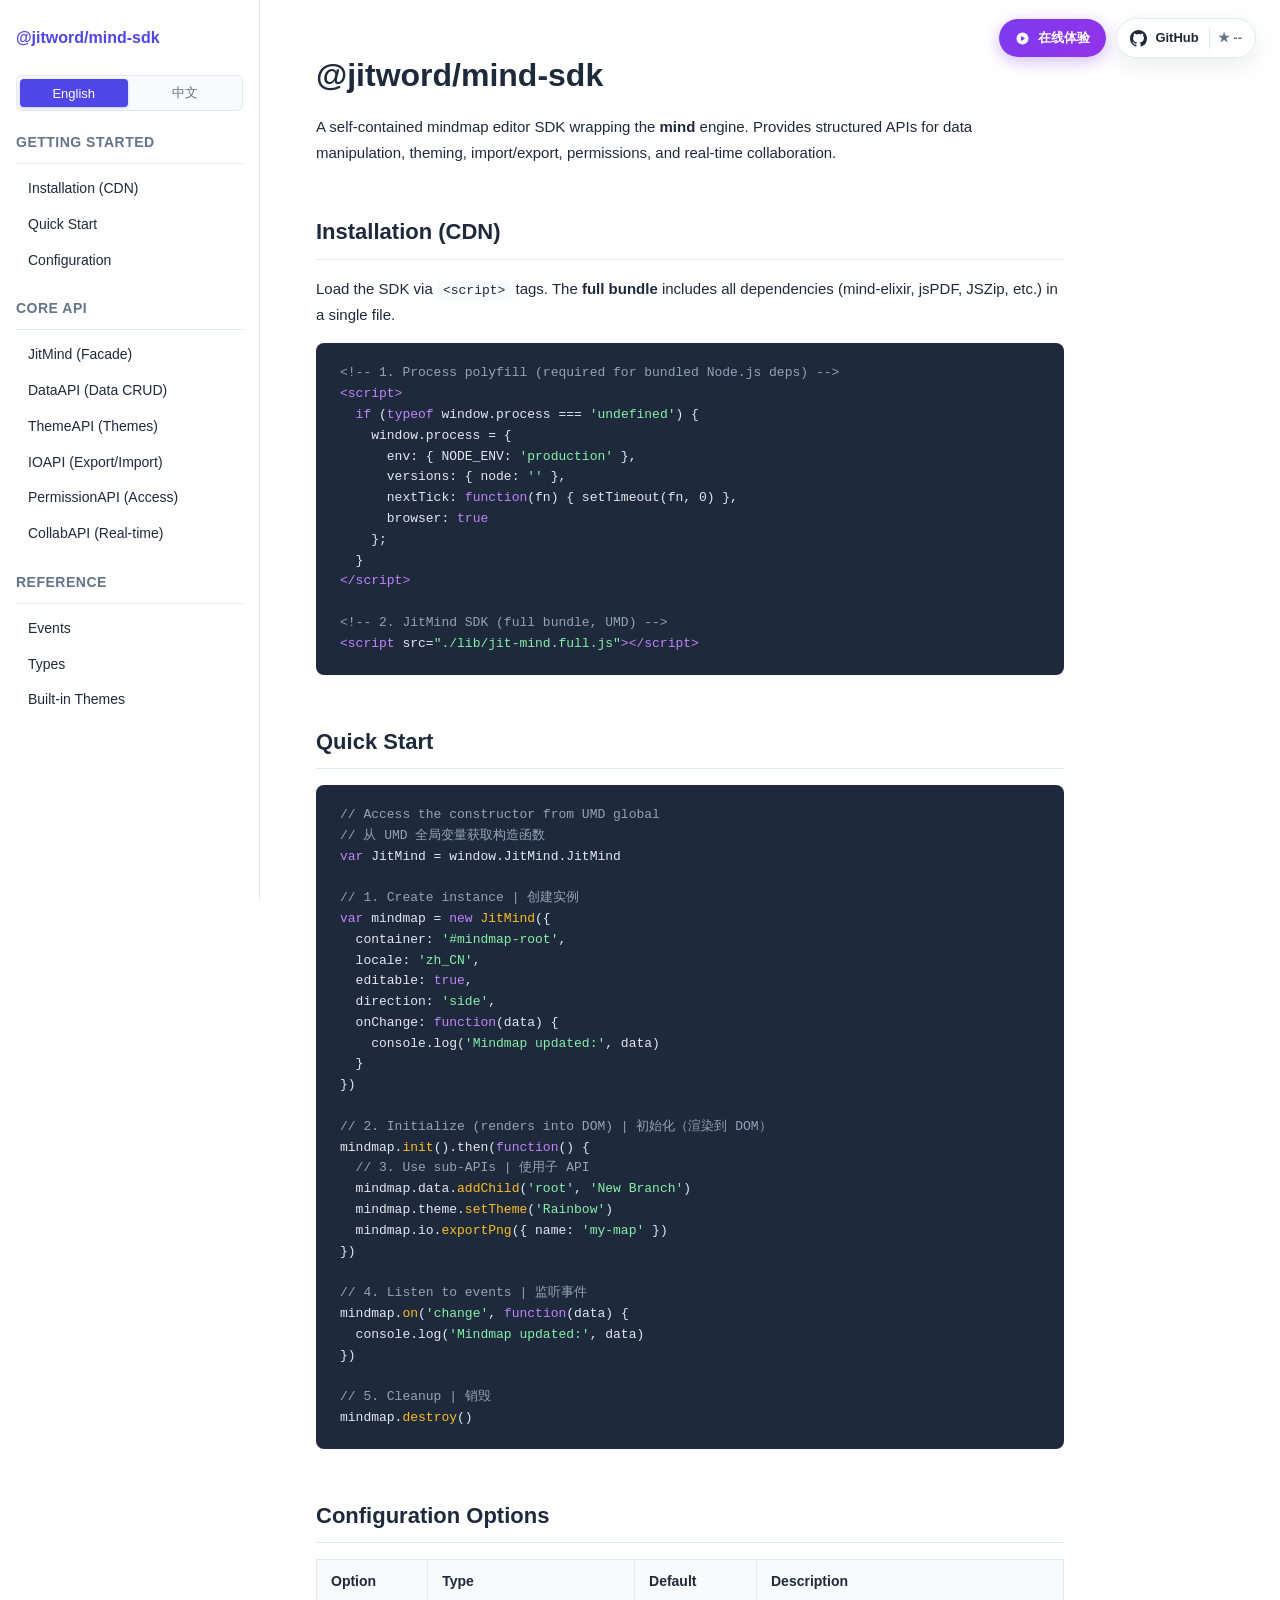
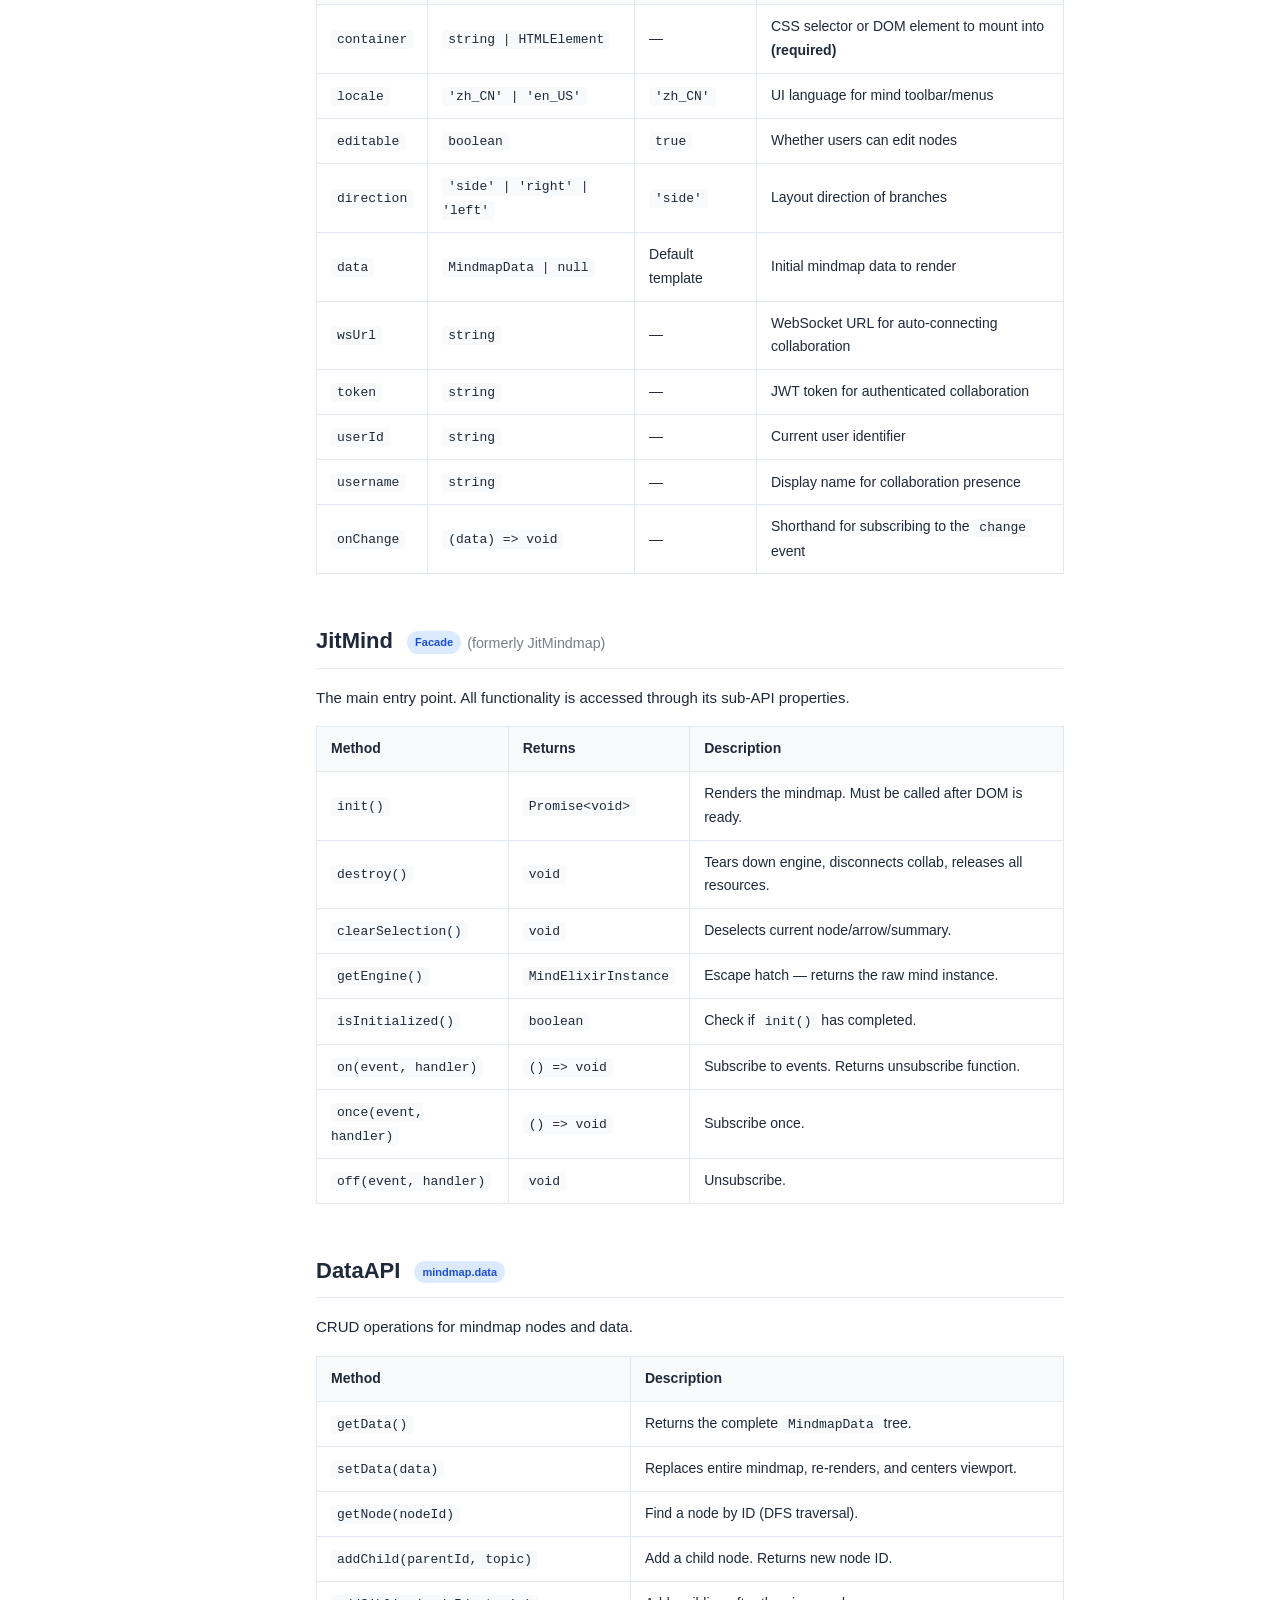
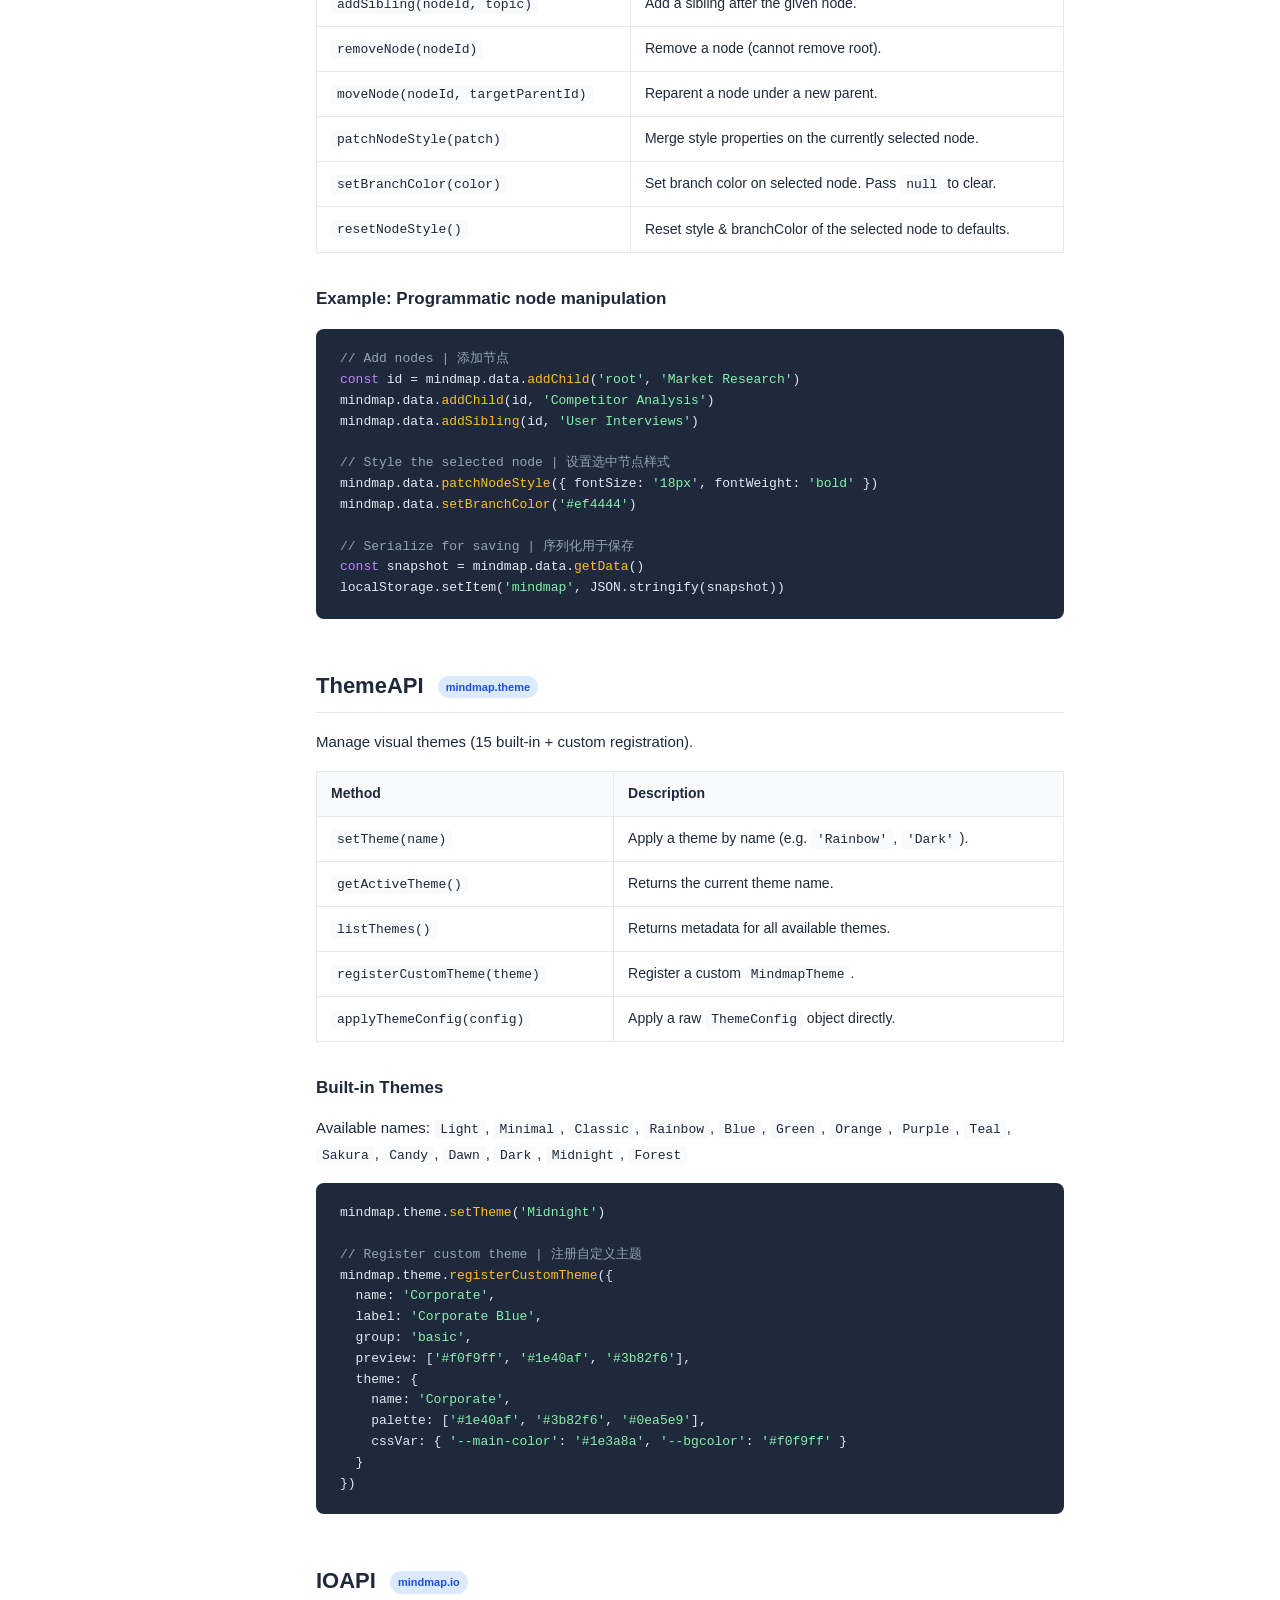
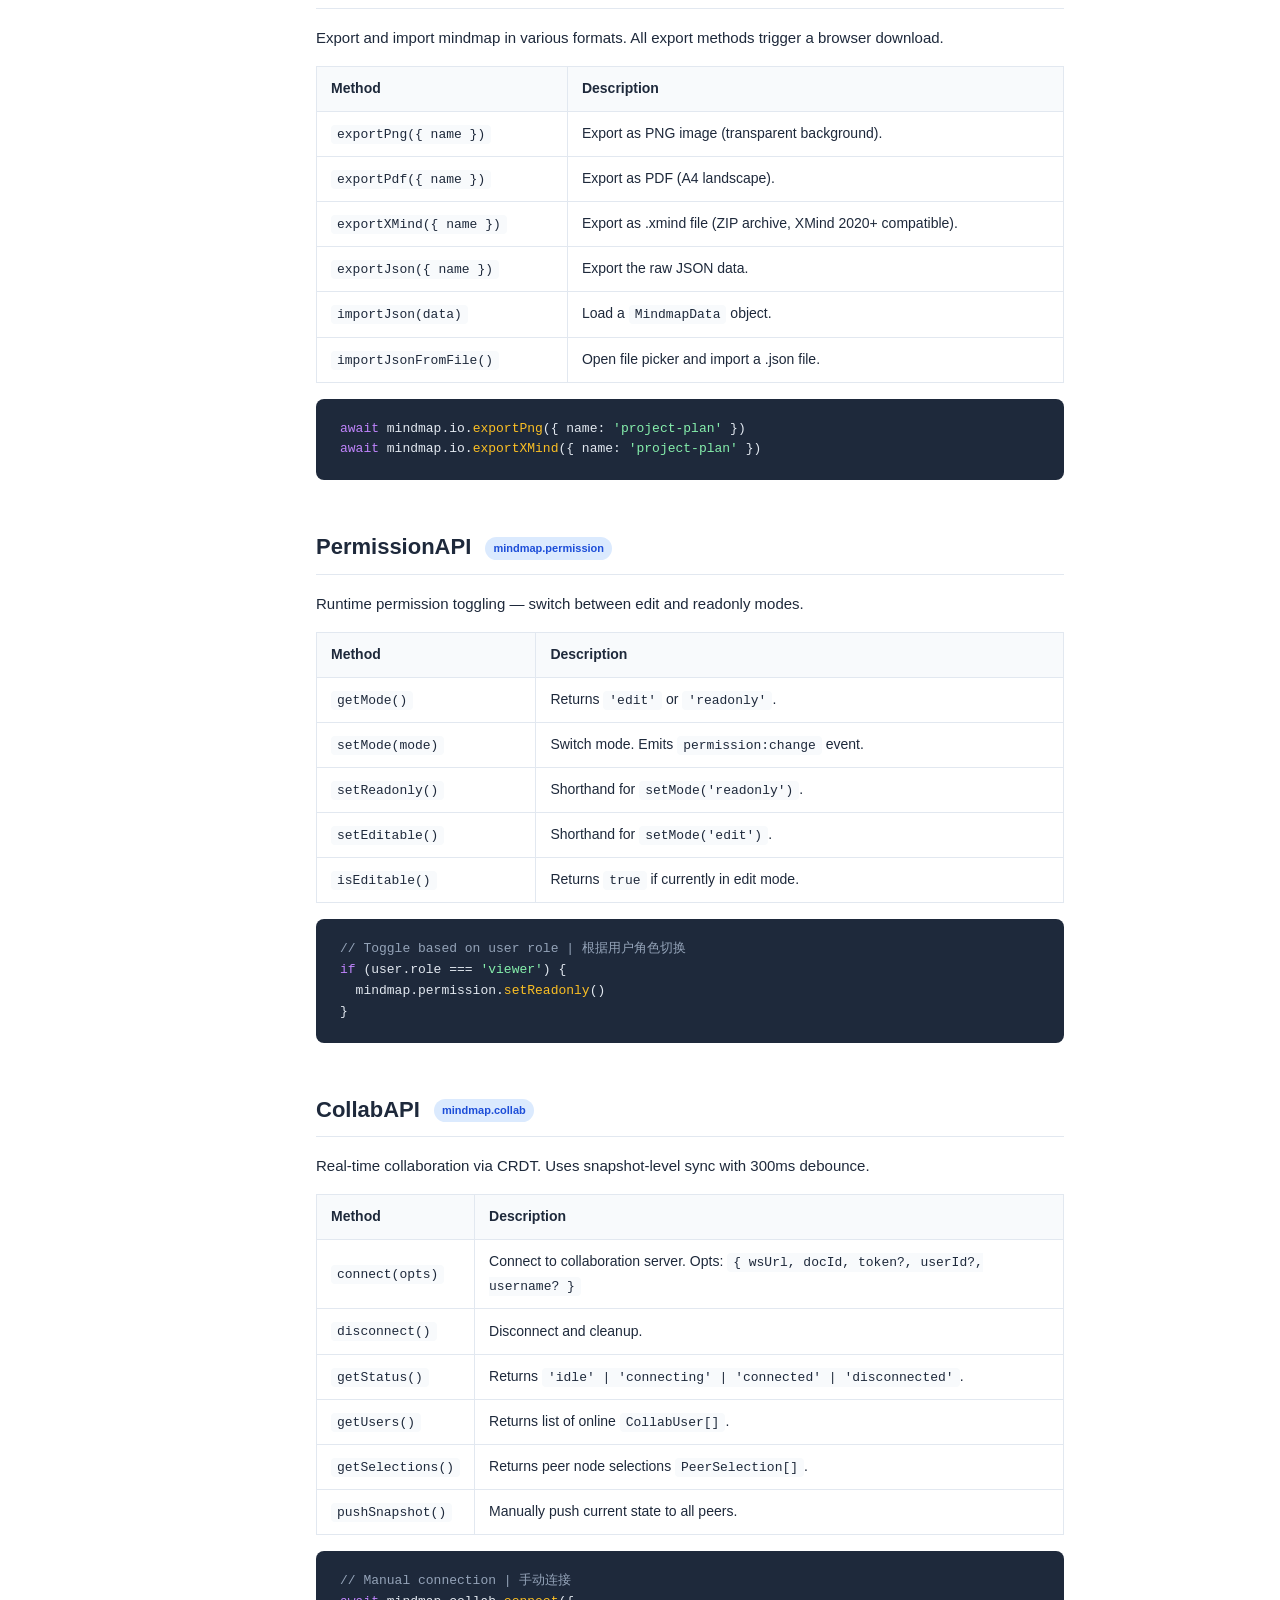
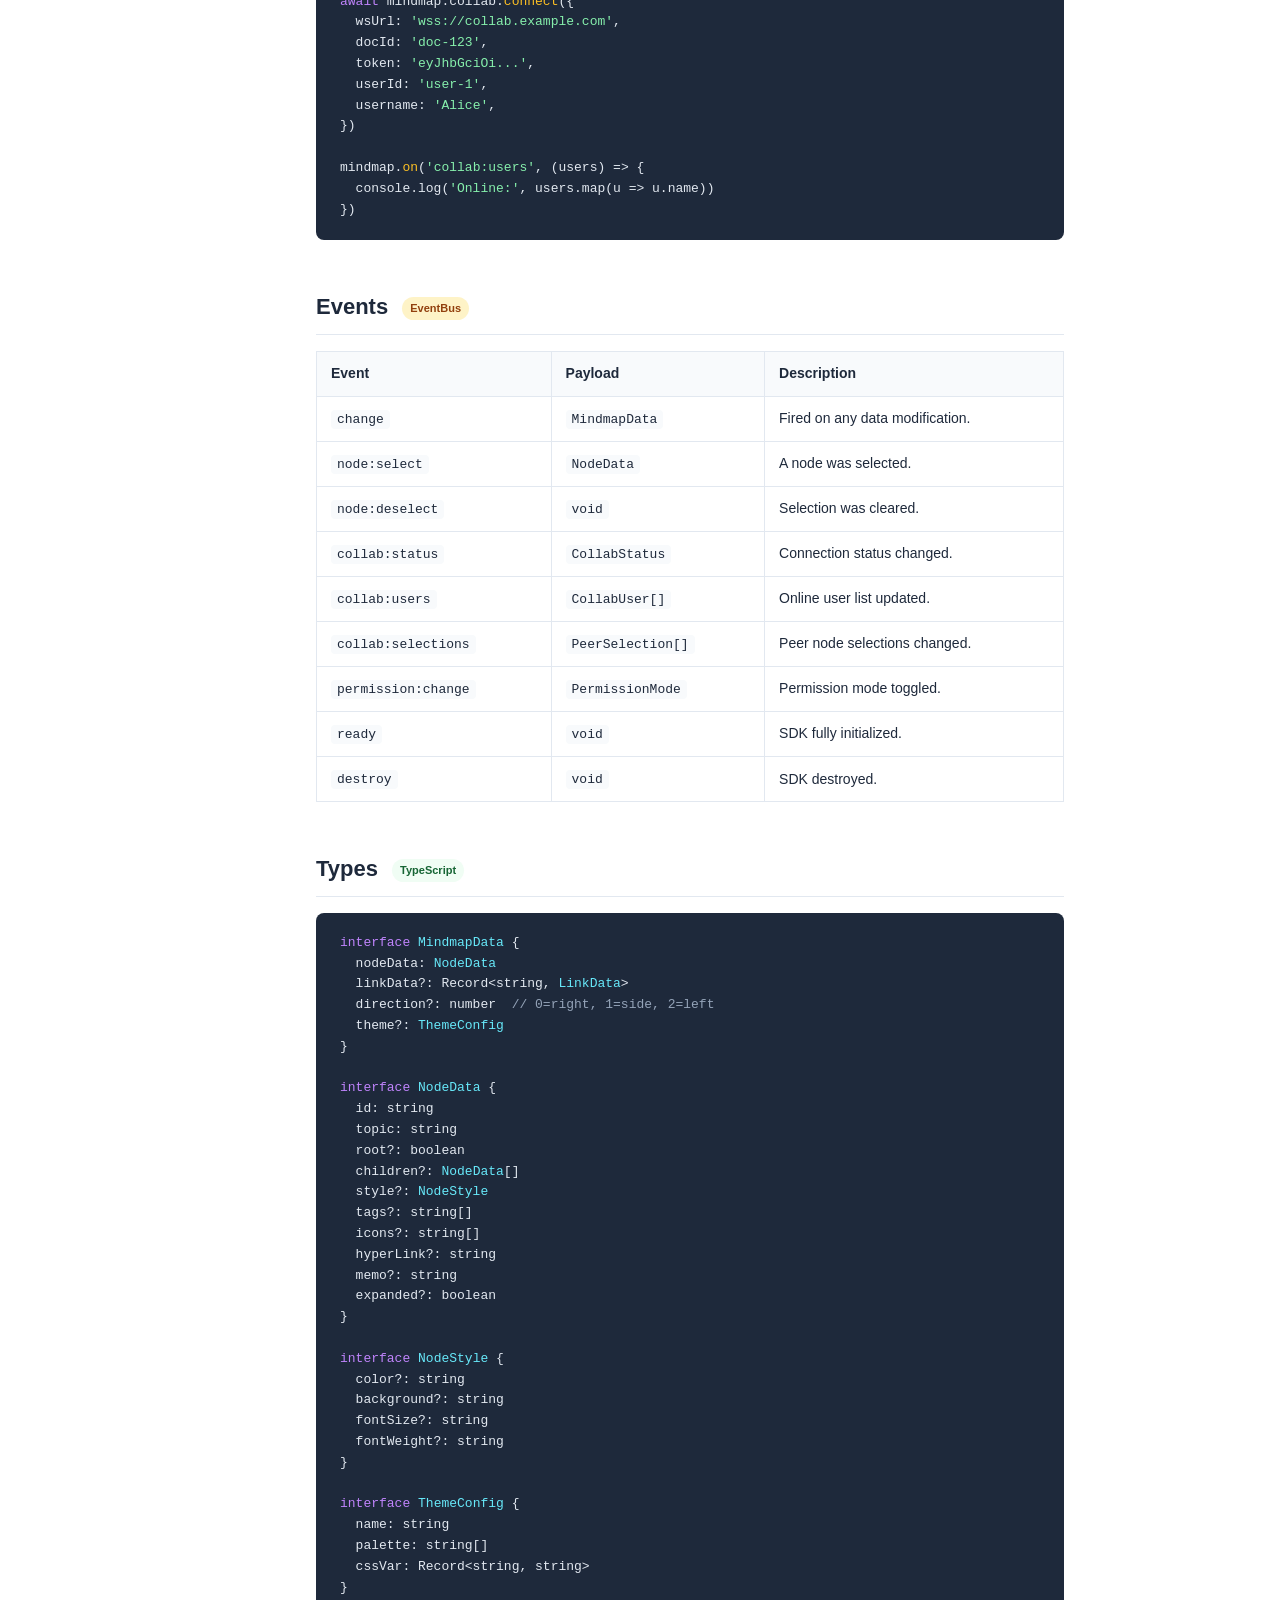
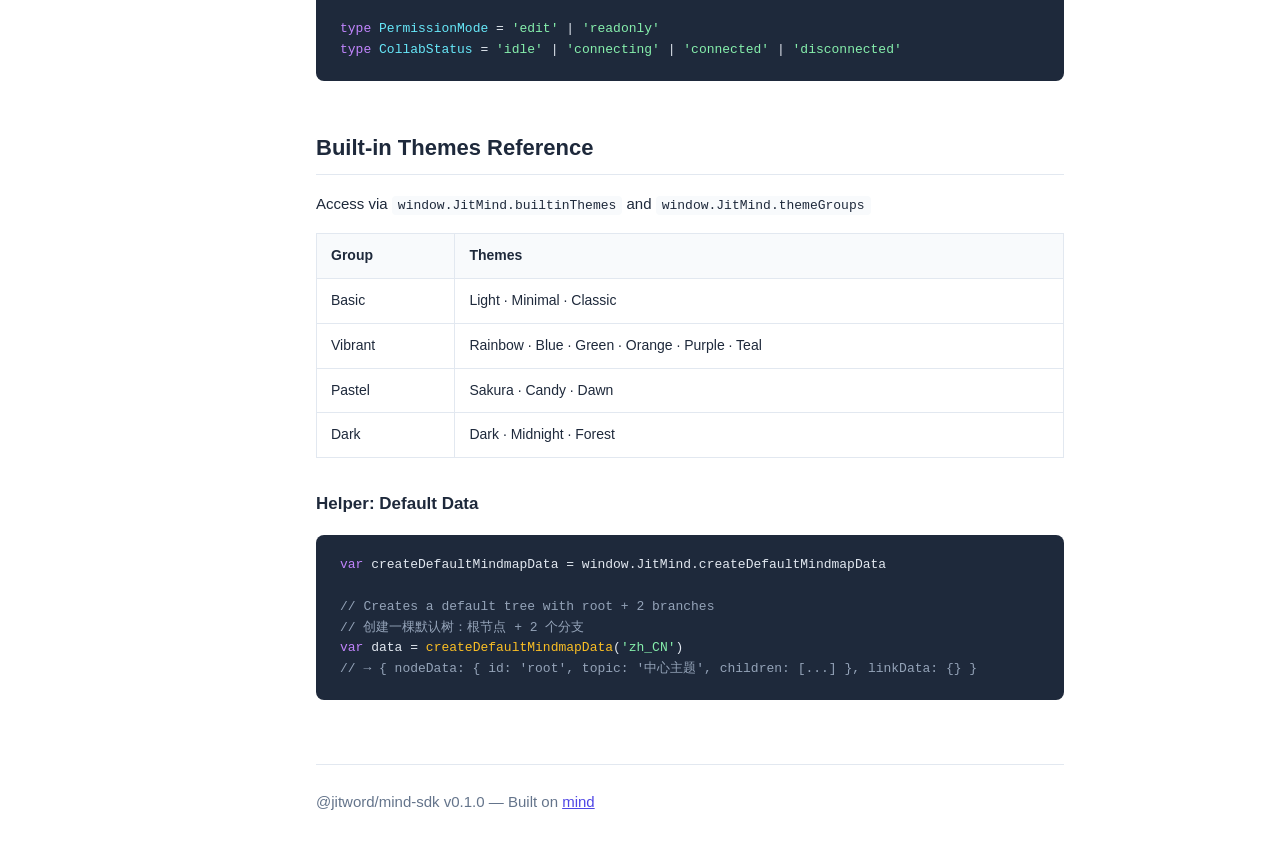
<file: mind/doc/index.html>
<!DOCTYPE html>
<html lang="en">
<head>
  <meta charset="UTF-8" />
  <meta name="viewport" content="width=device-width, initial-scale=1.0" />
  <meta http-equiv="Cache-Control" content="no-cache, no-store, must-revalidate" />
  <title>@jitword/mind-sdk — API Documentation</title>
  <style>
    :root {
      --brand: #4f46e5;
      --brand-light: #eef2ff;
      --text: #1e293b;
      --text-muted: #64748b;
      --bg: #ffffff;
      --bg-code: #f8fafc;
      --border: #e2e8f0;
      --radius: 8px;
      --font-mono: 'JetBrains Mono', 'Fira Code', 'SF Mono', Consolas, monospace;
    }
    * { box-sizing: border-box; margin: 0; padding: 0; }
    body {
      font-family: -apple-system, BlinkMacSystemFont, 'Segoe UI', Roboto, sans-serif;
      color: var(--text);
      background: var(--bg);
      line-height: 1.7;
    }

    /* Layout */
    .page { display: flex; min-height: 100vh; }
    .sidebar {
      position: sticky; top: 0; height: 100vh; width: 260px;
      overflow-y: auto; border-right: 1px solid var(--border);
      padding: 24px 16px; flex-shrink: 0;
    }
    .sidebar h2 { font-size: 14px; color: var(--text-muted); margin: 20px 0 8px; text-transform: uppercase; letter-spacing: 0.5px; }
    .sidebar a {
      display: block; padding: 5px 12px; border-radius: 6px;
      color: var(--text); text-decoration: none; font-size: 14px; margin: 2px 0;
    }
    .sidebar a:hover { background: var(--brand-light); color: var(--brand); }
    .sidebar .logo { font-size: 16px; font-weight: 700; color: var(--brand); margin-bottom: 24px; }
    .main { flex: 1; max-width: 860px; padding: 48px 56px; }
    .top-actions {
      position: fixed; top: 18px; right: 24px; z-index: 20;
      display: flex; align-items: center; gap: 10px;
    }
    .github-button {
      display: inline-flex; align-items: center; gap: 8px;
      min-height: 36px; padding: 8px 13px; border: 1px solid var(--border);
      border-radius: 999px; background: rgba(255,255,255,0.92); color: var(--text);
      text-decoration: none; font-size: 13px; font-weight: 650;
      box-shadow: 0 8px 24px rgba(15,23,42,0.08); backdrop-filter: blur(10px);
      transition: transform 0.15s, border-color 0.15s, box-shadow 0.15s;
    }
    .github-button:hover {
      transform: translateY(-1px); border-color: var(--brand);
      box-shadow: 0 12px 28px rgba(79,70,229,0.14); color: var(--brand);
    }
    .github-icon { width: 17px; height: 17px; flex-shrink: 0; }
    .github-stars {
      display: inline-flex; align-items: center; gap: 5px;
      padding-left: 8px; margin-left: 2px; border-left: 1px solid var(--border);
      color: var(--text-muted); font-weight: 700;
    }
    .github-stars.loading { color: var(--text-muted); font-weight: 600; }

    /* Demo button */
    .demo-button {
      display: inline-flex; align-items: center; gap: 8px;
      min-height: 36px; padding: 8px 16px;
      border-radius: 999px; border: none;
      background: linear-gradient(135deg, #7C3AED, #9333EA);
      color: #fff; text-decoration: none; font-size: 13px; font-weight: 650;
      box-shadow: 0 4px 16px rgba(124,58,237,0.35);
      transition: transform 0.15s, box-shadow 0.15s, opacity 0.15s;
    }
    .demo-button:hover {
      transform: translateY(-1px);
      box-shadow: 0 8px 24px rgba(124,58,237,0.45);
      opacity: 0.92;
    }
    .demo-icon { width: 15px; height: 15px; flex-shrink: 0; }

    /* Typography */
    h1 { font-size: 32px; margin-bottom: 12px; }
    h2 { font-size: 22px; margin: 48px 0 16px; padding-bottom: 8px; border-bottom: 1px solid var(--border); }
    h3 { font-size: 17px; margin: 32px 0 12px; }
    p, li { font-size: 15px; margin-bottom: 10px; }
    ul { padding-left: 24px; }

    /* Code */
    code {
      font-family: var(--font-mono); font-size: 13px;
      background: var(--bg-code); padding: 2px 6px; border-radius: 4px;
    }
    pre {
      background: #1e293b; color: #e2e8f0; padding: 20px 24px;
      border-radius: var(--radius); overflow-x: auto; margin: 16px 0;
      font-family: var(--font-mono); font-size: 13px; line-height: 1.6;
    }
    pre .comment { color: #94a3b8; }
    pre .keyword { color: #c084fc; }
    pre .string { color: #86efac; }
    pre .type { color: #67e8f9; }
    pre .fn { color: #fbbf24; }

    /* Table */
    table { width: 100%; border-collapse: collapse; margin: 16px 0; font-size: 14px; }
    th, td { text-align: left; padding: 10px 14px; border: 1px solid var(--border); }
    th { background: var(--bg-code); font-weight: 600; }

    /* Badge */
    .badge {
      display: inline-block; font-size: 11px; font-weight: 600;
      padding: 2px 8px; border-radius: 12px; margin-left: 8px;
      vertical-align: middle;
    }
    .badge-sub { background: #dbeafe; color: #1d4ed8; }
    .badge-event { background: #fef3c7; color: #92400e; }
    .badge-type { background: #f0fdf4; color: #166534; }

    /* Language switcher */
    .lang-switch {
      display: flex; gap: 4px; margin-bottom: 20px;
      background: var(--bg-code); border-radius: 6px; padding: 3px;
      border: 1px solid var(--border);
    }
    .lang-switch button {
      flex: 1; padding: 5px 12px; border: none; border-radius: 4px;
      font-size: 13px; font-weight: 500; cursor: pointer;
      background: transparent; color: var(--text-muted); transition: all 0.15s;
    }
    .lang-switch button.active {
      background: var(--brand); color: #fff; box-shadow: 0 1px 3px rgba(79,70,229,0.3);
    }
    .lang-switch button:hover:not(.active) { color: var(--brand); }

    /* i18n visibility — controlled by JS adding .lang-hidden class */
    .lang-hidden { display: none !important; }

    /* Responsive */
    @media (max-width: 900px) {
      .sidebar { display: none; }
      .main { padding: 72px 20px 24px; }
      .top-actions { top: 14px; right: 14px; }
      .github-button { min-height: 34px; padding: 7px 11px; font-size: 12px; }
      .demo-button { min-height: 34px; padding: 7px 12px; font-size: 12px; }
    }
  </style>
</head>
<body>
<div class="top-actions">
  <a class="demo-button" href="https://jitword.com/mind/example" target="_blank" rel="noopener noreferrer" aria-label="在线体验思维导图">
    <svg class="demo-icon" viewBox="0 0 20 20" fill="currentColor" aria-hidden="true">
      <path fill-rule="evenodd" d="M10 18a8 8 0 100-16 8 8 0 000 16zM9.555 7.168A1 1 0 008 8v4a1 1 0 001.555.832l3-2a1 1 0 000-1.664l-3-2z" clip-rule="evenodd"/>
    </svg>
    在线体验
  </a>
  <a class="github-button" href="https://github.com/jitOffice/jitword-sdk" target="_blank" rel="noopener noreferrer" aria-label="Open jitword-sdk on GitHub">
    <svg class="github-icon" viewBox="0 0 16 16" aria-hidden="true" fill="currentColor">
      <path d="M8 0C3.58 0 0 3.58 0 8c0 3.54 2.29 6.53 5.47 7.59.4.07.55-.17.55-.38 0-.19-.01-.82-.01-1.49-2.01.37-2.53-.49-2.69-.94-.09-.23-.48-.94-.82-1.13-.28-.15-.68-.52-.01-.53.63-.01 1.08.58 1.23.82.72 1.21 1.87.87 2.33.66.07-.52.28-.87.51-1.07-1.78-.2-3.64-.89-3.64-3.95 0-.87.31-1.59.82-2.15-.08-.2-.36-1.02.08-2.12 0 0 .67-.21 2.2.82A7.65 7.65 0 0 1 8 3.86c.68 0 1.36.09 2 .27 1.53-1.04 2.2-.82 2.2-.82.44 1.1.16 1.92.08 2.12.51.56.82 1.27.82 2.15 0 3.07-1.87 3.75-3.65 3.95.29.25.54.73.54 1.48 0 1.07-.01 1.93-.01 2.2 0 .21.15.46.55.38A8.01 8.01 0 0 0 16 8c0-4.42-3.58-8-8-8Z" />
    </svg>
    GitHub
    <span class="github-stars loading" id="github-stars">★ --</span>
  </a>
</div>
<div class="page">
  <!-- Sidebar Navigation -->
  <nav class="sidebar">
    <div class="logo">@jitword/mind-sdk</div>

    <div class="lang-switch">
      <button id="btn-en" class="active" onclick="setLang('en')">English</button>
      <button id="btn-zh" onclick="setLang('zh')">中文</button>
    </div>

    <h2 data-lang="en">Getting Started</h2>
    <h2 data-lang="zh">快速上手</h2>
    <a href="#installation" data-lang="en">Installation (CDN)</a>
    <a href="#installation" data-lang="zh">安装（CDN）</a>
    <a href="#quick-start" data-lang="en">Quick Start</a>
    <a href="#quick-start" data-lang="zh">快速开始</a>
    <a href="#options" data-lang="en">Configuration</a>
    <a href="#options" data-lang="zh">配置选项</a>

    <h2 data-lang="en">Core API</h2>
    <h2 data-lang="zh">核心 API</h2>
    <a href="#jitmind" data-lang="en">JitMind (Facade)</a>
    <a href="#jitmind" data-lang="zh">JitMind（主入口）</a>
    <a href="#data-api" data-lang="en">DataAPI (Data CRUD)</a>
    <a href="#data-api" data-lang="zh">DataAPI（数据操作）</a>
    <a href="#theme-api" data-lang="en">ThemeAPI (Themes)</a>
    <a href="#theme-api" data-lang="zh">ThemeAPI（主题管理）</a>
    <a href="#io-api" data-lang="en">IOAPI (Export/Import)</a>
    <a href="#io-api" data-lang="zh">IOAPI（导入/导出）</a>
    <a href="#permission-api" data-lang="en">PermissionAPI (Access)</a>
    <a href="#permission-api" data-lang="zh">PermissionAPI（权限控制）</a>
    <a href="#collab-api" data-lang="en">CollabAPI (Real-time)</a>
    <a href="#collab-api" data-lang="zh">CollabAPI（实时协作）</a>

    <h2 data-lang="en">Reference</h2>
    <h2 data-lang="zh">参考</h2>
    <a href="#events" data-lang="en">Events</a>
    <a href="#events" data-lang="zh">事件</a>
    <a href="#types" data-lang="en">Types</a>
    <a href="#types" data-lang="zh">类型定义</a>
    <a href="#themes" data-lang="en">Built-in Themes</a>
    <a href="#themes" data-lang="zh">内置主题</a>
  </nav>

  <!-- Main Content -->
  <main class="main">
    <h1>@jitword/mind-sdk</h1>
    <p data-lang="en">A self-contained mindmap editor SDK wrapping the <strong>mind</strong> engine. Provides structured APIs for data manipulation, theming, import/export, permissions, and real-time collaboration.</p>
    <p data-lang="zh">一个 <strong>支持本地部署</strong> 的独立思维导图 SDK。提供数据操作、主题管理、导入导出、权限控制和实时协作等结构化 API。</p>

    <!-- Installation -->
    <h2 id="installation" data-lang="en">Installation (CDN)</h2>
    <h2 id="installation-zh" data-lang="zh">安装（CDN）</h2>
    <p data-lang="en">Load the SDK via <code>&lt;script&gt;</code> tags. The <strong>full bundle</strong> includes all dependencies (mind-elixir, jsPDF, JSZip, etc.) in a single file.</p>
    <p data-lang="zh">通过 <code>&lt;script&gt;</code> 标签加载 SDK。<strong>完整包</strong>将所有依赖打包为单一文件。</p>
    <pre><span class="comment">&lt;!-- 1. Process polyfill (required for bundled Node.js deps) --&gt;</span>
<span class="keyword">&lt;script&gt;</span>
  <span class="keyword">if</span> (<span class="keyword">typeof</span> window.process === <span class="string">'undefined'</span>) {
    window.process = {
      env: { NODE_ENV: <span class="string">'production'</span> },
      versions: { node: <span class="string">''</span> },
      nextTick: <span class="keyword">function</span>(fn) { setTimeout(fn, 0) },
      browser: <span class="keyword">true</span>
    };
  }
<span class="keyword">&lt;/script&gt;</span>

<span class="comment">&lt;!-- 2. JitMind SDK (full bundle, UMD) --&gt;</span>
<span class="keyword">&lt;script</span> src=<span class="string">"./lib/jit-mind.full.js"</span><span class="keyword">&gt;&lt;/script&gt;</span></pre>

    <!-- Quick Start -->
    <h2 id="quick-start" data-lang="en">Quick Start</h2>
    <h2 data-lang="zh">快速开始</h2>
    <pre><span class="comment">// Access the constructor from UMD global</span>
<span class="comment">// 从 UMD 全局变量获取构造函数</span>
<span class="keyword">var</span> JitMind = window.JitMind.JitMind

<span class="comment">// 1. Create instance | 创建实例</span>
<span class="keyword">var</span> mindmap = <span class="keyword">new</span> <span class="fn">JitMind</span>({
  container: <span class="string">'#mindmap-root'</span>,
  locale: <span class="string">'zh_CN'</span>,
  editable: <span class="keyword">true</span>,
  direction: <span class="string">'side'</span>,
  onChange: <span class="keyword">function</span>(data) {
    console.log(<span class="string">'Mindmap updated:'</span>, data)
  }
})

<span class="comment">// 2. Initialize (renders into DOM) | 初始化（渲染到 DOM）</span>
mindmap.<span class="fn">init</span>().then(<span class="keyword">function</span>() {
  <span class="comment">// 3. Use sub-APIs | 使用子 API</span>
  mindmap.data.<span class="fn">addChild</span>(<span class="string">'root'</span>, <span class="string">'New Branch'</span>)
  mindmap.theme.<span class="fn">setTheme</span>(<span class="string">'Rainbow'</span>)
  mindmap.io.<span class="fn">exportPng</span>({ name: <span class="string">'my-map'</span> })
})

<span class="comment">// 4. Listen to events | 监听事件</span>
mindmap.<span class="fn">on</span>(<span class="string">'change'</span>, <span class="keyword">function</span>(data) {
  console.log(<span class="string">'Mindmap updated:'</span>, data)
})

<span class="comment">// 5. Cleanup | 销毁</span>
mindmap.<span class="fn">destroy</span>()</pre>

    <!-- Configuration -->
    <h2 id="options" data-lang="en">Configuration Options</h2>
    <h2 data-lang="zh">配置选项</h2>

    <table data-lang="en">
      <thead><tr><th>Option</th><th>Type</th><th>Default</th><th>Description</th></tr></thead>
      <tbody>
        <tr><td><code>container</code></td><td><code>string | HTMLElement</code></td><td>—</td><td>CSS selector or DOM element to mount into <strong>(required)</strong></td></tr>
        <tr><td><code>locale</code></td><td><code>'zh_CN' | 'en_US'</code></td><td><code>'zh_CN'</code></td><td>UI language for mind toolbar/menus</td></tr>
        <tr><td><code>editable</code></td><td><code>boolean</code></td><td><code>true</code></td><td>Whether users can edit nodes</td></tr>
        <tr><td><code>direction</code></td><td><code>'side' | 'right' | 'left'</code></td><td><code>'side'</code></td><td>Layout direction of branches</td></tr>
        <tr><td><code>data</code></td><td><code>MindmapData | null</code></td><td>Default template</td><td>Initial mindmap data to render</td></tr>
        <tr><td><code>wsUrl</code></td><td><code>string</code></td><td>—</td><td>WebSocket URL for auto-connecting collaboration</td></tr>
        <tr><td><code>token</code></td><td><code>string</code></td><td>—</td><td>JWT token for authenticated collaboration</td></tr>
        <tr><td><code>userId</code></td><td><code>string</code></td><td>—</td><td>Current user identifier</td></tr>
        <tr><td><code>username</code></td><td><code>string</code></td><td>—</td><td>Display name for collaboration presence</td></tr>
        <tr><td><code>onChange</code></td><td><code>(data) => void</code></td><td>—</td><td>Shorthand for subscribing to the <code>change</code> event</td></tr>
      </tbody>
    </table>
    <table data-lang="zh">
      <thead><tr><th>选项</th><th>类型</th><th>默认值</th><th>说明</th></tr></thead>
      <tbody>
        <tr><td><code>container</code></td><td><code>string | HTMLElement</code></td><td>—</td><td>CSS 选择器或 DOM 元素 <strong>（必填）</strong></td></tr>
        <tr><td><code>locale</code></td><td><code>'zh_CN' | 'en_US'</code></td><td><code>'zh_CN'</code></td><td>工具栏/菜单的语言</td></tr>
        <tr><td><code>editable</code></td><td><code>boolean</code></td><td><code>true</code></td><td>是否允许编辑节点</td></tr>
        <tr><td><code>direction</code></td><td><code>'side' | 'right' | 'left'</code></td><td><code>'side'</code></td><td>分支布局方向</td></tr>
        <tr><td><code>data</code></td><td><code>MindmapData | null</code></td><td>默认模板</td><td>初始化时加载的思维导图数据</td></tr>
        <tr><td><code>wsUrl</code></td><td><code>string</code></td><td>—</td><td>WebSocket URL，传入后自动连接协作</td></tr>
        <tr><td><code>token</code></td><td><code>string</code></td><td>—</td><td>JWT 鉴权 Token</td></tr>
        <tr><td><code>userId</code></td><td><code>string</code></td><td>—</td><td>当前用户 ID</td></tr>
        <tr><td><code>username</code></td><td><code>string</code></td><td>—</td><td>协作中显示的用户名</td></tr>
        <tr><td><code>onChange</code></td><td><code>(data) => void</code></td><td>—</td><td>数据变更回调（<code>change</code> 事件的快捷方式）</td></tr>
      </tbody>
    </table>

    <!-- JitMind -->
    <h2 id="jitmind">JitMind <span class="badge badge-sub">Facade</span> <small style="font-size:0.65em;font-weight:normal;opacity:0.6">(formerly JitMindmap)</small></h2>
    <p data-lang="en">The main entry point. All functionality is accessed through its sub-API properties.</p>
    <p data-lang="zh">主入口类。所有功能通过其子 API 属性访问。</p>

    <table data-lang="en">
      <thead><tr><th>Method</th><th>Returns</th><th>Description</th></tr></thead>
      <tbody>
        <tr><td><code>init()</code></td><td><code>Promise&lt;void&gt;</code></td><td>Renders the mindmap. Must be called after DOM is ready.</td></tr>
        <tr><td><code>destroy()</code></td><td><code>void</code></td><td>Tears down engine, disconnects collab, releases all resources.</td></tr>
        <tr><td><code>clearSelection()</code></td><td><code>void</code></td><td>Deselects current node/arrow/summary.</td></tr>
        <tr><td><code>getEngine()</code></td><td><code>MindElixirInstance</code></td><td>Escape hatch — returns the raw mind instance.</td></tr>
        <tr><td><code>isInitialized()</code></td><td><code>boolean</code></td><td>Check if <code>init()</code> has completed.</td></tr>
        <tr><td><code>on(event, handler)</code></td><td><code>() => void</code></td><td>Subscribe to events. Returns unsubscribe function.</td></tr>
        <tr><td><code>once(event, handler)</code></td><td><code>() => void</code></td><td>Subscribe once.</td></tr>
        <tr><td><code>off(event, handler)</code></td><td><code>void</code></td><td>Unsubscribe.</td></tr>
      </tbody>
    </table>
    <table data-lang="zh">
      <thead><tr><th>方法</th><th>返回值</th><th>说明</th></tr></thead>
      <tbody>
        <tr><td><code>init()</code></td><td><code>Promise&lt;void&gt;</code></td><td>渲染思维导图。需在 DOM 就绪后调用。</td></tr>
        <tr><td><code>destroy()</code></td><td><code>void</code></td><td>销毁引擎、断开协作、释放所有资源。</td></tr>
        <tr><td><code>clearSelection()</code></td><td><code>void</code></td><td>取消当前节点/箭头/摘要的选中状态。</td></tr>
        <tr><td><code>getEngine()</code></td><td><code>MindElixirInstance</code></td><td>获取底层 mind 实例（高级用法）。</td></tr>
        <tr><td><code>isInitialized()</code></td><td><code>boolean</code></td><td>检查 <code>init()</code> 是否已完成。</td></tr>
        <tr><td><code>on(event, handler)</code></td><td><code>() => void</code></td><td>订阅事件。返回取消订阅函数。</td></tr>
        <tr><td><code>once(event, handler)</code></td><td><code>() => void</code></td><td>订阅一次性事件。</td></tr>
        <tr><td><code>off(event, handler)</code></td><td><code>void</code></td><td>取消订阅。</td></tr>
      </tbody>
    </table>

    <!-- DataAPI -->
    <h2 id="data-api">DataAPI <span class="badge badge-sub">mindmap.data</span></h2>
    <p data-lang="en">CRUD operations for mindmap nodes and data.</p>
    <p data-lang="zh">思维导图节点与数据的增删改查操作。</p>

    <table data-lang="en">
      <thead><tr><th>Method</th><th>Description</th></tr></thead>
      <tbody>
        <tr><td><code>getData()</code></td><td>Returns the complete <code>MindmapData</code> tree.</td></tr>
        <tr><td><code>setData(data)</code></td><td>Replaces entire mindmap, re-renders, and centers viewport.</td></tr>
        <tr><td><code>getNode(nodeId)</code></td><td>Find a node by ID (DFS traversal).</td></tr>
        <tr><td><code>addChild(parentId, topic)</code></td><td>Add a child node. Returns new node ID.</td></tr>
        <tr><td><code>addSibling(nodeId, topic)</code></td><td>Add a sibling after the given node.</td></tr>
        <tr><td><code>removeNode(nodeId)</code></td><td>Remove a node (cannot remove root).</td></tr>
        <tr><td><code>moveNode(nodeId, targetParentId)</code></td><td>Reparent a node under a new parent.</td></tr>
        <tr><td><code>patchNodeStyle(patch)</code></td><td>Merge style properties on the currently selected node.</td></tr>
        <tr><td><code>setBranchColor(color)</code></td><td>Set branch color on selected node. Pass <code>null</code> to clear.</td></tr>
        <tr><td><code>resetNodeStyle()</code></td><td>Reset style &amp; branchColor of the selected node to defaults.</td></tr>
      </tbody>
    </table>
    <table data-lang="zh">
      <thead><tr><th>方法</th><th>说明</th></tr></thead>
      <tbody>
        <tr><td><code>getData()</code></td><td>返回完整的 <code>MindmapData</code> 数据树。</td></tr>
        <tr><td><code>setData(data)</code></td><td>替换整个思维导图数据，重新渲染并居中视口。</td></tr>
        <tr><td><code>getNode(nodeId)</code></td><td>按 ID 查找节点（深度优先遍历）。</td></tr>
        <tr><td><code>addChild(parentId, topic)</code></td><td>添加子节点。返回新节点 ID。</td></tr>
        <tr><td><code>addSibling(nodeId, topic)</code></td><td>在指定节点后添加兄弟节点。</td></tr>
        <tr><td><code>removeNode(nodeId)</code></td><td>删除节点（不能删除根节点）。</td></tr>
        <tr><td><code>moveNode(nodeId, targetParentId)</code></td><td>将节点移动到新的父节点下。</td></tr>
        <tr><td><code>patchNodeStyle(patch)</code></td><td>合并样式属性到当前选中节点。</td></tr>
        <tr><td><code>setBranchColor(color)</code></td><td>设置选中节点的分支颜色。传 <code>null</code> 清除。</td></tr>
        <tr><td><code>resetNodeStyle()</code></td><td>重置选中节点的样式和分支颜色为默认值。</td></tr>
      </tbody>
    </table>

    <h3 data-lang="en">Example: Programmatic node manipulation</h3>
    <h3 data-lang="zh">示例：通过代码操作节点</h3>
    <pre><span class="comment">// Add nodes | 添加节点</span>
<span class="keyword">const</span> id = mindmap.data.<span class="fn">addChild</span>(<span class="string">'root'</span>, <span class="string">'Market Research'</span>)
mindmap.data.<span class="fn">addChild</span>(id, <span class="string">'Competitor Analysis'</span>)
mindmap.data.<span class="fn">addSibling</span>(id, <span class="string">'User Interviews'</span>)

<span class="comment">// Style the selected node | 设置选中节点样式</span>
mindmap.data.<span class="fn">patchNodeStyle</span>({ fontSize: <span class="string">'18px'</span>, fontWeight: <span class="string">'bold'</span> })
mindmap.data.<span class="fn">setBranchColor</span>(<span class="string">'#ef4444'</span>)

<span class="comment">// Serialize for saving | 序列化用于保存</span>
<span class="keyword">const</span> snapshot = mindmap.data.<span class="fn">getData</span>()
localStorage.setItem(<span class="string">'mindmap'</span>, JSON.stringify(snapshot))</pre>

    <!-- ThemeAPI -->
    <h2 id="theme-api">ThemeAPI <span class="badge badge-sub">mindmap.theme</span></h2>
    <p data-lang="en">Manage visual themes (15 built-in + custom registration).</p>
    <p data-lang="zh">管理视觉主题（15 个内置 + 自定义注册）。</p>

    <table data-lang="en">
      <thead><tr><th>Method</th><th>Description</th></tr></thead>
      <tbody>
        <tr><td><code>setTheme(name)</code></td><td>Apply a theme by name (e.g. <code>'Rainbow'</code>, <code>'Dark'</code>).</td></tr>
        <tr><td><code>getActiveTheme()</code></td><td>Returns the current theme name.</td></tr>
        <tr><td><code>listThemes()</code></td><td>Returns metadata for all available themes.</td></tr>
        <tr><td><code>registerCustomTheme(theme)</code></td><td>Register a custom <code>MindmapTheme</code>.</td></tr>
        <tr><td><code>applyThemeConfig(config)</code></td><td>Apply a raw <code>ThemeConfig</code> object directly.</td></tr>
      </tbody>
    </table>
    <table data-lang="zh">
      <thead><tr><th>方法</th><th>说明</th></tr></thead>
      <tbody>
        <tr><td><code>setTheme(name)</code></td><td>按名称应用主题（如 <code>'Rainbow'</code>、<code>'Dark'</code>）。</td></tr>
        <tr><td><code>getActiveTheme()</code></td><td>返回当前主题名称。</td></tr>
        <tr><td><code>listThemes()</code></td><td>返回所有可用主题的元数据。</td></tr>
        <tr><td><code>registerCustomTheme(theme)</code></td><td>注册自定义 <code>MindmapTheme</code>。</td></tr>
        <tr><td><code>applyThemeConfig(config)</code></td><td>直接应用一个 <code>ThemeConfig</code> 对象。</td></tr>
      </tbody>
    </table>

    <h3 data-lang="en">Built-in Themes</h3>
    <h3 data-lang="zh">内置主题</h3>
    <p data-lang="en">Available names: <code>Light</code>, <code>Minimal</code>, <code>Classic</code>, <code>Rainbow</code>, <code>Blue</code>, <code>Green</code>, <code>Orange</code>, <code>Purple</code>, <code>Teal</code>, <code>Sakura</code>, <code>Candy</code>, <code>Dawn</code>, <code>Dark</code>, <code>Midnight</code>, <code>Forest</code></p>
    <p data-lang="zh">可用主题名：<code>Light</code>（浅色）、<code>Minimal</code>（极简灰）、<code>Classic</code>（经典商务）、<code>Rainbow</code>（彩虹）、<code>Blue</code>（海洋蓝）、<code>Green</code>（清新绿）、<code>Orange</code>（活力橙）、<code>Purple</code>（优雅紫）、<code>Teal</code>（薄荷青）、<code>Sakura</code>（樱花粉）、<code>Candy</code>（糖果）、<code>Dawn</code>（晨曦）、<code>Dark</code>（深色）、<code>Midnight</code>（午夜蓝）、<code>Forest</code>（森林）</p>
    <pre>mindmap.theme.<span class="fn">setTheme</span>(<span class="string">'Midnight'</span>)

<span class="comment">// Register custom theme | 注册自定义主题</span>
mindmap.theme.<span class="fn">registerCustomTheme</span>({
  name: <span class="string">'Corporate'</span>,
  label: <span class="string">'Corporate Blue'</span>,
  group: <span class="string">'basic'</span>,
  preview: [<span class="string">'#f0f9ff'</span>, <span class="string">'#1e40af'</span>, <span class="string">'#3b82f6'</span>],
  theme: {
    name: <span class="string">'Corporate'</span>,
    palette: [<span class="string">'#1e40af'</span>, <span class="string">'#3b82f6'</span>, <span class="string">'#0ea5e9'</span>],
    cssVar: { <span class="string">'--main-color'</span>: <span class="string">'#1e3a8a'</span>, <span class="string">'--bgcolor'</span>: <span class="string">'#f0f9ff'</span> }
  }
})</pre>

    <!-- IOAPI -->
    <h2 id="io-api">IOAPI <span class="badge badge-sub">mindmap.io</span></h2>
    <p data-lang="en">Export and import mindmap in various formats. All export methods trigger a browser download.</p>
    <p data-lang="zh">以多种格式导入导出思维导图。所有导出方法会触发浏览器下载。</p>

    <table data-lang="en">
      <thead><tr><th>Method</th><th>Description</th></tr></thead>
      <tbody>
        <tr><td><code>exportPng({ name })</code></td><td>Export as PNG image (transparent background).</td></tr>
        <tr><td><code>exportPdf({ name })</code></td><td>Export as PDF (A4 landscape).</td></tr>
        <tr><td><code>exportXMind({ name })</code></td><td>Export as .xmind file (ZIP archive, XMind 2020+ compatible).</td></tr>
        <tr><td><code>exportJson({ name })</code></td><td>Export the raw JSON data.</td></tr>
        <tr><td><code>importJson(data)</code></td><td>Load a <code>MindmapData</code> object.</td></tr>
        <tr><td><code>importJsonFromFile()</code></td><td>Open file picker and import a .json file.</td></tr>
      </tbody>
    </table>
    <table data-lang="zh">
      <thead><tr><th>方法</th><th>说明</th></tr></thead>
      <tbody>
        <tr><td><code>exportPng({ name })</code></td><td>导出为 PNG 图片（透明背景）。</td></tr>
        <tr><td><code>exportPdf({ name })</code></td><td>导出为 PDF（A4 横向）。</td></tr>
        <tr><td><code>exportXMind({ name })</code></td><td>导出为 .xmind 文件（ZIP 归档，兼容 XMind 2020+）。</td></tr>
        <tr><td><code>exportJson({ name })</code></td><td>导出原始 JSON 数据。</td></tr>
        <tr><td><code>importJson(data)</code></td><td>加载一个 <code>MindmapData</code> 对象。</td></tr>
        <tr><td><code>importJsonFromFile()</code></td><td>打开文件选择器导入 .json 文件。</td></tr>
      </tbody>
    </table>
    <pre><span class="keyword">await</span> mindmap.io.<span class="fn">exportPng</span>({ name: <span class="string">'project-plan'</span> })
<span class="keyword">await</span> mindmap.io.<span class="fn">exportXMind</span>({ name: <span class="string">'project-plan'</span> })</pre>

    <!-- PermissionAPI -->
    <h2 id="permission-api">PermissionAPI <span class="badge badge-sub">mindmap.permission</span></h2>
    <p data-lang="en">Runtime permission toggling — switch between edit and readonly modes.</p>
    <p data-lang="zh">运行时权限切换 — 在编辑和只读模式间切换。</p>

    <table data-lang="en">
      <thead><tr><th>Method</th><th>Description</th></tr></thead>
      <tbody>
        <tr><td><code>getMode()</code></td><td>Returns <code>'edit'</code> or <code>'readonly'</code>.</td></tr>
        <tr><td><code>setMode(mode)</code></td><td>Switch mode. Emits <code>permission:change</code> event.</td></tr>
        <tr><td><code>setReadonly()</code></td><td>Shorthand for <code>setMode('readonly')</code>.</td></tr>
        <tr><td><code>setEditable()</code></td><td>Shorthand for <code>setMode('edit')</code>.</td></tr>
        <tr><td><code>isEditable()</code></td><td>Returns <code>true</code> if currently in edit mode.</td></tr>
      </tbody>
    </table>
    <table data-lang="zh">
      <thead><tr><th>方法</th><th>说明</th></tr></thead>
      <tbody>
        <tr><td><code>getMode()</code></td><td>返回 <code>'edit'</code> 或 <code>'readonly'</code>。</td></tr>
        <tr><td><code>setMode(mode)</code></td><td>切换模式。触发 <code>permission:change</code> 事件。</td></tr>
        <tr><td><code>setReadonly()</code></td><td><code>setMode('readonly')</code> 的快捷方式。</td></tr>
        <tr><td><code>setEditable()</code></td><td><code>setMode('edit')</code> 的快捷方式。</td></tr>
        <tr><td><code>isEditable()</code></td><td>返回当前是否处于编辑模式。</td></tr>
      </tbody>
    </table>
    <pre><span class="comment">// Toggle based on user role | 根据用户角色切换</span>
<span class="keyword">if</span> (user.role === <span class="string">'viewer'</span>) {
  mindmap.permission.<span class="fn">setReadonly</span>()
}</pre>

    <!-- CollabAPI -->
    <h2 id="collab-api">CollabAPI <span class="badge badge-sub">mindmap.collab</span></h2>
    <p data-lang="en">Real-time collaboration via CRDT. Uses snapshot-level sync with 300ms debounce.</p>
    <p data-lang="zh">基于 CRDT算法 的实时协作。采用快照级同步，300ms 防抖。</p>

    <table data-lang="en">
      <thead><tr><th>Method</th><th>Description</th></tr></thead>
      <tbody>
        <tr><td><code>connect(opts)</code></td><td>Connect to collaboration server. Opts: <code>{ wsUrl, docId, token?, userId?, username? }</code></td></tr>
        <tr><td><code>disconnect()</code></td><td>Disconnect and cleanup.</td></tr>
        <tr><td><code>getStatus()</code></td><td>Returns <code>'idle' | 'connecting' | 'connected' | 'disconnected'</code>.</td></tr>
        <tr><td><code>getUsers()</code></td><td>Returns list of online <code>CollabUser[]</code>.</td></tr>
        <tr><td><code>getSelections()</code></td><td>Returns peer node selections <code>PeerSelection[]</code>.</td></tr>
        <tr><td><code>pushSnapshot()</code></td><td>Manually push current state to all peers.</td></tr>
      </tbody>
    </table>
    <table data-lang="zh">
      <thead><tr><th>方法</th><th>说明</th></tr></thead>
      <tbody>
        <tr><td><code>connect(opts)</code></td><td>连接协作服务器。参数：<code>{ wsUrl, docId, token?, userId?, username? }</code></td></tr>
        <tr><td><code>disconnect()</code></td><td>断开连接并清理资源。</td></tr>
        <tr><td><code>getStatus()</code></td><td>返回 <code>'idle' | 'connecting' | 'connected' | 'disconnected'</code>。</td></tr>
        <tr><td><code>getUsers()</code></td><td>返回在线用户列表 <code>CollabUser[]</code>。</td></tr>
        <tr><td><code>getSelections()</code></td><td>返回其他用户的节点选中状态 <code>PeerSelection[]</code>。</td></tr>
        <tr><td><code>pushSnapshot()</code></td><td>手动推送当前状态到所有对等端。</td></tr>
      </tbody>
    </table>
    <pre><span class="comment">// Manual connection | 手动连接</span>
<span class="keyword">await</span> mindmap.collab.<span class="fn">connect</span>({
  wsUrl: <span class="string">'wss://collab.example.com'</span>,
  docId: <span class="string">'doc-123'</span>,
  token: <span class="string">'eyJhbGciOi...'</span>,
  userId: <span class="string">'user-1'</span>,
  username: <span class="string">'Alice'</span>,
})

mindmap.<span class="fn">on</span>(<span class="string">'collab:users'</span>, (users) => {
  console.log(<span class="string">'Online:'</span>, users.map(u => u.name))
})</pre>

    <!-- Events -->
    <h2 id="events" data-lang="en">Events <span class="badge badge-event">EventBus</span></h2>
    <h2 data-lang="zh">事件 <span class="badge badge-event">EventBus</span></h2>

    <table data-lang="en">
      <thead><tr><th>Event</th><th>Payload</th><th>Description</th></tr></thead>
      <tbody>
        <tr><td><code>change</code></td><td><code>MindmapData</code></td><td>Fired on any data modification.</td></tr>
        <tr><td><code>node:select</code></td><td><code>NodeData</code></td><td>A node was selected.</td></tr>
        <tr><td><code>node:deselect</code></td><td><code>void</code></td><td>Selection was cleared.</td></tr>
        <tr><td><code>collab:status</code></td><td><code>CollabStatus</code></td><td>Connection status changed.</td></tr>
        <tr><td><code>collab:users</code></td><td><code>CollabUser[]</code></td><td>Online user list updated.</td></tr>
        <tr><td><code>collab:selections</code></td><td><code>PeerSelection[]</code></td><td>Peer node selections changed.</td></tr>
        <tr><td><code>permission:change</code></td><td><code>PermissionMode</code></td><td>Permission mode toggled.</td></tr>
        <tr><td><code>ready</code></td><td><code>void</code></td><td>SDK fully initialized.</td></tr>
        <tr><td><code>destroy</code></td><td><code>void</code></td><td>SDK destroyed.</td></tr>
      </tbody>
    </table>
    <table data-lang="zh">
      <thead><tr><th>事件</th><th>载荷</th><th>说明</th></tr></thead>
      <tbody>
        <tr><td><code>change</code></td><td><code>MindmapData</code></td><td>任何数据修改时触发。</td></tr>
        <tr><td><code>node:select</code></td><td><code>NodeData</code></td><td>节点被选中。</td></tr>
        <tr><td><code>node:deselect</code></td><td><code>void</code></td><td>选中被清除。</td></tr>
        <tr><td><code>collab:status</code></td><td><code>CollabStatus</code></td><td>连接状态发生变化。</td></tr>
        <tr><td><code>collab:users</code></td><td><code>CollabUser[]</code></td><td>在线用户列表更新。</td></tr>
        <tr><td><code>collab:selections</code></td><td><code>PeerSelection[]</code></td><td>其他用户的选中状态变化。</td></tr>
        <tr><td><code>permission:change</code></td><td><code>PermissionMode</code></td><td>权限模式切换。</td></tr>
        <tr><td><code>ready</code></td><td><code>void</code></td><td>SDK 初始化完成。</td></tr>
        <tr><td><code>destroy</code></td><td><code>void</code></td><td>SDK 已销毁。</td></tr>
      </tbody>
    </table>

    <!-- Types -->
    <h2 id="types" data-lang="en">Types <span class="badge badge-type">TypeScript</span></h2>
    <h2 data-lang="zh">类型定义 <span class="badge badge-type">TypeScript</span></h2>
    <pre><span class="keyword">interface</span> <span class="type">MindmapData</span> {
  nodeData: <span class="type">NodeData</span>
  linkData?: Record&lt;string, <span class="type">LinkData</span>&gt;
  direction?: number  <span class="comment">// 0=right, 1=side, 2=left</span>
  theme?: <span class="type">ThemeConfig</span>
}

<span class="keyword">interface</span> <span class="type">NodeData</span> {
  id: string
  topic: string
  root?: boolean
  children?: <span class="type">NodeData</span>[]
  style?: <span class="type">NodeStyle</span>
  tags?: string[]
  icons?: string[]
  hyperLink?: string
  memo?: string
  expanded?: boolean
}

<span class="keyword">interface</span> <span class="type">NodeStyle</span> {
  color?: string
  background?: string
  fontSize?: string
  fontWeight?: string
}

<span class="keyword">interface</span> <span class="type">ThemeConfig</span> {
  name: string
  palette: string[]
  cssVar: Record&lt;string, string&gt;
}

<span class="keyword">type</span> <span class="type">PermissionMode</span> = <span class="string">'edit'</span> | <span class="string">'readonly'</span>
<span class="keyword">type</span> <span class="type">CollabStatus</span> = <span class="string">'idle'</span> | <span class="string">'connecting'</span> | <span class="string">'connected'</span> | <span class="string">'disconnected'</span></pre>

    <!-- Themes Reference -->
    <h2 id="themes" data-lang="en">Built-in Themes Reference</h2>
    <h2 data-lang="zh">内置主题一览</h2>
    <p data-lang="en">Access via <code>window.JitMind.builtinThemes</code> and <code>window.JitMind.themeGroups</code></p>
    <p data-lang="zh">通过 <code>window.JitMind.builtinThemes</code> 和 <code>window.JitMind.themeGroups</code> 获取</p>

    <table data-lang="en">
      <thead><tr><th>Group</th><th>Themes</th></tr></thead>
      <tbody>
        <tr><td>Basic</td><td>Light · Minimal · Classic</td></tr>
        <tr><td>Vibrant</td><td>Rainbow · Blue · Green · Orange · Purple · Teal</td></tr>
        <tr><td>Pastel</td><td>Sakura · Candy · Dawn</td></tr>
        <tr><td>Dark</td><td>Dark · Midnight · Forest</td></tr>
      </tbody>
    </table>
    <table data-lang="zh">
      <thead><tr><th>分组</th><th>主题</th></tr></thead>
      <tbody>
        <tr><td>基础</td><td>Light（浅色）· Minimal（极简灰）· Classic（经典商务）</td></tr>
        <tr><td>彩色</td><td>Rainbow（彩虹）· Blue（海洋蓝）· Green（清新绿）· Orange（活力橙）· Purple（优雅紫）· Teal（薄荷青）</td></tr>
        <tr><td>柔和</td><td>Sakura（樱花粉）· Candy（糖果）· Dawn（晨曦）</td></tr>
        <tr><td>深色</td><td>Dark（深色）· Midnight（午夜蓝）· Forest（森林）</td></tr>
      </tbody>
    </table>

    <h3 data-lang="en">Helper: Default Data</h3>
    <h3 data-lang="zh">工具函数：默认数据</h3>
    <pre><span class="keyword">var</span> createDefaultMindmapData = window.JitMind.createDefaultMindmapData

<span class="comment">// Creates a default tree with root + 2 branches</span>
<span class="comment">// 创建一棵默认树：根节点 + 2 个分支</span>
<span class="keyword">var</span> data = <span class="fn">createDefaultMindmapData</span>(<span class="string">'zh_CN'</span>)
<span class="comment">// → { nodeData: { id: 'root', topic: '中心主题', children: [...] }, linkData: {} }</span></pre>

    <div style="margin-top: 64px; padding-top: 24px; border-top: 1px solid var(--border); color: var(--text-muted); font-size: 13px;">
      <p>@jitword/mind-sdk v0.1.0 — Built on <a href="https://github.com/jitOffice/jitword-sdk" style="color: var(--brand);">mind</a></p>
    </div>
  </main>
</div>

<script>
function setLang(lang) {
  document.documentElement.lang = lang
  document.getElementById('btn-en').classList.toggle('active', lang === 'en')
  document.getElementById('btn-zh').classList.toggle('active', lang === 'zh')
  localStorage.setItem('mindmap-sdk-docs-lang', lang)
  // Toggle visibility: hide elements that don't match current lang
  document.querySelectorAll('[data-lang]').forEach(function(el) {
    if (el.getAttribute('data-lang') === lang) {
      el.classList.remove('lang-hidden')
    } else {
      el.classList.add('lang-hidden')
    }
  })
}

function formatStars(count) {
  if (typeof count !== 'number') return '--'
  if (count >= 1000) return (count / 1000).toFixed(count >= 10000 ? 0 : 1).replace(/\.0$/, '') + 'k'
  return String(count)
}

function loadGitHubStars() {
  var el = document.getElementById('github-stars')
  if (!el) return
  fetch('https://api.github.com/repos/jitOffice/jitword-sdk')
    .then(function(res) { return res.ok ? res.json() : Promise.reject(new Error('GitHub API failed')) })
    .then(function(repo) {
      el.textContent = '★ ' + formatStars(repo.stargazers_count)
      el.classList.remove('loading')
      el.title = repo.stargazers_count + ' GitHub stars'
    })
    .catch(function() {
      el.textContent = '★ --'
      el.title = 'GitHub stars unavailable'
    })
}

// Auto-detect: check localStorage first, then browser language
;(function() {
  loadGitHubStars()
  var saved = localStorage.getItem('mindmap-sdk-docs-lang')
  if (saved) { setLang(saved); return }
  var browserLang = navigator.language || navigator.userLanguage || ''
  setLang(browserLang.startsWith('zh') ? 'zh' : 'en')
})()
</script>
</body>
</html>
</file>
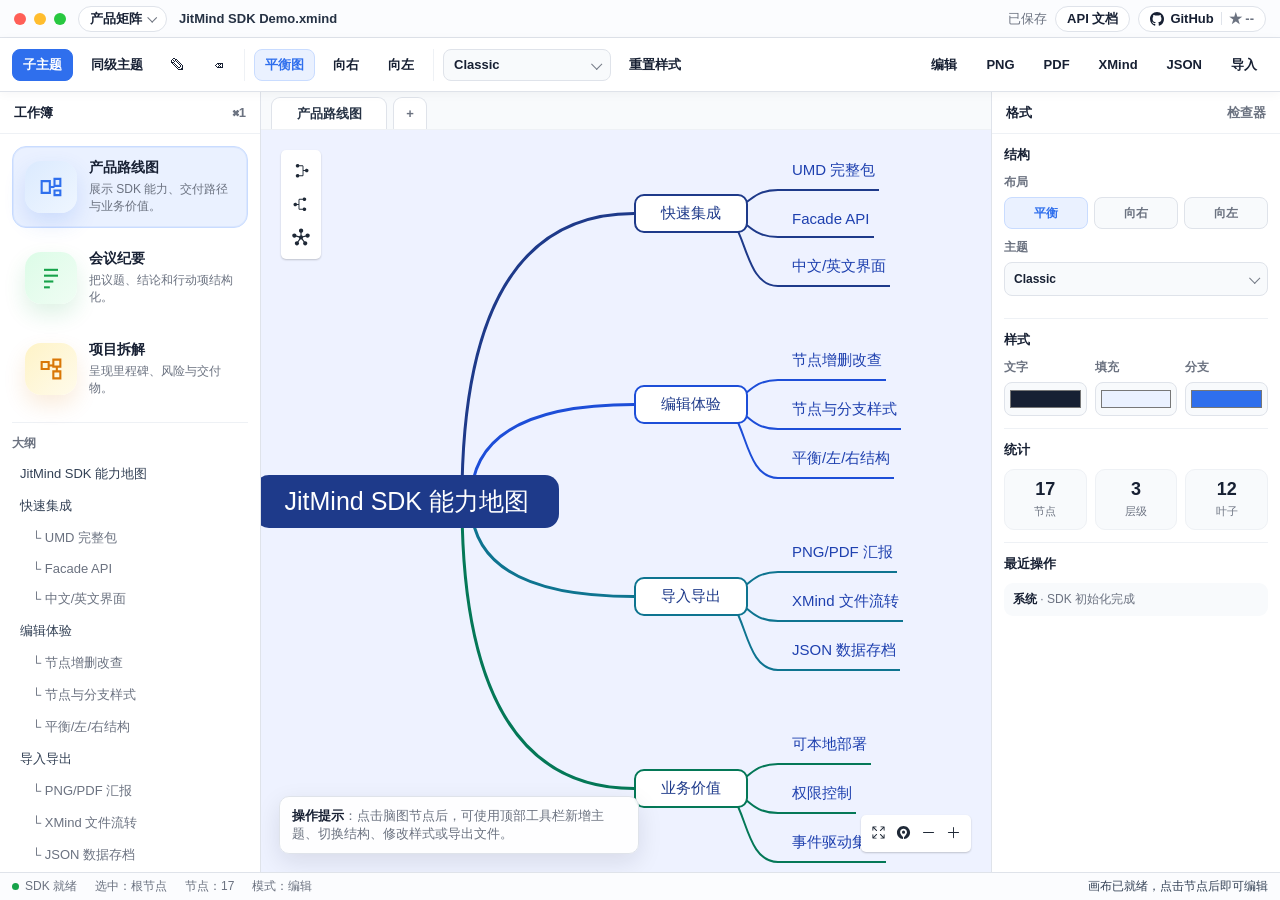
<file: mind/example/index.html>
<!DOCTYPE html>
<html lang="zh-CN">
<head>
  <meta charset="UTF-8" />
  <meta name="viewport" content="width=device-width, initial-scale=1.0" />
  <title>@jitword/mind-sdk — XMind Style Demo</title>

  <style>
    :root {
      --bg: #f3f4f7;
      --surface: #ffffff;
      --surface-soft: #f8fafc;
      --line: #dfe3ea;
      --line-soft: #eef1f5;
      --text: #172033;
      --muted: #6b7280;
      --brand: #2f6fed;
      --brand-soft: #eaf1ff;
      --green: #16a34a;
      --yellow: #f59e0b;
      --red: #ef4444;
      --shadow: 0 14px 38px rgba(15, 23, 42, 0.10);
      --radius: 12px;
    }

    * { box-sizing: border-box; margin: 0; padding: 0; }
    html, body { height: 100%; overflow: hidden; }
    body {
      font-family: -apple-system, BlinkMacSystemFont, "Segoe UI", Roboto, "PingFang SC", "Microsoft YaHei", sans-serif;
      color: var(--text);
      background: var(--bg);
      font-size: 13px;
    }

    button, input { font: inherit; }
    button { border: 0; background: none; cursor: pointer; color: inherit; }
    button:disabled { opacity: 0.45; cursor: not-allowed; }

    .workspace {
      height: 100%;
      display: grid;
      grid-template-rows: 38px 54px 1fr 28px;
      background: var(--bg);
    }

    .titlebar {
      display: flex;
      align-items: center;
      justify-content: space-between;
      gap: 14px;
      padding: 0 14px;
      background: #fbfcfe;
      border-bottom: 1px solid var(--line);
    }
    .title-left { display: flex; align-items: center; gap: 12px; min-width: 0; }
    .traffic { display: flex; gap: 8px; align-items: center; flex-shrink: 0; }
    .traffic span { width: 12px; height: 12px; border-radius: 50%; display: inline-block; }
    .traffic span:nth-child(1) { background: #ff5f57; }
    .traffic span:nth-child(2) { background: #ffbd2e; }
    .traffic span:nth-child(3) { background: #28c840; }
    .doc-title { font-weight: 700; color: #263244; overflow: hidden; text-overflow: ellipsis; white-space: nowrap; }
    .title-actions { display: flex; align-items: center; gap: 8px; color: var(--muted); flex-shrink: 0; }
    .pill-link, .product-trigger, .github-button {
      display: inline-flex; align-items: center; justify-content: center;
      gap: 6px;
      height: 26px; padding: 0 11px; border-radius: 999px;
      background: var(--surface); border: 1px solid var(--line);
      color: var(--text); text-decoration: none; font-weight: 650;
      white-space: nowrap; line-height: 1;
    }
    .pill-link:hover, .product-trigger:hover, .github-button:hover { background: var(--surface-soft); border-color: #c9dcff; color: var(--brand); }
    .product-trigger { align-items: center; }
    .product-trigger::after {
      content: "";
      width: 6px; height: 6px;
      border-right: 1.6px solid currentColor;
      border-bottom: 1.6px solid currentColor;
      transform: rotate(45deg) translateY(-1px);
      transform-origin: center;
      opacity: 0.62;
      flex-shrink: 0;
    }
    .product-menu { width: 280px; }
    .product-item {
      display: grid;
      gap: 3px;
      padding: 10px 11px;
      border-radius: 9px;
      color: var(--text);
      text-decoration: none;
    }
    .product-item:hover { background: var(--surface-soft); }
    .product-item strong { font-size: 13px; }
    .product-item span { color: var(--muted); font-size: 12px; }
    .github-icon { width: 14px; height: 14px; flex-shrink: 0; }
    .github-stars { padding-left: 7px; margin-left: 1px; border-left: 1px solid var(--line); color: var(--muted); font-weight: 800; }
    .github-stars.loading { font-weight: 650; }

    .toolbar {
      display: flex;
      align-items: center;
      justify-content: space-between;
      gap: 12px;
      padding: 8px 12px;
      background: var(--surface);
      border-bottom: 1px solid var(--line);
      box-shadow: 0 2px 10px rgba(15, 23, 42, 0.04);
      z-index: 2;
    }
    .toolbar-left, .toolbar-right, .tool-group { display: flex; align-items: center; gap: 7px; }
    .tool-group { padding-right: 8px; margin-right: 2px; border-right: 1px solid var(--line-soft); }
    .tool-group:last-child { border-right: 0; margin-right: 0; padding-right: 0; }
    .icon-btn, .text-btn, .dropdown-trigger, .file-btn {
      height: 32px;
      display: inline-flex;
      align-items: center;
      justify-content: center;
      gap: 6px;
      border-radius: 8px;
      border: 1px solid transparent;
      background: transparent;
      transition: background 0.15s, border-color 0.15s, color 0.15s;
      white-space: nowrap;
    }
    .icon-btn { width: 34px; font-size: 16px; }
    .text-btn, .file-btn { padding: 0 10px; font-weight: 650; }
    .icon-btn:hover, .text-btn:hover, .file-btn:hover { background: var(--surface-soft); border-color: var(--line); }
    .text-btn.primary { color: #fff; background: var(--brand); border-color: var(--brand); }
    .text-btn.primary:hover { background: #245ed0; }
    .text-btn.active, .icon-btn.active { color: var(--brand); background: var(--brand-soft); border-color: #c9dcff; }
    .text-btn.danger { color: var(--red); }
    .dropdown-trigger {
      min-width: 168px;
      padding: 0 10px;
      background: var(--surface-soft);
      border-color: var(--line);
      color: var(--text);
      justify-content: space-between;
      align-items: center;
      font-weight: 650;
      line-height: 1;
    }
    .dropdown-trigger::after {
      content: "";
      width: 7px; height: 7px;
      border-right: 1.7px solid currentColor;
      border-bottom: 1.7px solid currentColor;
      transform: rotate(45deg) translateY(-1px);
      transform-origin: center;
      opacity: 0.58;
      flex-shrink: 0;
    }
    .dropdown {
      position: relative;
      display: inline-flex;
    }
    .dropdown-menu {
      position: absolute;
      top: calc(100% + 8px);
      left: 0;
      z-index: 40;
      width: 236px;
      max-height: 320px;
      overflow: auto;
      padding: 7px;
      border-radius: 12px;
      border: 1px solid var(--line);
      background: rgba(255, 255, 255, 0.98);
      box-shadow: 0 18px 42px rgba(15, 23, 42, 0.16);
      backdrop-filter: blur(14px);
      display: none;
    }
    .dropdown.open .dropdown-menu { display: grid; gap: 3px; }
    .dropdown-menu button {
      min-height: 34px;
      display: flex;
      align-items: center;
      justify-content: space-between;
      gap: 10px;
      padding: 7px 9px;
      border-radius: 8px;
      color: var(--text);
      text-align: left;
      font-weight: 650;
    }
    .dropdown-menu button:hover { background: var(--surface-soft); }
    .dropdown-menu button.active { color: var(--brand); background: var(--brand-soft); }
    .dropdown-menu small { color: var(--muted); font-weight: 600; }
    .inspector .dropdown, .inspector .dropdown-trigger { width: 100%; }
    .inspector .dropdown-menu { width: 100%; }
    .file-btn { position: relative; overflow: hidden; }
    .file-btn input { position: absolute; inset: 0; opacity: 0; cursor: pointer; }

    .main {
      min-height: 0;
      display: grid;
      grid-template-columns: 260px minmax(360px, 1fr) 288px;
      gap: 1px;
      background: var(--line);
    }
    .sidebar, .inspector, .canvas-shell { min-height: 0; background: var(--surface); }
    .sidebar, .inspector { display: flex; flex-direction: column; }
    .panel-head {
      height: 42px;
      flex-shrink: 0;
      display: flex;
      align-items: center;
      justify-content: space-between;
      padding: 0 14px;
      border-bottom: 1px solid var(--line-soft);
      font-weight: 800;
    }
    .panel-body { padding: 12px; overflow: auto; min-height: 0; }

    .project-card {
      width: 100%;
      display: grid;
      grid-template-columns: 52px 1fr;
      gap: 12px;
      align-items: center;
      text-align: left;
      padding: 12px;
      border-radius: 14px;
      border: 1px solid transparent;
      margin-bottom: 9px;
      background: transparent;
      transition: transform 0.15s, background 0.15s, border-color 0.15s, box-shadow 0.15s;
    }
    .project-card:hover { background: var(--surface-soft); transform: translateY(-1px); }
    .project-card.active { background: var(--brand-soft); border-color: #c9dcff; box-shadow: inset 0 0 0 1px rgba(47, 111, 237, 0.08); }
    .project-icon {
      width: 52px; height: 52px; border-radius: 16px;
      display: flex; align-items: center; justify-content: center;
      margin-top: 0;
      background: linear-gradient(135deg, #dbeafe, #eff6ff);
      color: var(--brand);
      box-shadow: 0 10px 22px rgba(47, 111, 237, 0.16);
      flex-shrink: 0;
      place-self: center;
    }
    .project-card:nth-of-type(2) .project-icon { background: linear-gradient(135deg, #dcfce7, #f0fdf4); color: #16a34a; box-shadow: 0 10px 22px rgba(22, 163, 74, 0.14); }
    .project-card:nth-of-type(3) .project-icon { background: linear-gradient(135deg, #fef3c7, #fffbeb); color: #d97706; box-shadow: 0 10px 22px rgba(217, 119, 6, 0.14); }
    .project-icon svg { width: 28px; height: 28px; stroke-width: 1.8; display: block; }
    .project-card strong { display: block; font-size: 14px; }
    .project-content { display: block; min-width: 0; }
    .project-content span { display: block; margin-top: 4px; font-size: 12px; color: var(--muted); line-height: 1.42; }

    .outline { margin-top: 12px; border-top: 1px solid var(--line-soft); padding-top: 12px; }
    .outline-title { color: var(--muted); font-size: 12px; font-weight: 800; margin-bottom: 8px; }
    .outline ul { list-style: none; display: grid; gap: 4px; }
    .outline li {
      padding: 5px 8px;
      border-radius: 7px;
      color: #334155;
      overflow: hidden;
      text-overflow: ellipsis;
      white-space: nowrap;
    }
    .outline li.child { padding-left: 20px; color: var(--muted); }
    .outline li:hover { background: var(--surface-soft); }

    .canvas-shell {
      display: grid;
      grid-template-rows: 38px 1fr;
      position: relative;
    }
    .canvas-tabs {
      display: flex;
      align-items: end;
      gap: 6px;
      padding: 6px 10px 0;
      background: #f8fafc;
      border-bottom: 1px solid var(--line-soft);
    }
    .tab {
      height: 32px;
      min-width: 116px;
      padding: 0 12px;
      border: 1px solid var(--line);
      border-bottom: 0;
      border-radius: 9px 9px 0 0;
      display: inline-flex;
      align-items: center;
      justify-content: center;
      background: var(--surface);
      font-weight: 750;
      color: #263244;
    }
    .tab.add { min-width: 34px; color: var(--muted); }
    .canvas-stage {
      min-height: 0;
      position: relative;
      overflow: hidden;
      background:
        linear-gradient(#f0f3f8 1px, transparent 1px),
        linear-gradient(90deg, #f0f3f8 1px, transparent 1px),
        #ffffff;
      background-size: 24px 24px;
    }
    #mindmap-container {
      position: absolute;
      inset: 0;
      min-width: 100%;
      min-height: 100%;
      background: transparent;
    }
    .canvas-tip {
      position: absolute;
      left: 18px;
      bottom: 18px;
      max-width: 360px;
      padding: 10px 12px;
      border-radius: 10px;
      background: rgba(255, 255, 255, 0.92);
      border: 1px solid var(--line);
      box-shadow: 0 8px 24px rgba(15, 23, 42, 0.10);
      color: var(--muted);
      pointer-events: none;
      backdrop-filter: blur(10px);
    }
    .canvas-tip strong { color: var(--text); }

    .property-section { padding: 12px 0; border-bottom: 1px solid var(--line-soft); }
    .property-section:first-child { padding-top: 0; }
    .property-section:last-child { border-bottom: 0; }
    .property-section h3 { font-size: 13px; margin-bottom: 10px; }
    .field { display: grid; gap: 6px; margin-bottom: 10px; color: var(--muted); font-size: 12px; font-weight: 750; }
    .field .dropdown-trigger {
      height: 34px;
      border: 1px solid var(--line);
      border-radius: 8px;
      background: var(--surface-soft);
      padding: 0 9px;
      color: var(--text);
    }
    .segmented { display: grid; grid-template-columns: repeat(3, 1fr); gap: 6px; }
    .segmented button {
      height: 32px;
      border-radius: 8px;
      border: 1px solid var(--line);
      background: var(--surface-soft);
      font-weight: 750;
    }
    .segmented button.active { color: var(--brand); background: var(--brand-soft); border-color: #c9dcff; }
    .color-grid { display: grid; grid-template-columns: repeat(3, 1fr); gap: 8px; }
    .color-box { display: grid; gap: 6px; color: var(--muted); font-size: 12px; font-weight: 750; }
    .color-box input {
      width: 100%; height: 34px;
      padding: 3px;
      border: 1px solid var(--line);
      border-radius: 8px;
      background: var(--surface-soft);
    }
    .stat-grid { display: grid; grid-template-columns: repeat(3, 1fr); gap: 8px; }
    .stat {
      padding: 10px 8px;
      border: 1px solid var(--line-soft);
      border-radius: 10px;
      background: var(--surface-soft);
      text-align: center;
    }
    .stat strong { display: block; font-size: 18px; line-height: 1; }
    .stat span { display: block; color: var(--muted); font-size: 11px; margin-top: 6px; }
    .log-list { display: grid; gap: 7px; max-height: 168px; overflow: auto; }
    .log-item {
      padding: 8px 9px;
      border-radius: 9px;
      background: var(--surface-soft);
      color: var(--muted);
      font-size: 12px;
      line-height: 1.45;
    }
    .log-item strong { color: var(--text); }

    .statusbar {
      display: flex;
      align-items: center;
      gap: 18px;
      padding: 0 12px;
      background: #fbfcfe;
      border-top: 1px solid var(--line);
      color: var(--muted);
      font-size: 12px;
    }
    .status-item { display: inline-flex; align-items: center; gap: 6px; white-space: nowrap; }
    .status-message { margin-left: auto; color: #334155; overflow: hidden; text-overflow: ellipsis; white-space: nowrap; }
    .dot { width: 7px; height: 7px; border-radius: 999px; background: var(--green); }
    .dot.warning { background: var(--yellow); }
    .dot.danger { background: var(--red); }

    .toast {
      position: fixed;
      right: 18px;
      top: 104px;
      z-index: 80;
      min-width: 240px;
      max-width: 360px;
      padding: 12px 14px;
      border-radius: 12px;
      border: 1px solid var(--line);
      background: rgba(255, 255, 255, 0.98);
      box-shadow: 0 18px 42px rgba(15, 23, 42, 0.16);
      color: var(--text);
      font-weight: 700;
      transform: translateY(-8px);
      opacity: 0;
      pointer-events: none;
      transition: opacity 0.18s, transform 0.18s;
    }
    .toast.show { opacity: 1; transform: translateY(0); }
    .toast.error { border-color: rgba(239, 68, 68, 0.24); color: var(--red); }
    .modal-backdrop {
      position: fixed;
      inset: 0;
      z-index: 70;
      display: none;
      align-items: center;
      justify-content: center;
      padding: 24px;
      background: rgba(15, 23, 42, 0.34);
      backdrop-filter: blur(8px);
    }
    .modal-backdrop.open { display: flex; }
    .modal-card {
      width: min(420px, 100%);
      border-radius: 18px;
      border: 1px solid rgba(255,255,255,0.72);
      background: #fff;
      box-shadow: 0 26px 70px rgba(15, 23, 42, 0.28);
      overflow: hidden;
    }
    .modal-head { padding: 18px 18px 8px; }
    .modal-head h3 { font-size: 18px; margin-bottom: 6px; }
    .modal-head p { color: var(--muted); line-height: 1.6; }
    .modal-body { padding: 10px 18px 18px; }
    .modal-input {
      width: 100%;
      height: 40px;
      padding: 0 12px;
      border-radius: 10px;
      border: 1px solid var(--line);
      background: var(--surface-soft);
      outline: none;
      color: var(--text);
    }
    .modal-input:focus { border-color: #9bbcff; box-shadow: 0 0 0 4px rgba(47, 111, 237, 0.10); }
    .modal-actions {
      display: flex;
      justify-content: flex-end;
      gap: 8px;
      padding: 12px 18px 18px;
      background: #fbfcfe;
      border-top: 1px solid var(--line-soft);
    }
    .modal-btn {
      height: 34px;
      padding: 0 14px;
      border-radius: 9px;
      border: 1px solid var(--line);
      background: #fff;
      font-weight: 750;
    }
    .modal-btn.primary { color: #fff; background: var(--brand); border-color: var(--brand); }
    .modal-btn.danger { color: #fff; background: var(--red); border-color: var(--red); }

    @media (max-width: 1120px) {
      .main { grid-template-columns: 230px minmax(320px, 1fr); }
      .inspector { display: none; }
    }
    @media (max-width: 820px) {
      .titlebar { overflow-x: auto; }
      .doc-title { max-width: 180px; }
      .toolbar { overflow-x: auto; align-items: stretch; }
      .main { grid-template-columns: 220px minmax(320px, 1fr); }
      .workspace { grid-template-rows: 38px 54px 1fr 28px; }
      .project-card { grid-template-columns: 46px 1fr; padding: 10px; }
      .project-icon { width: 46px; height: 46px; border-radius: 14px; }
      .project-icon svg { width: 25px; height: 25px; }
    }
    @media (max-width: 640px) {
      .main { grid-template-columns: 190px minmax(280px, 1fr); overflow-x: auto; }
      .project-card { grid-template-columns: 42px 1fr; gap: 9px; }
      .project-icon { width: 42px; height: 42px; }
      .project-content span { font-size: 11px; }
    }
  </style>
</head>
<body>
  <div class="workspace">
    <header class="titlebar">
      <div class="title-left">
        <div class="traffic"><span></span><span></span><span></span></div>
        <div class="dropdown product-dropdown" id="product-dropdown">
          <button class="product-trigger" onclick="toggleProductMenu()">产品矩阵</button>
          <div class="dropdown-menu product-menu">
            <a class="product-item" href="https://jitword.com" target="_blank" rel="noopener noreferrer"><strong>jitword协同AI文档</strong><span>https://jitword.com</span></a>
            <a class="product-item" href="https://pxcharts.turntip.cn" target="_blank" rel="noopener noreferrer"><strong>pxcharts多维表格</strong><span>https://pxcharts.turntip.cn</span></a>
            <a class="product-item" href="https://know.jitword.com" target="_blank" rel="noopener noreferrer"><strong>AI知识库</strong><span>https://know.jitword.com</span></a>
          </div>
        </div>
        <div class="doc-title">JitMind SDK Demo.xmind</div>
      </div>
      <div class="title-actions">
        <span id="save-state">已保存</span>
        <a class="pill-link" href="https://jitword.com/mind-sdk.html" target="_blank" rel="noopener noreferrer">API 文档</a>
        <a class="github-button" href="https://github.com/jitOffice/jitword-sdk" target="_blank" rel="noopener noreferrer" aria-label="打开 GitHub 仓库">
          <svg class="github-icon" viewBox="0 0 16 16" aria-hidden="true" fill="currentColor"><path d="M8 0C3.58 0 0 3.58 0 8c0 3.54 2.29 6.53 5.47 7.59.4.07.55-.17.55-.38 0-.19-.01-.82-.01-1.49-2.01.37-2.53-.49-2.69-.94-.09-.23-.48-.94-.82-1.13-.28-.15-.68-.52-.01-.53.63-.01 1.08.58 1.23.82.72 1.21 1.87.87 2.33.66.07-.52.28-.87.51-1.07-1.78-.2-3.64-.89-3.64-3.95 0-.87.31-1.59.82-2.15-.08-.2-.36-1.02.08-2.12 0 0 .67-.21 2.2.82A7.65 7.65 0 0 1 8 3.86c.68 0 1.36.09 2 .27 1.53-1.04 2.2-.82 2.2-.82.44 1.1.16 1.92.08 2.12.51.56.82 1.27.82 2.15 0 3.07-1.87 3.75-3.65 3.95.29.25.54.73.54 1.48 0 1.07-.01 1.93-.01 2.2 0 .21.15.46.55.38A8.01 8.01 0 0 0 16 8c0-4.42-3.58-8-8-8Z" /></svg>
          GitHub<span class="github-stars loading" id="github-stars">★ --</span>
        </a>
      </div>
    </header>

    <nav class="toolbar" aria-label="编辑工具栏">
      <div class="toolbar-left">
        <div class="tool-group">
          <button class="text-btn primary" onclick="handleAddChild()">子主题</button>
          <button class="text-btn" onclick="handleAddSibling()">同级主题</button>
          <button class="icon-btn" title="重命名" onclick="handleRename()">✎</button>
          <button class="icon-btn" title="删除" onclick="handleDelete()">⌫</button>
        </div>
        <div class="tool-group">
          <button class="text-btn" onclick="handleDirection('side')" id="btn-dir-side">平衡图</button>
          <button class="text-btn" onclick="handleDirection('right')" id="btn-dir-right">向右</button>
          <button class="text-btn" onclick="handleDirection('left')" id="btn-dir-left">向左</button>
        </div>
        <div class="tool-group">
          <div class="dropdown" id="theme-dropdown-main">
            <button class="dropdown-trigger" id="theme-trigger" onclick="toggleThemeMenu('main')">Classic</button>
            <div class="dropdown-menu" id="theme-menu"></div>
          </div>
          <button class="text-btn" onclick="handleResetStyle()">重置样式</button>
        </div>
      </div>
      <div class="toolbar-right">
        <div class="tool-group">
          <button class="text-btn" onclick="handleToggleReadonly()" id="btn-readonly">编辑</button>
          <button class="text-btn" onclick="handleExportPng()">PNG</button>
          <button class="text-btn" onclick="handleExportPdf()">PDF</button>
          <button class="text-btn" onclick="handleExportXMind()">XMind</button>
          <button class="text-btn" onclick="handleExportJson()">JSON</button>
          <label class="file-btn">导入<input type="file" accept=".json,application/json" onchange="handleImportJson(event)" /></label>
        </div>
      </div>
    </nav>

    <main class="main">
      <aside class="sidebar">
        <div class="panel-head"><span>工作簿</span><span style="color: var(--muted);">⌘1</span></div>
        <div class="panel-body">
          <button class="project-card active" id="scenario-product" onclick="applyScenario('product')">
            <span class="project-icon"><svg viewBox="0 0 24 24" fill="none" stroke="currentColor"><path d="M4 7h7v10H4z"/><path d="M15 5h5v6h-5z"/><path d="M15 15h5v4h-5z"/><path d="M11 12h4"/></svg></span><span class="project-content"><strong>产品路线图</strong><span>展示 SDK 能力、交付路径与业务价值。</span></span>
          </button>
          <button class="project-card" id="scenario-meeting" onclick="applyScenario('meeting')">
            <span class="project-icon"><svg viewBox="0 0 24 24" fill="none" stroke="currentColor"><path d="M6 5h12"/><path d="M6 10h12"/><path d="M6 15h8"/><path d="M6 20h5"/><path d="M4 5h.01"/><path d="M4 10h.01"/><path d="M4 15h.01"/><path d="M4 20h.01"/></svg></span><span class="project-content"><strong>会议纪要</strong><span>把议题、结论和行动项结构化。</span></span>
          </button>
          <button class="project-card" id="scenario-project" onclick="applyScenario('project')">
            <span class="project-icon"><svg viewBox="0 0 24 24" fill="none" stroke="currentColor"><path d="M4 6h6v6H4z"/><path d="M14 4h6v6h-6z"/><path d="M14 14h6v6h-6z"/><path d="M10 9h4"/><path d="M17 10v4"/></svg></span><span class="project-content"><strong>项目拆解</strong><span>呈现里程碑、风险与交付物。</span></span>
          </button>

          <div class="outline">
            <div class="outline-title">大纲</div>
            <ul id="outline-list"></ul>
          </div>
        </div>
      </aside>

      <section class="canvas-shell">
        <div class="canvas-tabs">
          <div class="tab" id="sheet-tab">产品路线图</div>
          <button class="tab add" onclick="createBlankCanvas()" title="新建空白画布">+</button>
        </div>
        <div class="canvas-stage">
          <div id="mindmap-container"></div>
          <div class="canvas-tip"><strong>操作提示</strong>：点击脑图节点后，可使用顶部工具栏新增主题、切换结构、修改样式或导出文件。</div>
        </div>
      </section>

      <aside class="inspector">
        <div class="panel-head"><span>格式</span><span style="color: var(--muted);">检查器</span></div>
        <div class="panel-body">
          <section class="property-section">
            <h3>结构</h3>
            <div class="field">布局
              <div class="segmented">
                <button id="seg-side" onclick="handleDirection('side')">平衡</button>
                <button id="seg-right" onclick="handleDirection('right')">向右</button>
                <button id="seg-left" onclick="handleDirection('left')">向左</button>
              </div>
            </div>
            <div class="field">主题
              <div class="dropdown" id="theme-dropdown-side">
                <button class="dropdown-trigger" id="theme-trigger-side" onclick="toggleThemeMenu('side')">Classic</button>
                <div class="dropdown-menu" id="theme-menu-side"></div>
              </div>
            </div>
          </section>

          <section class="property-section">
            <h3>样式</h3>
            <div class="color-grid">
              <label class="color-box">文字<input type="color" id="node-color" value="#172033" onchange="handleNodeColor(event)" /></label>
              <label class="color-box">填充<input type="color" id="node-bg" value="#eaf1ff" onchange="handleNodeBg(event)" /></label>
              <label class="color-box">分支<input type="color" id="branch-color" value="#2f6fed" onchange="handleBranchColor(event)" /></label>
            </div>
          </section>

          <section class="property-section">
            <h3>统计</h3>
            <div class="stat-grid">
              <div class="stat"><strong id="metric-nodes">—</strong><span>节点</span></div>
              <div class="stat"><strong id="metric-depth">—</strong><span>层级</span></div>
              <div class="stat"><strong id="metric-leaves">—</strong><span>叶子</span></div>
            </div>
          </section>

          <section class="property-section">
            <h3>最近操作</h3>
            <div class="log-list" id="activity-log"></div>
          </section>
        </div>
      </aside>
    </main>

    <footer class="statusbar">
      <span class="status-item"><span class="dot" id="sdk-dot"></span><span id="sdk-status">SDK 初始化中</span></span>
      <span class="status-item" id="status-selection">选中：根节点</span>
      <span class="status-item" id="status-nodes">节点：—</span>
      <span class="status-item" id="status-mode">模式：编辑</span>
      <span class="status-message" id="status-msg">正在加载画布...</span>
    </footer>
  </div>

  <div class="toast" id="app-toast" role="status" aria-live="polite"></div>
  <div class="modal-backdrop" id="app-modal" role="dialog" aria-modal="true" aria-labelledby="modal-title">
    <div class="modal-card">
      <div class="modal-head">
        <h3 id="modal-title">输入内容</h3>
        <p id="modal-desc">请输入内容后继续。</p>
      </div>
      <div class="modal-body" id="modal-body">
        <input class="modal-input" id="modal-input" type="text" />
      </div>
      <div class="modal-actions">
        <button class="modal-btn" id="modal-cancel" onclick="closeModal(false)">取消</button>
        <button class="modal-btn primary" id="modal-confirm" onclick="closeModal(true)">确定</button>
      </div>
    </div>
  </div>

  <script>
    if (typeof window.process === 'undefined') {
      window.process = { env: { NODE_ENV: 'production' }, versions: { node: '' }, nextTick: function(fn) { setTimeout(fn, 0) }, browser: true };
    }
  </script>
  <script src="./lib/jit-mind.full.js"></script>

  <script>
    var JitMind = window.JitMind.JitMind
    var mindmap = null
    var selectedNodeId = 'root'
    var currentDirection = 'side'
    var isReadonly = false
    var currentScenario = 'product'
    var currentTheme = 'Classic'
    var modalState = null
    var toastTimer = null
    var scenarioLabels = { product: '产品路线图', meeting: '会议纪要', project: '项目拆解' }

    var scenarioRoots = {
      product: {
        id: 'root', topic: 'JitMind SDK 能力地图', root: true,
        children: [
          { id: 'product-embed', topic: '快速集成', children: [
            { id: 'product-umd', topic: 'UMD 完整包' },
            { id: 'product-api', topic: 'Facade API' },
            { id: 'product-i18n', topic: '中文/英文界面' }
          ]},
          { id: 'product-edit', topic: '编辑体验', children: [
            { id: 'product-crud', topic: '节点增删改查' },
            { id: 'product-style', topic: '节点与分支样式' },
            { id: 'product-layout', topic: '平衡/左/右结构' }
          ]},
          { id: 'product-output', topic: '导入导出', children: [
            { id: 'product-png', topic: 'PNG/PDF 汇报' },
            { id: 'product-xmind', topic: 'XMind 文件流转' },
            { id: 'product-json', topic: 'JSON 数据存档' }
          ]},
          { id: 'product-value', topic: '业务价值', children: [
            { id: 'product-local', topic: '可本地部署' },
            { id: 'product-permission', topic: '权限控制' },
            { id: 'product-events', topic: '事件驱动集成' }
          ]}
        ]
      },
      meeting: {
        id: 'root', topic: '季度复盘会议', root: true,
        children: [
          { id: 'meeting-agenda', topic: '议程', children: [
            { id: 'meeting-growth', topic: '增长目标' },
            { id: 'meeting-risk', topic: '风险同步' },
            { id: 'meeting-roadmap', topic: '下季度规划' }
          ]},
          { id: 'meeting-decision', topic: '结论', children: [
            { id: 'meeting-demo', topic: '优化 Demo 体验' },
            { id: 'meeting-docs', topic: '完善文档入口' },
            { id: 'meeting-sdk', topic: '强化 SDK 输出能力' }
          ]},
          { id: 'meeting-action', topic: '行动项', children: [
            { id: 'meeting-owner', topic: '明确负责人' },
            { id: 'meeting-date', topic: '设定验收时间' },
            { id: 'meeting-review', topic: '每周同步进展' }
          ]}
        ]
      },
      project: {
        id: 'root', topic: '知识库可视化项目', root: true,
        children: [
          { id: 'project-scope', topic: '范围定义', children: [
            { id: 'project-user', topic: '用户画像' },
            { id: 'project-feature', topic: '功能边界' },
            { id: 'project-success', topic: '成功指标' }
          ]},
          { id: 'project-plan', topic: '计划', children: [
            { id: 'project-week1', topic: '第 1 周：原型验证' },
            { id: 'project-week2', topic: '第 2 周：SDK 集成' },
            { id: 'project-week3', topic: '第 3 周：上线验收' }
          ]},
          { id: 'project-risk', topic: '风险', children: [
            { id: 'project-data', topic: '数据兼容' },
            { id: 'project-perf', topic: '大图性能' },
            { id: 'project-auth', topic: '权限边界' }
          ]},
          { id: 'project-delivery', topic: '交付物', children: [
            { id: 'project-demo', topic: '可交互 Demo' },
            { id: 'project-guide', topic: '接入指南' },
            { id: 'project-report', topic: '验收报告' }
          ]}
        ]
      }
    }

    bootstrap()
    loadGitHubStars()
    document.addEventListener('click', function(event) {
      if (!event.target.closest('.dropdown')) closeThemeMenus()
    })
    document.addEventListener('keydown', function(event) {
      if (event.key === 'Escape') {
        closeThemeMenus()
        closeModal(false)
      }
      if (event.key === 'Enter' && document.getElementById('app-modal').classList.contains('open')) {
        closeModal(true)
      }
    })

    function bootstrap() {
      mindmap = new JitMind({
        container: '#mindmap-container',
        locale: 'zh_CN',
        editable: true,
        direction: currentDirection,
        onChange: function(data) { updateDocumentState(data) },
      })
      mindmap.init().then(function() {
        wireEvents()
        populateThemes()
        loadScenario('product')
        updateModeUI()
        setSdkStatus('ready')
        setStatus('画布已就绪，点击节点后即可编辑')
        addLog('系统', 'SDK 初始化完成')
      }).catch(function(error) {
        setSdkStatus('error')
        setStatus('SDK 初始化失败：' + error.message)
        addLog('错误', error.message)
      })
    }

    function makeScenarioData(name) {
      var root = cloneData(scenarioRoots[name] || scenarioRoots.product)
      var data = window.JitMind.createDefaultMindmapData
        ? window.JitMind.createDefaultMindmapData('zh_CN')
        : { nodeData: root, linkData: {}, direction: 1 }
      data.nodeData = root
      data.linkData = data.linkData || {}
      data.direction = directionToNumber(currentDirection)
      return data
    }

    function loadScenario(name) {
      currentScenario = name
      selectedNodeId = 'root'
      var data = makeScenarioData(name)
      mindmap.data.setData(data)
      currentTheme = currentTheme || 'Classic'
      applyThemeIfAvailable(currentTheme)
      updateScenarioUI(name)
      updateDocumentState(mindmap.data.getData())
    }

    function createBlankMindmapData() {
      var data = window.JitMind.createDefaultMindmapData
        ? window.JitMind.createDefaultMindmapData('zh_CN')
        : { nodeData: {}, linkData: {}, direction: 1 }
      data.nodeData = { id: 'root', topic: '中心主题', root: true, children: [] }
      data.linkData = data.linkData || {}
      data.direction = directionToNumber(currentDirection)
      return data
    }

    function createBlankCanvas() {
      selectedNodeId = 'root'
      currentScenario = 'blank'
      var data = createBlankMindmapData()
      mindmap.data.setData(data)
      document.querySelectorAll('.project-card.active').forEach(function(card) {
        card.classList.remove('active')
      })
      document.getElementById('sheet-tab').textContent = '空白画布'
      document.getElementById('status-selection').textContent = '选中：根节点'
      updateDocumentState(mindmap.data.getData())
      setStatus('已新建空白画布')
      addLog('新建画布', '空白画布')
    }

    function wireEvents() {
      mindmap.on('node:select', function(node) {
        selectedNodeId = node.id
        document.getElementById('status-selection').textContent = '选中：' + node.topic
        addLog('选中', node.topic)
      })
      mindmap.on('node:deselect', function() {
        selectedNodeId = 'root'
        document.getElementById('status-selection').textContent = '选中：根节点'
      })
      mindmap.on('permission:change', function(mode) {
        isReadonly = mode === 'readonly'
        updateModeUI()
      })
    }

    function populateThemes() {
      var mainMenu = document.getElementById('theme-menu')
      var sideMenu = document.getElementById('theme-menu-side')
      var themes = mindmap.theme.listThemes()
      mainMenu.innerHTML = ''
      sideMenu.innerHTML = ''
      themes.forEach(function(theme) {
        mainMenu.appendChild(createThemeOption(theme, 'main'))
        sideMenu.appendChild(createThemeOption(theme, 'side'))
      })
      syncThemeTriggers()
    }

    function applyScenario(name) {
      if (!scenarioRoots[name]) return
      loadScenario(name)
      setStatus('已切换工作簿：' + scenarioLabels[name])
      addLog('切换工作簿', scenarioLabels[name])
    }

    function updateScenarioUI(name) {
      Object.keys(scenarioLabels).forEach(function(key) {
        var el = document.getElementById('scenario-' + key)
        if (el) el.classList.toggle('active', key === name)
      })
      document.getElementById('sheet-tab').textContent = scenarioLabels[name]
      renderOutline(scenarioRoots[name])
    }

    function handleAddChild() {
      if (guardReadonly()) return
      openTextDialog({
        title: '添加子主题',
        desc: '将在当前选中主题下创建一个新的子主题。',
        value: '新的子主题',
        confirmText: '添加',
        onConfirm: function(topic) {
          mindmap.data.addChild(selectedNodeId, topic)
          setStatus('已添加子主题：' + topic)
          addLog('添加子主题', topic)
        }
      })
    }

    function handleAddSibling() {
      if (guardReadonly()) return
      if (selectedNodeId === 'root') { showToast('根主题不能添加同级，请先选择一个分支主题。', 'error'); return }
      openTextDialog({
        title: '添加同级主题',
        desc: '将在当前选中主题旁边创建一个新的同级主题。',
        value: '新的同级主题',
        confirmText: '添加',
        onConfirm: function(topic) {
          mindmap.data.addSibling(selectedNodeId, topic)
          setStatus('已添加同级主题：' + topic)
          addLog('添加同级主题', topic)
        }
      })
    }

    function handleRename() {
      if (guardReadonly()) return
      var current = mindmap.data.getNode(selectedNodeId)
      openTextDialog({
        title: '重命名主题',
        desc: '更新当前选中主题的显示名称。',
        value: current ? current.topic : '',
        confirmText: '保存',
        onConfirm: function(topic) {
          if (typeof mindmap.data.updateNodeTopic === 'function') {
            mindmap.data.updateNodeTopic(selectedNodeId, topic)
          } else if (current) {
            current.topic = topic
            mindmap.data.setData(mindmap.data.getData())
          }
          setStatus('已重命名：' + topic)
          addLog('重命名', topic)
        }
      })
    }

    function handleDelete() {
      if (guardReadonly()) return
      if (selectedNodeId === 'root') { showToast('根主题不能删除。', 'error'); return }
      openConfirmDialog({
        title: '删除当前主题？',
        desc: '将删除当前选中主题及其所有子主题，此操作不可撤销。',
        confirmText: '删除',
        danger: true,
        onConfirm: function() {
          mindmap.data.removeNode(selectedNodeId)
          selectedNodeId = 'root'
          document.getElementById('status-selection').textContent = '选中：根节点'
          setStatus('主题已删除')
          addLog('删除主题', '已回到根节点')
        }
      })
    }

    function handleDirection(direction) {
      if (direction === currentDirection) return
      currentDirection = direction
      var data = mindmap.data.getData()
      data.direction = directionToNumber(direction)
      mindmap.destroy()
      mindmap = new JitMind({
        container: '#mindmap-container',
        locale: 'zh_CN',
        editable: !isReadonly,
        direction: currentDirection,
        onChange: function(updatedData) { updateDocumentState(updatedData) },
      })
      mindmap.init().then(function() {
        wireEvents()
        populateThemes()
        mindmap.data.setData(data)
        applyThemeIfAvailable(currentTheme)
        updateModeUI()
        updateDocumentState(mindmap.data.getData())
        setStatus('已切换结构：' + directionLabel(direction))
        addLog('切换结构', directionLabel(direction))
      }).catch(function(error) {
        setStatus('切换结构失败：' + error.message)
        addLog('错误', error.message)
      })
    }

    function handleToggleReadonly() {
      if (isReadonly) {
        mindmap.permission.setEditable()
        setStatus('已切换为编辑模式')
        addLog('权限', '编辑模式')
      } else {
        mindmap.permission.setReadonly()
        setStatus('已切换为只读模式')
        addLog('权限', '只读模式')
      }
    }

    function handleThemeChange(themeName) {
      currentTheme = typeof themeName === 'string' ? themeName : themeName.target.value
      applyThemeIfAvailable(currentTheme)
      closeThemeMenus()
      setStatus('已应用主题：' + currentTheme)
      addLog('主题', currentTheme)
    }

    function handleNodeColor(event) {
      if (guardReadonly()) return
      mindmap.data.patchNodeStyle({ color: event.target.value })
      setStatus('已设置文字颜色')
      addLog('样式', '文字 ' + event.target.value)
    }

    function handleNodeBg(event) {
      if (guardReadonly()) return
      mindmap.data.patchNodeStyle({ background: event.target.value })
      setStatus('已设置填充颜色')
      addLog('样式', '填充 ' + event.target.value)
    }

    function handleBranchColor(event) {
      if (guardReadonly()) return
      mindmap.data.setBranchColor(event.target.value)
      setStatus('已设置分支颜色')
      addLog('样式', '分支 ' + event.target.value)
    }

    function handleResetStyle() {
      if (guardReadonly()) return
      mindmap.data.resetNodeStyle()
      setStatus('已重置样式')
      addLog('样式', '重置')
    }

    function handleExportPng() {
      mindmap.io.exportPng({ name: 'jitmind-demo' })
      setStatus('已导出 PNG')
      addLog('导出', 'PNG')
    }

    function handleExportPdf() {
      mindmap.io.exportPdf({ name: 'jitmind-demo' })
      setStatus('已导出 PDF')
      addLog('导出', 'PDF')
    }

    function handleExportXMind() {
      mindmap.io.exportXMind({ name: 'jitmind-demo' })
      setStatus('已导出 XMind')
      addLog('导出', 'XMind')
    }

    function handleExportJson() {
      mindmap.io.exportJson({ download: true, name: 'jitmind-demo' })
      setStatus('已导出 JSON')
      addLog('导出', 'JSON')
    }

    function handleImportJson(event) {
      var file = event.target.files && event.target.files[0]
      if (!file) return
      mindmap.io.importJsonFromFile(file).then(function(data) {
        mindmap.data.setData(data)
        updateDocumentState(data)
        setStatus('已导入：' + file.name)
        addLog('导入', file.name)
      }).catch(function(error) {
        showToast('导入失败：' + error.message, 'error')
        addLog('导入失败', error.message)
      })
      event.target.value = ''
    }

    function focusRootAndGuide() {
      selectedNodeId = 'root'
      setStatus('可先点击画布中的任意节点，再使用顶部工具栏编辑')
      addLog('提示', '选择节点后开始编辑')
    }

    function applyThemeIfAvailable(themeName) {
      var themes = mindmap.theme.listThemes().map(function(theme) { return theme.name })
      if (themes.indexOf(themeName) === -1) themeName = themes[0]
      currentTheme = themeName
      mindmap.theme.setTheme(themeName)
      syncThemeTriggers()
    }

    function updateDocumentState(data) {
      var nodeData = normalizeNodeData(data)
      var stats = getTreeStats(nodeData, 1)
      document.getElementById('metric-nodes').textContent = stats.nodes
      document.getElementById('metric-depth').textContent = stats.depth
      document.getElementById('metric-leaves').textContent = stats.leaves
      document.getElementById('status-nodes').textContent = '节点：' + stats.nodes
      document.getElementById('save-state').textContent = '已保存'
      renderOutline(nodeData)
    }

    function renderOutline(root) {
      var list = document.getElementById('outline-list')
      list.innerHTML = ''
      if (!root) return
      appendOutlineItem(list, root.topic, false)
      ;(root.children || []).forEach(function(child) {
        appendOutlineItem(list, child.topic, false)
        ;(child.children || []).slice(0, 4).forEach(function(grandChild) {
          appendOutlineItem(list, grandChild.topic, true)
        })
      })
    }

    function appendOutlineItem(list, topic, isChild) {
      var item = document.createElement('li')
      item.className = isChild ? 'child' : ''
      item.textContent = (isChild ? '└ ' : '') + topic
      list.appendChild(item)
    }

    function updateModeUI() {
      var readonlyButton = document.getElementById('btn-readonly')
      readonlyButton.textContent = isReadonly ? '只读' : '编辑'
      readonlyButton.classList.toggle('active', isReadonly)
      document.getElementById('status-mode').textContent = '模式：' + (isReadonly ? '只读' : '编辑')
      syncDirectionButtons()
    }

    function syncDirectionButtons() {
      var isSide = currentDirection === 'side'
      var isRight = currentDirection === 'right'
      var isLeft = currentDirection === 'left'
      document.getElementById('btn-dir-side').classList.toggle('active', isSide)
      document.getElementById('btn-dir-right').classList.toggle('active', isRight)
      document.getElementById('btn-dir-left').classList.toggle('active', isLeft)
      document.getElementById('seg-side').classList.toggle('active', isSide)
      document.getElementById('seg-right').classList.toggle('active', isRight)
      document.getElementById('seg-left').classList.toggle('active', isLeft)
    }

    function setSdkStatus(status) {
      var dot = document.getElementById('sdk-dot')
      var text = document.getElementById('sdk-status')
      dot.className = 'dot' + (status === 'error' ? ' danger' : '')
      text.textContent = status === 'ready' ? 'SDK 就绪' : status === 'error' ? 'SDK 异常' : 'SDK 初始化中'
    }

    function guardReadonly() {
      if (!isReadonly) return false
      setStatus('当前为只读模式，请先切换为编辑')
      showToast('当前为只读模式，请先切换为编辑。', 'error')
      addLog('受限', '只读模式不可编辑')
      return true
    }

    function getTreeStats(node, depth) {
      if (!node) return { nodes: 0, depth: 0, leaves: 0 }
      var stats = { nodes: 1, depth: depth, leaves: node.children && node.children.length ? 0 : 1 }
      ;(node.children || []).forEach(function(child) {
        var childStats = getTreeStats(child, depth + 1)
        stats.nodes += childStats.nodes
        stats.depth = Math.max(stats.depth, childStats.depth)
        stats.leaves += childStats.leaves
      })
      return stats
    }

    function normalizeNodeData(data) {
      if (!data) return null
      return data.nodeData || data
    }

    function directionToNumber(direction) {
      return { right: 0, side: 1, left: 2 }[direction] || 1
    }

    function directionLabel(direction) {
      return { right: '向右', side: '平衡图', left: '向左' }[direction] || '平衡图'
    }

    function createThemeOption(theme) {
      var button = document.createElement('button')
      var label = document.createElement('span')
      var meta = document.createElement('small')
      label.textContent = theme.name
      meta.textContent = theme.label || ''
      button.type = 'button'
      button.dataset.theme = theme.name
      button.appendChild(label)
      button.appendChild(meta)
      button.onclick = function() { handleThemeChange(theme.name) }
      return button
    }

    function toggleThemeMenu(source) {
      if (window.event) window.event.stopPropagation()
      var targetId = source === 'side' ? 'theme-dropdown-side' : 'theme-dropdown-main'
      var target = document.getElementById(targetId)
      var shouldOpen = !target.classList.contains('open')
      closeThemeMenus()
      if (shouldOpen) target.classList.add('open')
    }

    function toggleProductMenu() {
      if (window.event) window.event.stopPropagation()
      var target = document.getElementById('product-dropdown')
      var shouldOpen = !target.classList.contains('open')
      closeThemeMenus()
      if (shouldOpen) target.classList.add('open')
    }

    function closeThemeMenus() {
      document.querySelectorAll('.dropdown.open').forEach(function(dropdown) {
        dropdown.classList.remove('open')
      })
    }

    function syncThemeTriggers() {
      var mainTrigger = document.getElementById('theme-trigger')
      var sideTrigger = document.getElementById('theme-trigger-side')
      if (mainTrigger) mainTrigger.textContent = currentTheme
      if (sideTrigger) sideTrigger.textContent = currentTheme
      document.querySelectorAll('.dropdown-menu button').forEach(function(button) {
        button.classList.toggle('active', button.dataset.theme === currentTheme)
      })
    }

    function openTextDialog(options) {
      var input = document.getElementById('modal-input')
      configureModal(options, true)
      input.value = options.value || ''
      input.style.display = 'block'
      modalState = {
        type: 'text',
        onConfirm: function() {
          var value = input.value.trim()
          if (!value) {
            showToast('请输入有效内容。', 'error')
            input.focus()
            return false
          }
          options.onConfirm(value)
          return true
        }
      }
      openModal()
      setTimeout(function() { input.focus(); input.select() }, 30)
    }

    function openConfirmDialog(options) {
      var input = document.getElementById('modal-input')
      configureModal(options, false)
      input.style.display = 'none'
      modalState = {
        type: 'confirm',
        onConfirm: function() {
          options.onConfirm()
          return true
        }
      }
      openModal()
    }

    function configureModal(options, hasInput) {
      document.getElementById('modal-title').textContent = options.title || '确认操作'
      document.getElementById('modal-desc').textContent = options.desc || ''
      document.getElementById('modal-confirm').textContent = options.confirmText || '确定'
      document.getElementById('modal-confirm').className = 'modal-btn ' + (options.danger ? 'danger' : 'primary')
      document.getElementById('modal-body').style.display = hasInput ? 'block' : 'none'
    }

    function openModal() {
      document.getElementById('app-modal').classList.add('open')
    }

    function closeModal(confirmed) {
      var modal = document.getElementById('app-modal')
      if (!modal || !modal.classList.contains('open')) return
      if (confirmed && modalState && modalState.onConfirm) {
        var shouldClose = modalState.onConfirm()
        if (!shouldClose) return
      }
      modal.classList.remove('open')
      modalState = null
    }

    function showToast(message, type) {
      var toast = document.getElementById('app-toast')
      toast.textContent = message
      toast.className = 'toast show' + (type === 'error' ? ' error' : '')
      clearTimeout(toastTimer)
      toastTimer = setTimeout(function() {
        toast.className = 'toast' + (type === 'error' ? ' error' : '')
      }, 2600)
    }

    function formatStars(count) {
      if (typeof count !== 'number') return '--'
      if (count >= 1000) return (count / 1000).toFixed(count >= 10000 ? 0 : 1).replace(/\.0$/, '') + 'k'
      return String(count)
    }

    function loadGitHubStars() {
      var el = document.getElementById('github-stars')
      if (!el) return
      fetch('https://api.github.com/repos/jitOffice/jitword-sdk')
        .then(function(res) { return res.ok ? res.json() : Promise.reject(new Error('GitHub API failed')) })
        .then(function(repo) {
          el.textContent = '★ ' + formatStars(repo.stargazers_count)
          el.classList.remove('loading')
          el.title = repo.stargazers_count + ' GitHub stars'
        })
        .catch(function() {
          el.textContent = '★ --'
          el.title = 'GitHub stars unavailable'
        })
    }

    function cloneData(data) {
      return JSON.parse(JSON.stringify(data))
    }

    function setStatus(message) {
      document.getElementById('status-msg').textContent = message
    }

    function addLog(title, detail) {
      var log = document.getElementById('activity-log')
      var item = document.createElement('div')
      var strong = document.createElement('strong')
      item.className = 'log-item'
      strong.textContent = title
      item.appendChild(strong)
      item.appendChild(document.createTextNode(' · ' + detail))
      log.prepend(item)
      while (log.children.length > 8) log.removeChild(log.lastChild)
    }
  </script>
</body>
</html>
</file>
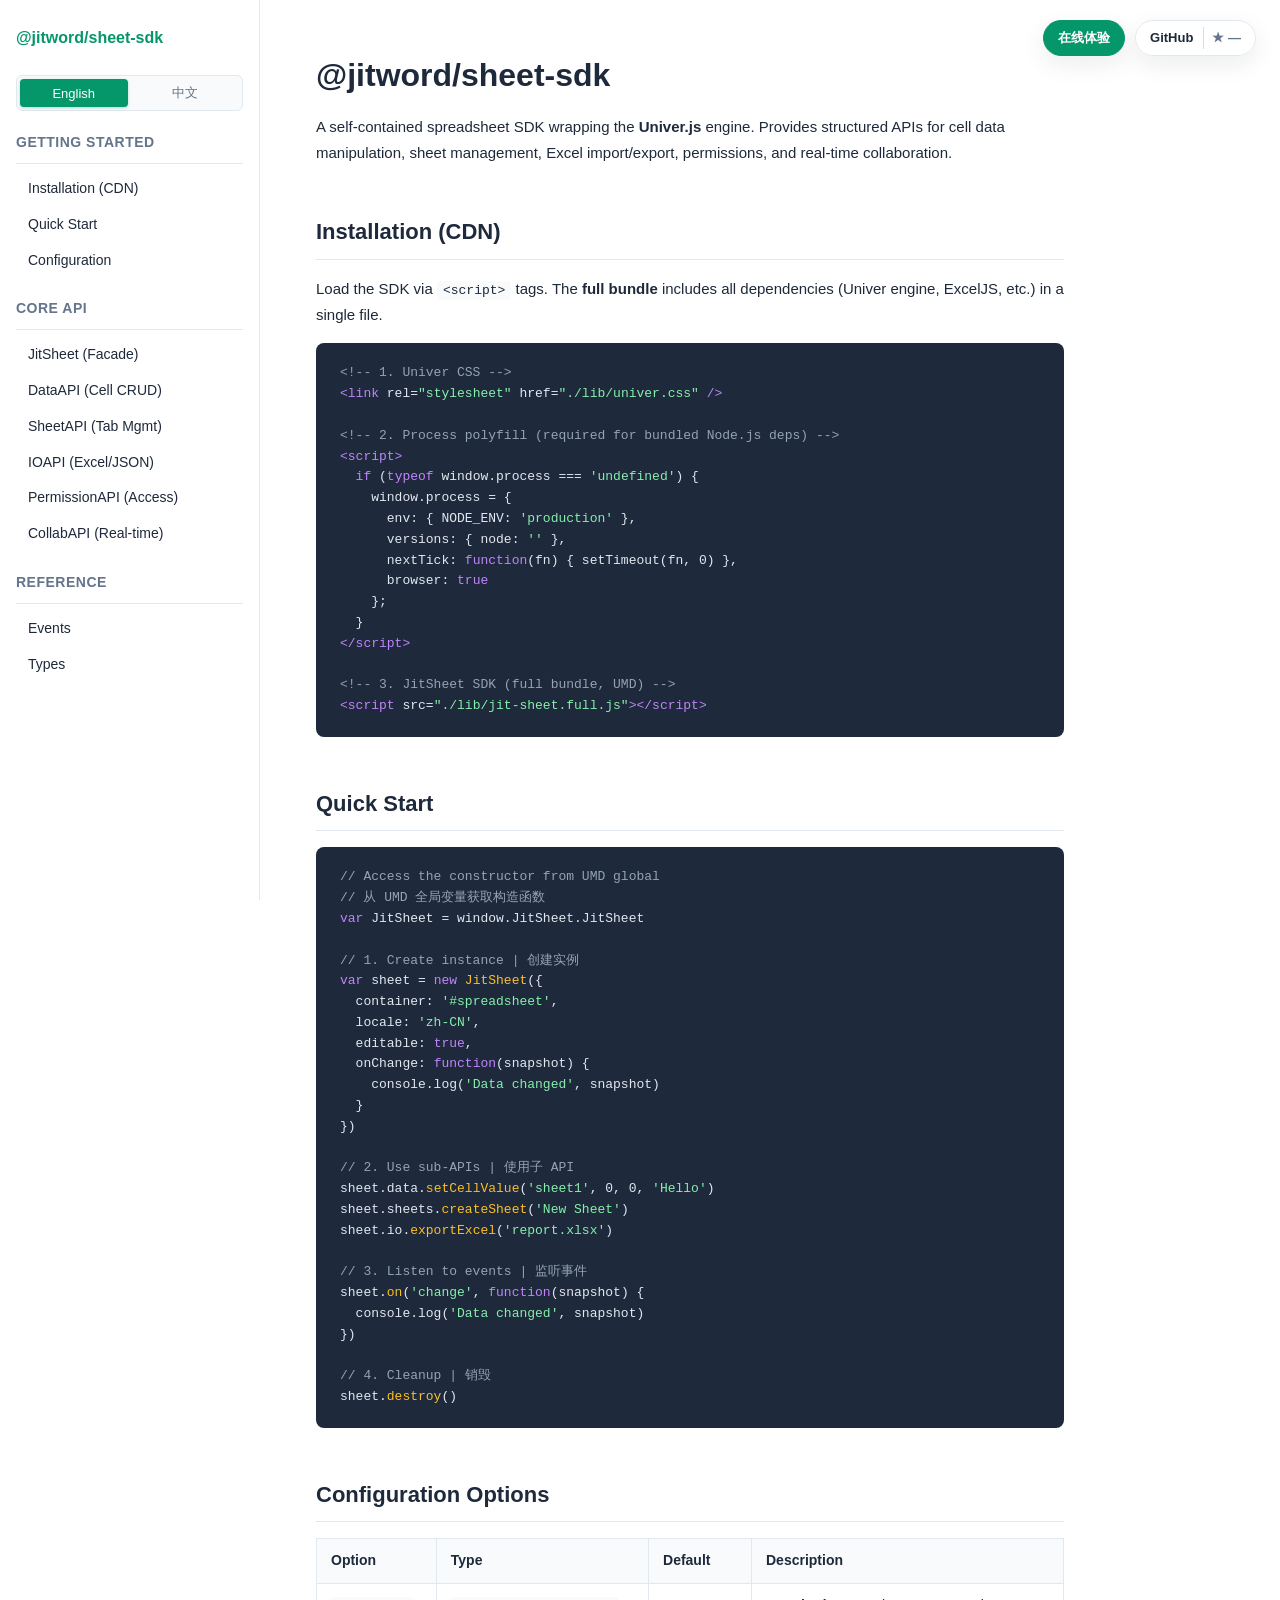
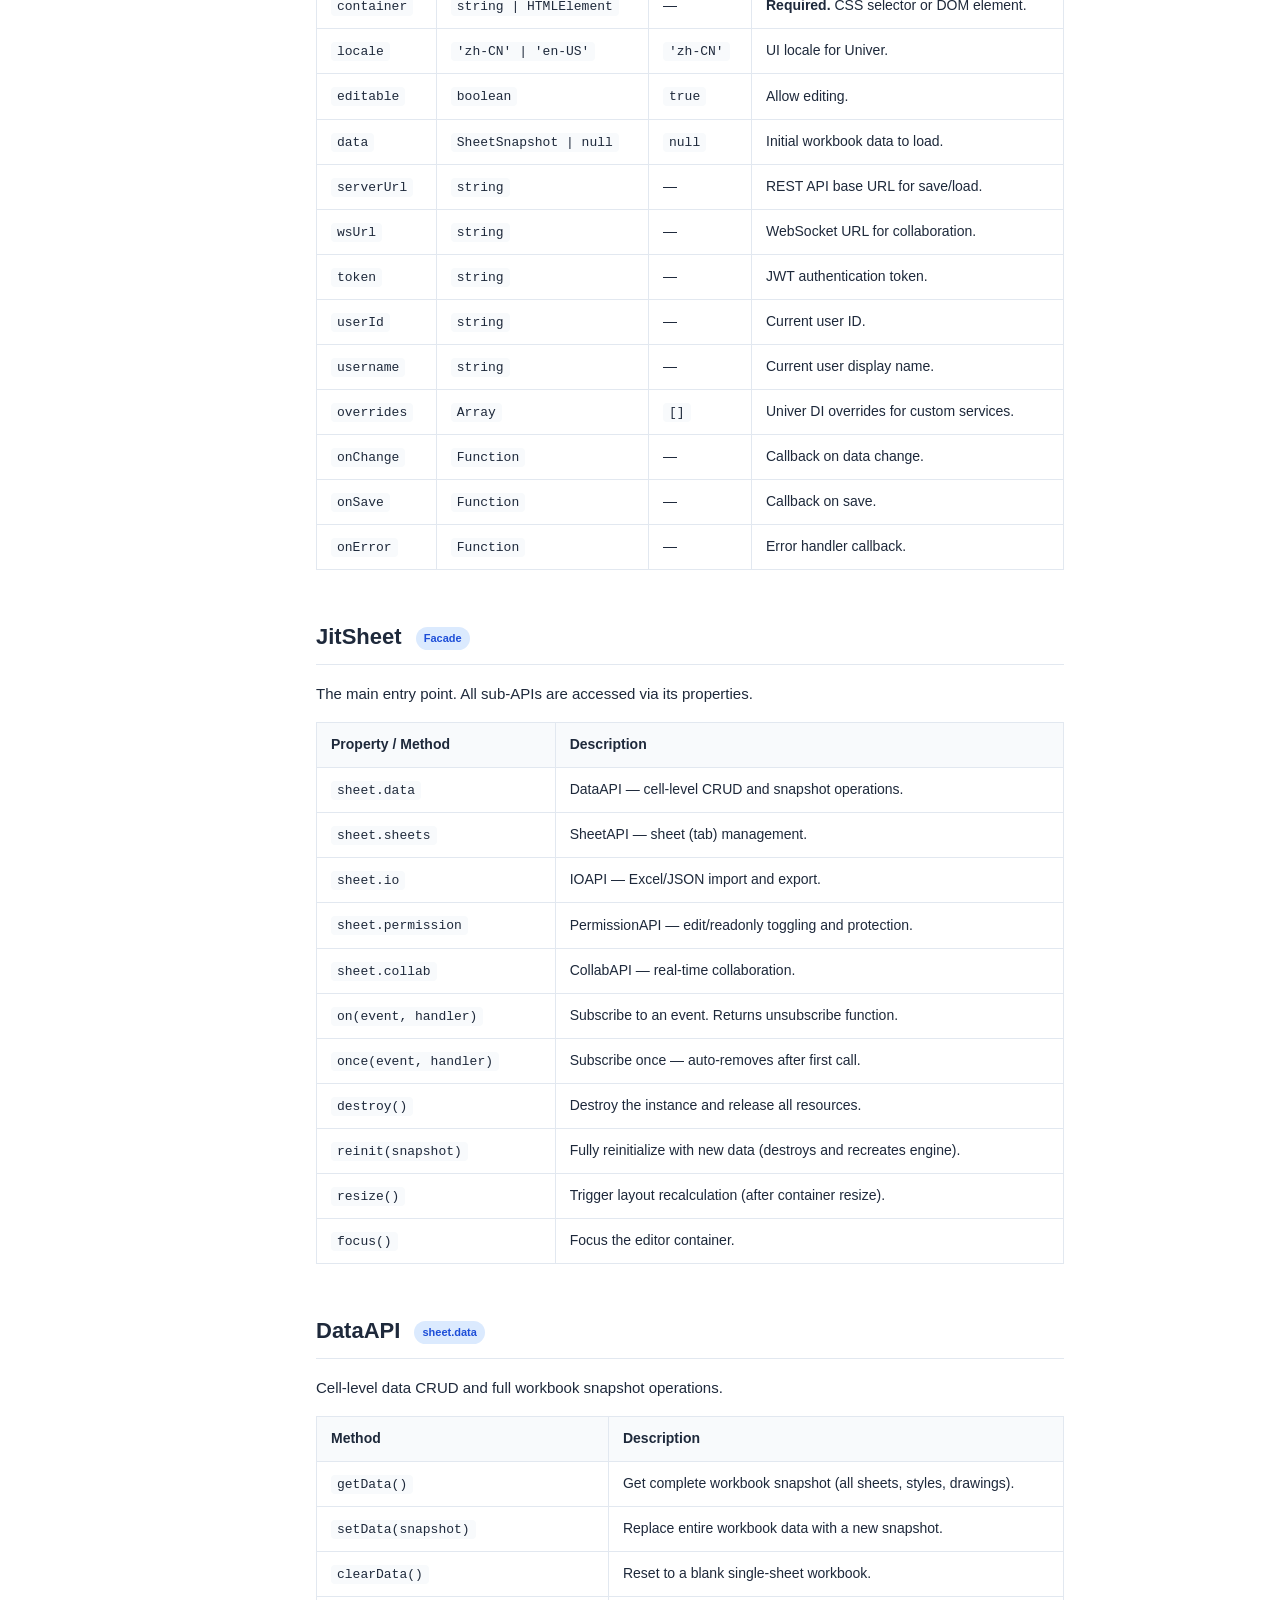
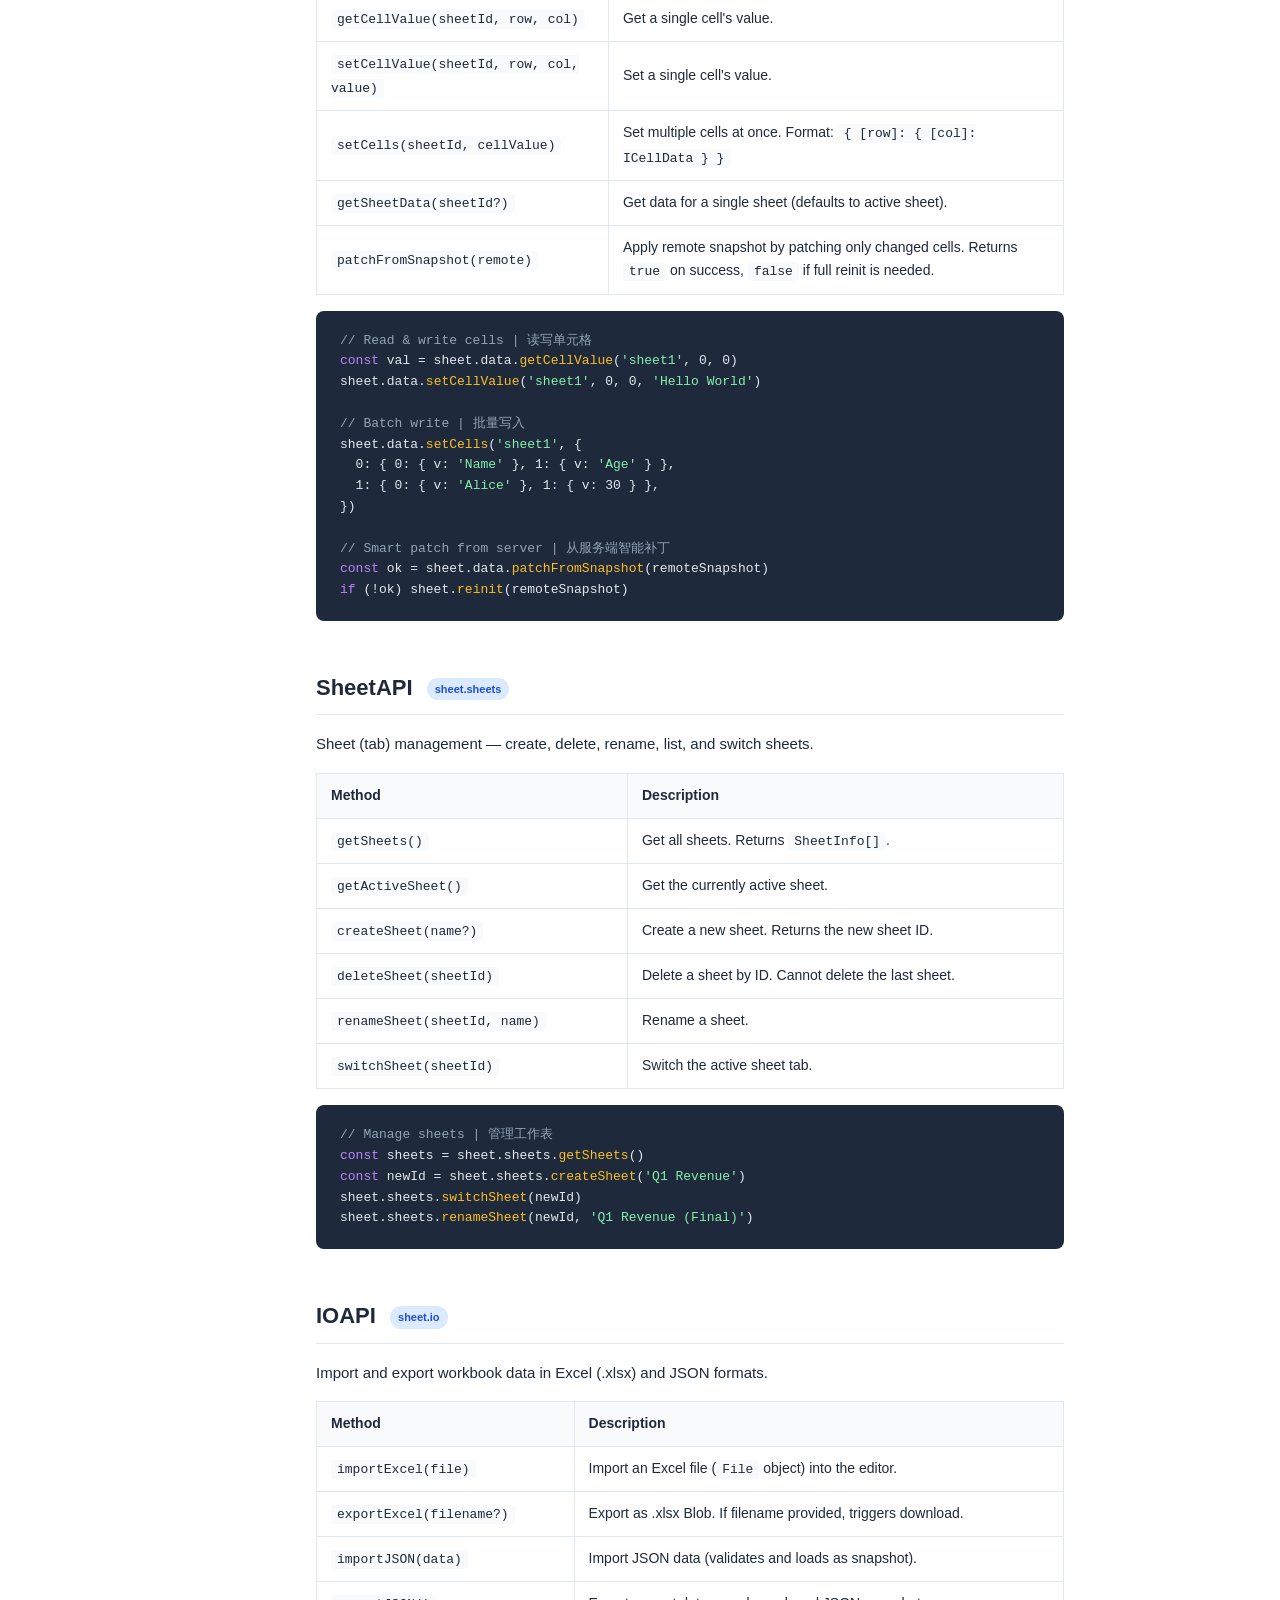
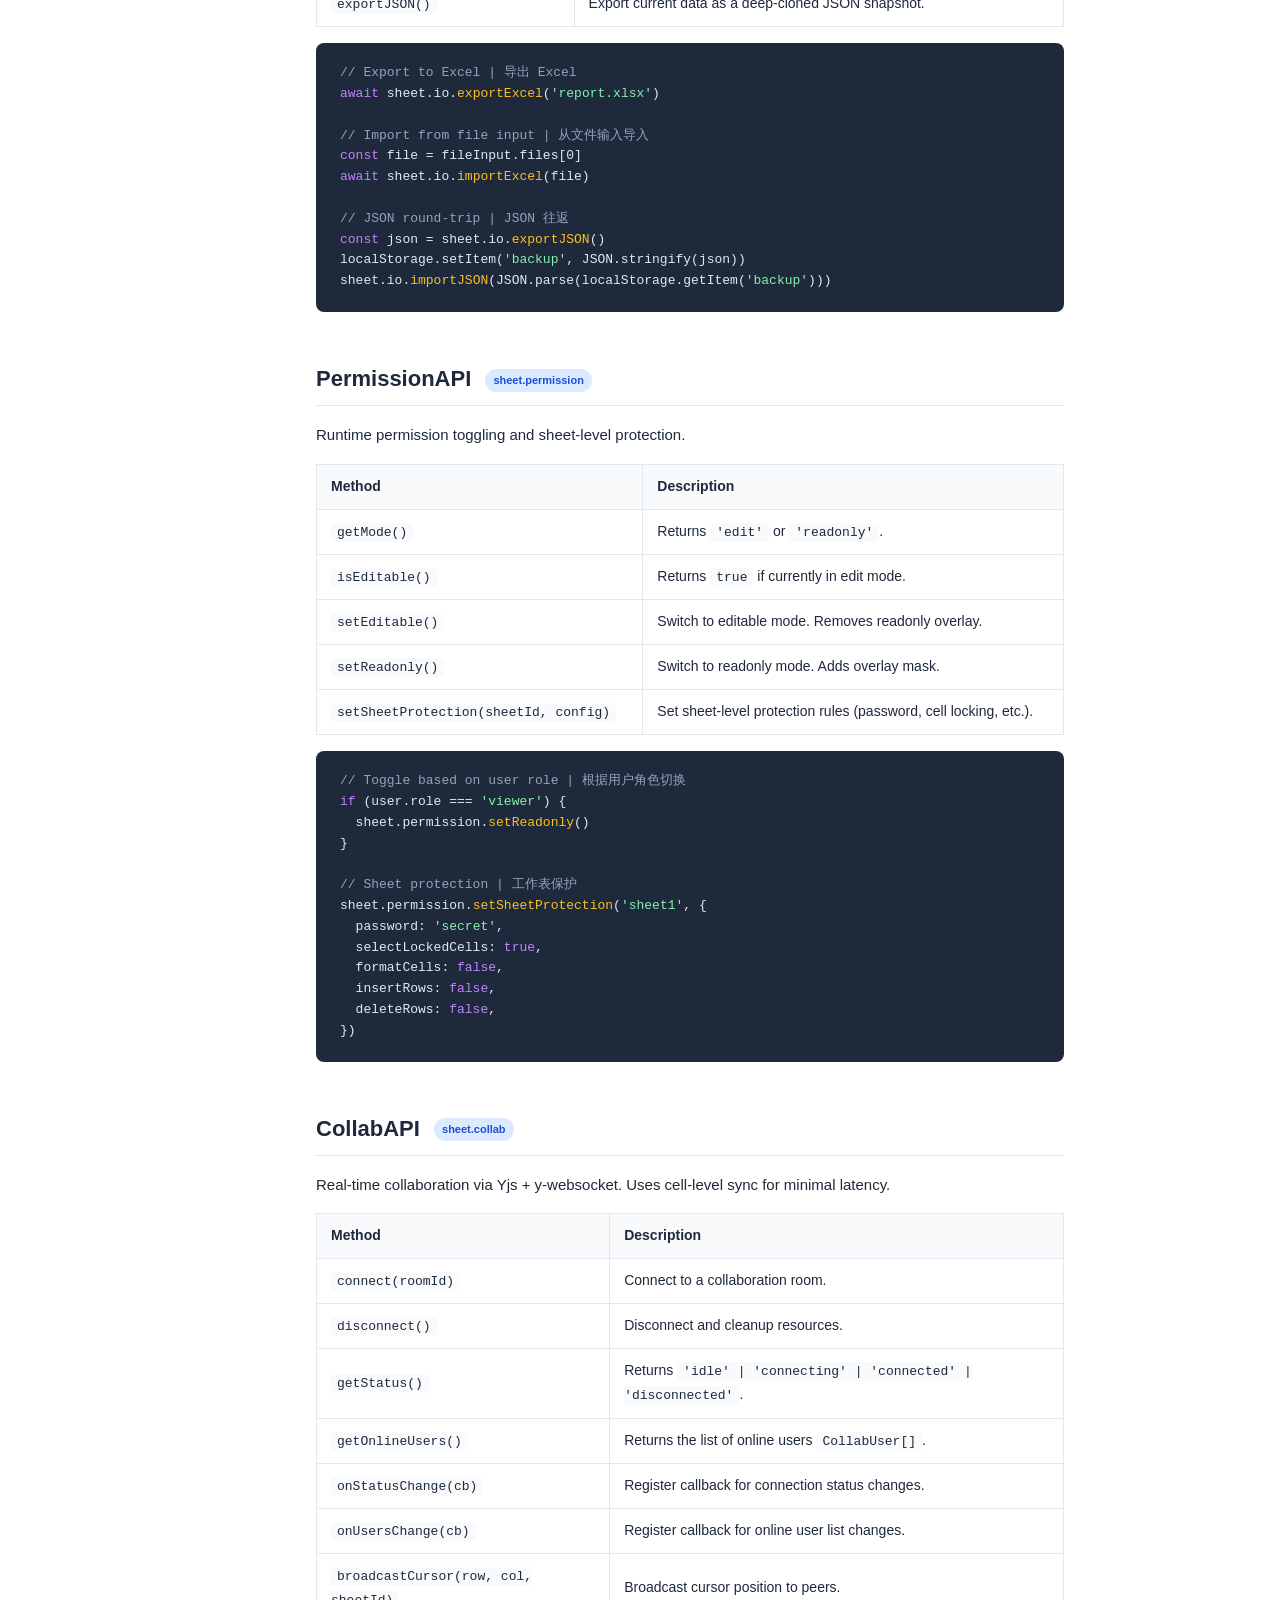
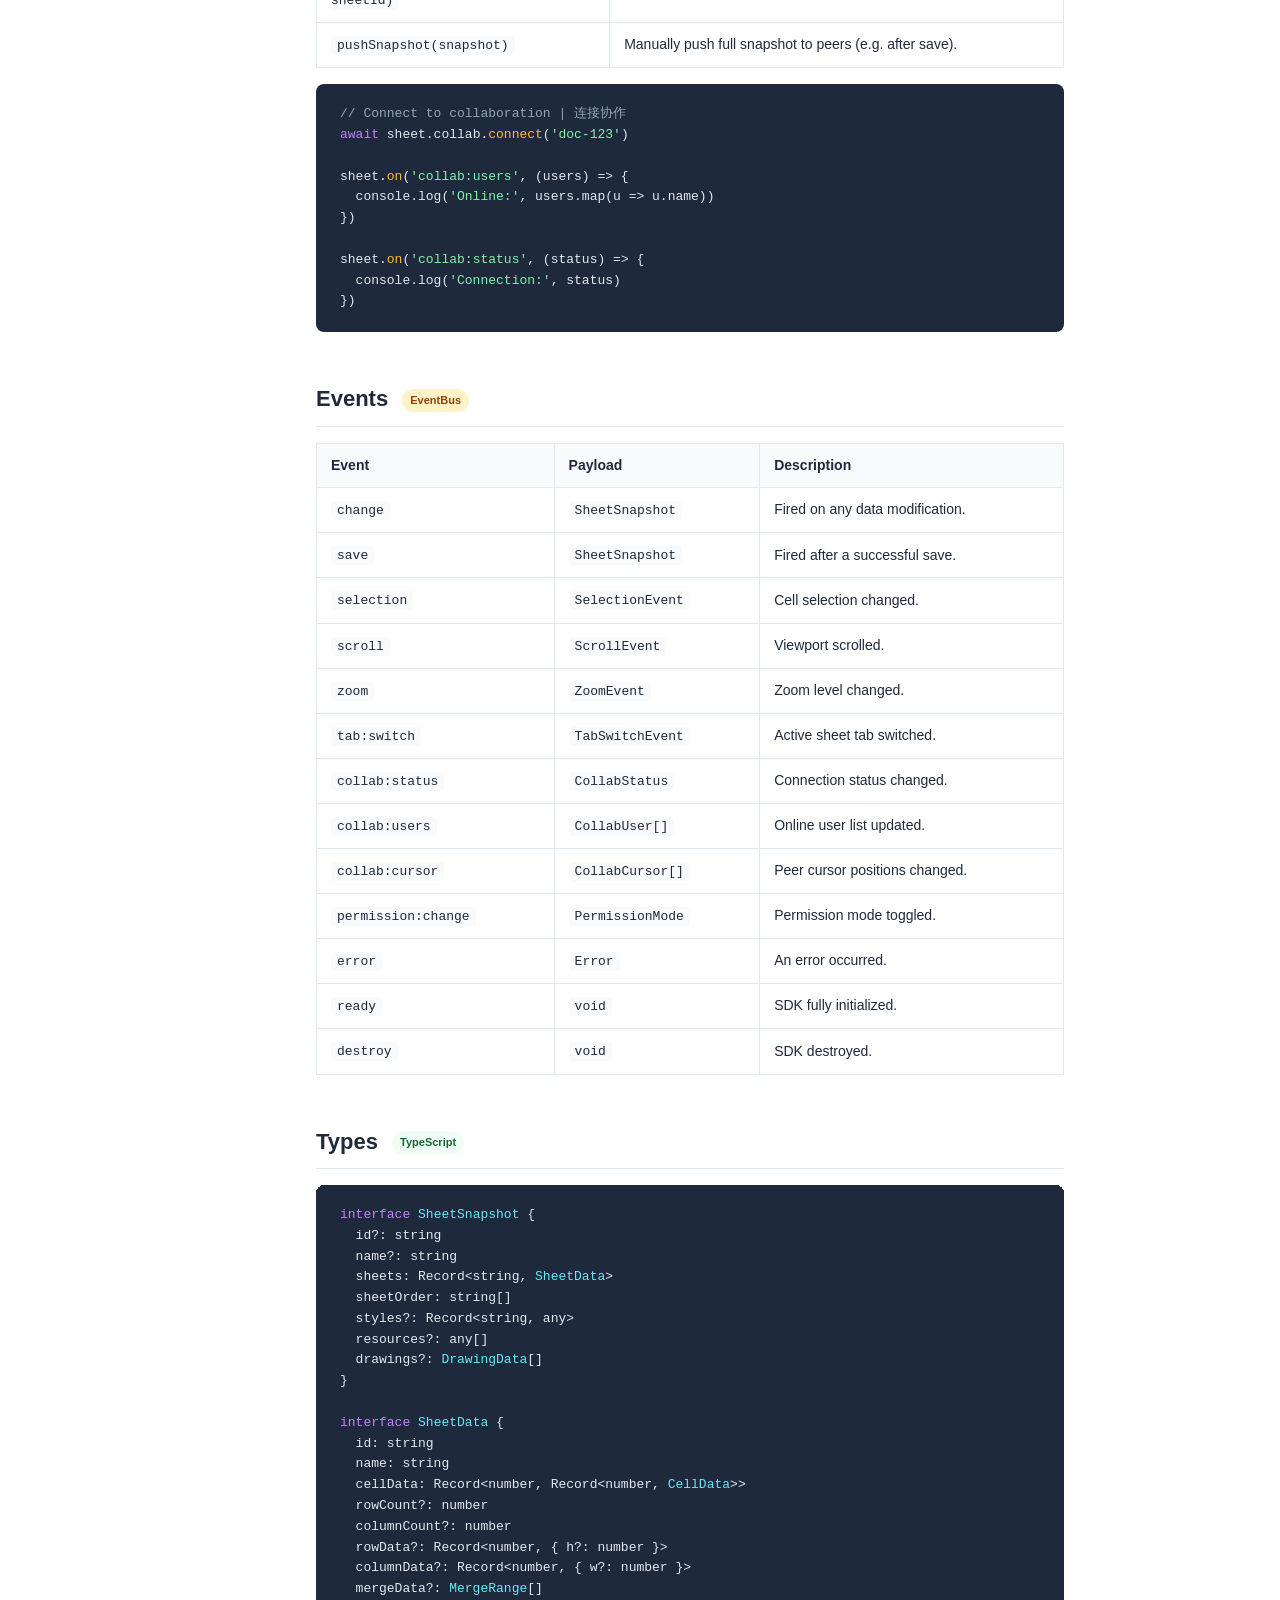
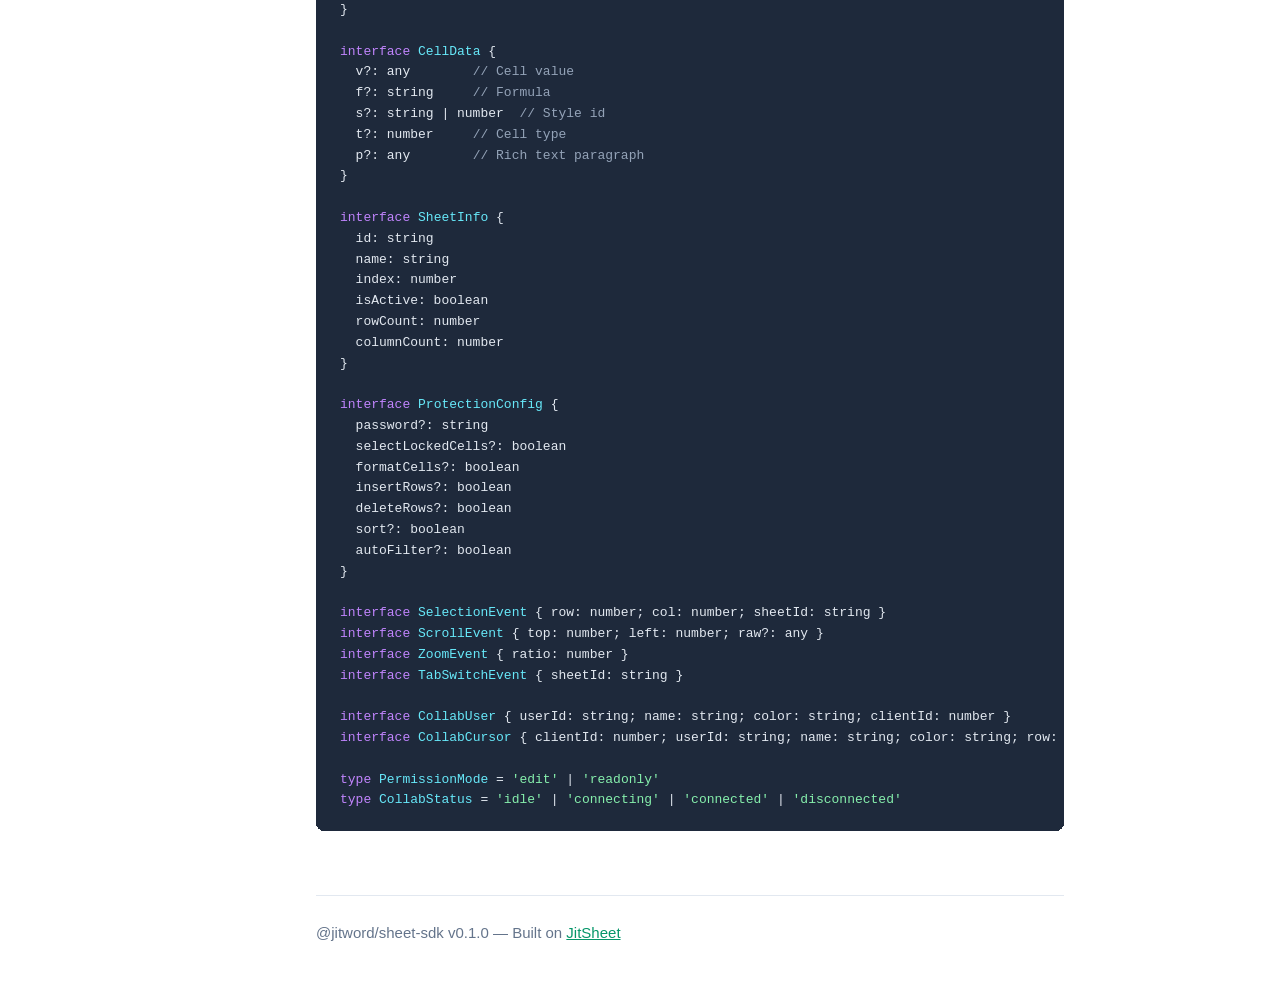
<file: sheet/docs/index.html>
<!DOCTYPE html>
<html lang="en">
<head>
  <meta charset="UTF-8" />
  <meta name="viewport" content="width=device-width, initial-scale=1.0" />
  <meta http-equiv="Cache-Control" content="no-cache, no-store, must-revalidate" />
  <title>@jitword/sheet-sdk — API Documentation</title>
  <style>
    :root {
      --brand: #059669;
      --brand-light: #ecfdf5;
      --text: #1e293b;
      --text-muted: #64748b;
      --bg: #ffffff;
      --bg-code: #f8fafc;
      --border: #e2e8f0;
      --radius: 8px;
      --font-mono: 'JetBrains Mono', 'Fira Code', 'SF Mono', Consolas, monospace;
    }
    * { box-sizing: border-box; margin: 0; padding: 0; }
    body {
      font-family: -apple-system, BlinkMacSystemFont, 'Segoe UI', Roboto, sans-serif;
      color: var(--text);
      background: var(--bg);
      line-height: 1.7;
    }

    /* Layout */
    .page { display: flex; min-height: 100vh; }
    .sidebar {
      position: sticky; top: 0; height: 100vh; width: 260px;
      overflow-y: auto; border-right: 1px solid var(--border);
      padding: 24px 16px; flex-shrink: 0;
    }
    .sidebar h2 { font-size: 14px; color: var(--text-muted); margin: 20px 0 8px; text-transform: uppercase; letter-spacing: 0.5px; }
    .sidebar a {
      display: block; padding: 5px 12px; border-radius: 6px;
      color: var(--text); text-decoration: none; font-size: 14px; margin: 2px 0;
    }
    .sidebar a:hover { background: var(--brand-light); color: var(--brand); }
    .sidebar .logo { font-size: 16px; font-weight: 700; color: var(--brand); margin-bottom: 24px; }
    .main { flex: 1; max-width: 860px; padding: 48px 56px; }
    .top-actions {
      position: fixed; top: 20px; right: 24px; z-index: 10;
      display: flex; align-items: center; gap: 10px;
    }
    .action-btn {
      display: inline-flex; align-items: center; gap: 8px;
      height: 36px; padding: 0 14px; border-radius: 999px;
      border: 1px solid var(--border); background: rgba(255,255,255,0.92);
      color: var(--text); text-decoration: none; font-size: 13px; font-weight: 600;
      box-shadow: 0 8px 24px rgba(15,23,42,0.08); backdrop-filter: blur(10px);
      transition: all 0.16s ease;
    }
    .action-btn:hover { transform: translateY(-1px); border-color: rgba(5,150,105,0.35); color: var(--brand); box-shadow: 0 10px 28px rgba(15,23,42,0.12); }
    .action-btn-primary { background: var(--brand); border-color: var(--brand); color: #fff; }
    .action-btn-primary:hover { color: #fff; background: #047857; }
    .github-stars {
      margin-left: 2px; padding-left: 8px; border-left: 1px solid rgba(100,116,139,0.25);
      color: var(--text-muted); font-variant-numeric: tabular-nums;
    }

    /* Typography */
    h1 { font-size: 32px; margin-bottom: 12px; }
    h2 { font-size: 22px; margin: 48px 0 16px; padding-bottom: 8px; border-bottom: 1px solid var(--border); }
    h3 { font-size: 17px; margin: 32px 0 12px; }
    p, li { font-size: 15px; margin-bottom: 10px; }
    ul { padding-left: 24px; }

    /* Code */
    code {
      font-family: var(--font-mono); font-size: 13px;
      background: var(--bg-code); padding: 2px 6px; border-radius: 4px;
    }
    pre {
      background: #1e293b; color: #e2e8f0; padding: 20px 24px;
      border-radius: var(--radius); overflow-x: auto; margin: 16px 0;
      font-family: var(--font-mono); font-size: 13px; line-height: 1.6;
    }
    pre .comment { color: #94a3b8; }
    pre .keyword { color: #c084fc; }
    pre .string { color: #86efac; }
    pre .type { color: #67e8f9; }
    pre .fn { color: #fbbf24; }

    /* Table */
    table { width: 100%; border-collapse: collapse; margin: 16px 0; font-size: 14px; }
    th, td { text-align: left; padding: 10px 14px; border: 1px solid var(--border); }
    th { background: var(--bg-code); font-weight: 600; }

    /* Badge */
    .badge {
      display: inline-block; font-size: 11px; font-weight: 600;
      padding: 2px 8px; border-radius: 12px; margin-left: 8px;
      vertical-align: middle;
    }
    .badge-sub { background: #dbeafe; color: #1d4ed8; }
    .badge-event { background: #fef3c7; color: #92400e; }
    .badge-type { background: #f0fdf4; color: #166534; }

    /* Language switcher */
    .lang-switch {
      display: flex; gap: 4px; margin-bottom: 20px;
      background: var(--bg-code); border-radius: 6px; padding: 3px;
      border: 1px solid var(--border);
    }
    .lang-switch button {
      flex: 1; padding: 5px 12px; border: none; border-radius: 4px;
      font-size: 13px; font-weight: 500; cursor: pointer;
      background: transparent; color: var(--text-muted); transition: all 0.15s;
    }
    .lang-switch button.active {
      background: var(--brand); color: #fff; box-shadow: 0 1px 3px rgba(5,150,105,0.3);
    }
    .lang-switch button:hover:not(.active) { color: var(--brand); }

    /* i18n visibility — controlled by JS adding .lang-hidden class */
    .lang-hidden { display: none !important; }

    /* Responsive */
    @media (max-width: 900px) {
      .sidebar { display: none; }
      .main { padding: 76px 20px 24px; }
      .top-actions { top: 14px; left: 16px; right: 16px; justify-content: flex-end; }
      .action-btn { height: 34px; padding: 0 12px; font-size: 12px; }
    }
  </style>
</head>
<body>
<div class="page">
  <!-- Sidebar Navigation -->
  <nav class="sidebar">
    <div class="logo">@jitword/sheet-sdk</div>

    <div class="lang-switch">
      <button id="btn-en" class="active" onclick="setLang('en')">English</button>
      <button id="btn-zh" onclick="setLang('zh')">中文</button>
    </div>

    <h2 data-lang="en">Getting Started</h2>
    <h2 data-lang="zh">快速上手</h2>
    <a href="#installation" data-lang="en">Installation (CDN)</a>
    <a href="#installation" data-lang="zh">安装（CDN）</a>
    <a href="#quick-start" data-lang="en">Quick Start</a>
    <a href="#quick-start" data-lang="zh">快速开始</a>
    <a href="#options" data-lang="en">Configuration</a>
    <a href="#options" data-lang="zh">配置选项</a>

    <h2 data-lang="en">Core API</h2>
    <h2 data-lang="zh">核心 API</h2>
    <a href="#jitsheet" data-lang="en">JitSheet (Facade)</a>
    <a href="#jitsheet" data-lang="zh">JitSheet（主入口）</a>
    <a href="#data-api" data-lang="en">DataAPI (Cell CRUD)</a>
    <a href="#data-api" data-lang="zh">DataAPI（数据操作）</a>
    <a href="#sheet-api" data-lang="en">SheetAPI (Tab Mgmt)</a>
    <a href="#sheet-api" data-lang="zh">SheetAPI（工作表管理）</a>
    <a href="#io-api" data-lang="en">IOAPI (Excel/JSON)</a>
    <a href="#io-api" data-lang="zh">IOAPI（导入/导出）</a>
    <a href="#permission-api" data-lang="en">PermissionAPI (Access)</a>
    <a href="#permission-api" data-lang="zh">PermissionAPI（权限控制）</a>
    <a href="#collab-api" data-lang="en">CollabAPI (Real-time)</a>
    <a href="#collab-api" data-lang="zh">CollabAPI（实时协作）</a>

    <h2 data-lang="en">Reference</h2>
    <h2 data-lang="zh">参考</h2>
    <a href="#events" data-lang="en">Events</a>
    <a href="#events" data-lang="zh">事件</a>
    <a href="#types" data-lang="en">Types</a>
    <a href="#types" data-lang="zh">类型定义</a>
  </nav>

  <!-- Main Content -->
  <main class="main">
    <div class="top-actions" aria-label="Project links">
      <a class="action-btn action-btn-primary" href="https://jitword.com/sheet/example" target="_blank" rel="noopener noreferrer">在线体验</a>
      <a class="action-btn" href="https://github.com/jitOffice/jitword-sdk" target="_blank" rel="noopener noreferrer" aria-label="GitHub repository">
        <span>GitHub</span>
        <span class="github-stars" id="github-stars">Star</span>
      </a>
    </div>
    <h1>@jitword/sheet-sdk</h1>
    <p data-lang="en">A self-contained spreadsheet SDK wrapping the <strong>Univer.js</strong> engine. Provides structured APIs for cell data manipulation, sheet management, Excel import/export, permissions, and real-time collaboration.</p>
    <p data-lang="zh">一个封装了 <strong>Univer.js</strong> 引擎的独立电子表格 SDK。提供单元格数据操作、工作表管理、Excel 导入导出、权限控制和实时协作等结构化 API。</p>

    <!-- Installation -->
    <h2 id="installation" data-lang="en">Installation (CDN)</h2>
    <h2 data-lang="zh">安装（CDN）</h2>
    <p data-lang="en">Load the SDK via <code>&lt;script&gt;</code> tags. The <strong>full bundle</strong> includes all dependencies (Univer engine, ExcelJS, etc.) in a single file.</p>
    <p data-lang="zh">通过 <code>&lt;script&gt;</code> 标签加载 SDK。<strong>完整包</strong>将所有依赖（Univer 引擎、ExcelJS 等）打包为单一文件。</p>
    <pre><span class="comment">&lt;!-- 1. Univer CSS --&gt;</span>
<span class="keyword">&lt;link</span> rel=<span class="string">"stylesheet"</span> href=<span class="string">"./lib/univer.css"</span> <span class="keyword">/&gt;</span>

<span class="comment">&lt;!-- 2. Process polyfill (required for bundled Node.js deps) --&gt;</span>
<span class="keyword">&lt;script&gt;</span>
  <span class="keyword">if</span> (<span class="keyword">typeof</span> window.process === <span class="string">'undefined'</span>) {
    window.process = {
      env: { NODE_ENV: <span class="string">'production'</span> },
      versions: { node: <span class="string">''</span> },
      nextTick: <span class="keyword">function</span>(fn) { setTimeout(fn, 0) },
      browser: <span class="keyword">true</span>
    };
  }
<span class="keyword">&lt;/script&gt;</span>

<span class="comment">&lt;!-- 3. JitSheet SDK (full bundle, UMD) --&gt;</span>
<span class="keyword">&lt;script</span> src=<span class="string">"./lib/jit-sheet.full.js"</span><span class="keyword">&gt;&lt;/script&gt;</span></pre>

    <!-- Quick Start -->
    <h2 id="quick-start" data-lang="en">Quick Start</h2>
    <h2 data-lang="zh">快速开始</h2>
    <pre><span class="comment">// Access the constructor from UMD global</span>
<span class="comment">// 从 UMD 全局变量获取构造函数</span>
<span class="keyword">var</span> JitSheet = window.JitSheet.JitSheet

<span class="comment">// 1. Create instance | 创建实例</span>
<span class="keyword">var</span> sheet = <span class="keyword">new</span> <span class="fn">JitSheet</span>({
  container: <span class="string">'#spreadsheet'</span>,
  locale: <span class="string">'zh-CN'</span>,
  editable: <span class="keyword">true</span>,
  onChange: <span class="keyword">function</span>(snapshot) {
    console.log(<span class="string">'Data changed'</span>, snapshot)
  }
})

<span class="comment">// 2. Use sub-APIs | 使用子 API</span>
sheet.data.<span class="fn">setCellValue</span>(<span class="string">'sheet1'</span>, 0, 0, <span class="string">'Hello'</span>)
sheet.sheets.<span class="fn">createSheet</span>(<span class="string">'New Sheet'</span>)
sheet.io.<span class="fn">exportExcel</span>(<span class="string">'report.xlsx'</span>)

<span class="comment">// 3. Listen to events | 监听事件</span>
sheet.<span class="fn">on</span>(<span class="string">'change'</span>, <span class="keyword">function</span>(snapshot) {
  console.log(<span class="string">'Data changed'</span>, snapshot)
})

<span class="comment">// 4. Cleanup | 销毁</span>
sheet.<span class="fn">destroy</span>()</pre>

    <!-- Configuration -->
    <h2 id="options" data-lang="en">Configuration Options</h2>
    <h2 data-lang="zh">配置选项</h2>

    <table data-lang="en">
      <thead><tr><th>Option</th><th>Type</th><th>Default</th><th>Description</th></tr></thead>
      <tbody>
        <tr><td><code>container</code></td><td><code>string | HTMLElement</code></td><td>—</td><td><strong>Required.</strong> CSS selector or DOM element.</td></tr>
        <tr><td><code>locale</code></td><td><code>'zh-CN' | 'en-US'</code></td><td><code>'zh-CN'</code></td><td>UI locale for Univer.</td></tr>
        <tr><td><code>editable</code></td><td><code>boolean</code></td><td><code>true</code></td><td>Allow editing.</td></tr>
        <tr><td><code>data</code></td><td><code>SheetSnapshot | null</code></td><td><code>null</code></td><td>Initial workbook data to load.</td></tr>
        <tr><td><code>serverUrl</code></td><td><code>string</code></td><td>—</td><td>REST API base URL for save/load.</td></tr>
        <tr><td><code>wsUrl</code></td><td><code>string</code></td><td>—</td><td>WebSocket URL for collaboration.</td></tr>
        <tr><td><code>token</code></td><td><code>string</code></td><td>—</td><td>JWT authentication token.</td></tr>
        <tr><td><code>userId</code></td><td><code>string</code></td><td>—</td><td>Current user ID.</td></tr>
        <tr><td><code>username</code></td><td><code>string</code></td><td>—</td><td>Current user display name.</td></tr>
        <tr><td><code>overrides</code></td><td><code>Array</code></td><td><code>[]</code></td><td>Univer DI overrides for custom services.</td></tr>
        <tr><td><code>onChange</code></td><td><code>Function</code></td><td>—</td><td>Callback on data change.</td></tr>
        <tr><td><code>onSave</code></td><td><code>Function</code></td><td>—</td><td>Callback on save.</td></tr>
        <tr><td><code>onError</code></td><td><code>Function</code></td><td>—</td><td>Error handler callback.</td></tr>
      </tbody>
    </table>
    <table data-lang="zh">
      <thead><tr><th>选项</th><th>类型</th><th>默认值</th><th>说明</th></tr></thead>
      <tbody>
        <tr><td><code>container</code></td><td><code>string | HTMLElement</code></td><td>—</td><td><strong>必填。</strong> CSS 选择器或 DOM 元素。</td></tr>
        <tr><td><code>locale</code></td><td><code>'zh-CN' | 'en-US'</code></td><td><code>'zh-CN'</code></td><td>Univer UI 语言。</td></tr>
        <tr><td><code>editable</code></td><td><code>boolean</code></td><td><code>true</code></td><td>是否允许编辑。</td></tr>
        <tr><td><code>data</code></td><td><code>SheetSnapshot | null</code></td><td><code>null</code></td><td>初始工作簿数据。</td></tr>
        <tr><td><code>serverUrl</code></td><td><code>string</code></td><td>—</td><td>REST API 基础 URL（保存/加载）。</td></tr>
        <tr><td><code>wsUrl</code></td><td><code>string</code></td><td>—</td><td>WebSocket URL（协作）。</td></tr>
        <tr><td><code>token</code></td><td><code>string</code></td><td>—</td><td>JWT 认证令牌。</td></tr>
        <tr><td><code>userId</code></td><td><code>string</code></td><td>—</td><td>当前用户 ID。</td></tr>
        <tr><td><code>username</code></td><td><code>string</code></td><td>—</td><td>当前用户显示名称。</td></tr>
        <tr><td><code>overrides</code></td><td><code>Array</code></td><td><code>[]</code></td><td>Univer 依赖注入覆盖。</td></tr>
        <tr><td><code>onChange</code></td><td><code>Function</code></td><td>—</td><td>数据变更回调。</td></tr>
        <tr><td><code>onSave</code></td><td><code>Function</code></td><td>—</td><td>保存成功回调。</td></tr>
        <tr><td><code>onError</code></td><td><code>Function</code></td><td>—</td><td>错误处理回调。</td></tr>
      </tbody>
    </table>

    <!-- JitSheet Facade -->
    <h2 id="jitsheet">JitSheet <span class="badge badge-sub">Facade</span></h2>
    <p data-lang="en">The main entry point. All sub-APIs are accessed via its properties.</p>
    <p data-lang="zh">主入口类。所有子 API 通过其属性访问。</p>

    <table data-lang="en">
      <thead><tr><th>Property / Method</th><th>Description</th></tr></thead>
      <tbody>
        <tr><td><code>sheet.data</code></td><td>DataAPI — cell-level CRUD and snapshot operations.</td></tr>
        <tr><td><code>sheet.sheets</code></td><td>SheetAPI — sheet (tab) management.</td></tr>
        <tr><td><code>sheet.io</code></td><td>IOAPI — Excel/JSON import and export.</td></tr>
        <tr><td><code>sheet.permission</code></td><td>PermissionAPI — edit/readonly toggling and protection.</td></tr>
        <tr><td><code>sheet.collab</code></td><td>CollabAPI — real-time collaboration.</td></tr>
        <tr><td><code>on(event, handler)</code></td><td>Subscribe to an event. Returns unsubscribe function.</td></tr>
        <tr><td><code>once(event, handler)</code></td><td>Subscribe once — auto-removes after first call.</td></tr>
        <tr><td><code>destroy()</code></td><td>Destroy the instance and release all resources.</td></tr>
        <tr><td><code>reinit(snapshot)</code></td><td>Fully reinitialize with new data (destroys and recreates engine).</td></tr>
        <tr><td><code>resize()</code></td><td>Trigger layout recalculation (after container resize).</td></tr>
        <tr><td><code>focus()</code></td><td>Focus the editor container.</td></tr>
      </tbody>
    </table>
    <table data-lang="zh">
      <thead><tr><th>属性 / 方法</th><th>说明</th></tr></thead>
      <tbody>
        <tr><td><code>sheet.data</code></td><td>DataAPI — 单元格增删改查与快照操作。</td></tr>
        <tr><td><code>sheet.sheets</code></td><td>SheetAPI — 工作表（标签页）管理。</td></tr>
        <tr><td><code>sheet.io</code></td><td>IOAPI — Excel/JSON 导入导出。</td></tr>
        <tr><td><code>sheet.permission</code></td><td>PermissionAPI — 编辑/只读切换与保护。</td></tr>
        <tr><td><code>sheet.collab</code></td><td>CollabAPI — 实时协作。</td></tr>
        <tr><td><code>on(event, handler)</code></td><td>订阅事件。返回取消订阅函数。</td></tr>
        <tr><td><code>once(event, handler)</code></td><td>订阅一次 — 首次触发后自动移除。</td></tr>
        <tr><td><code>destroy()</code></td><td>销毁实例并释放所有资源。</td></tr>
        <tr><td><code>reinit(snapshot)</code></td><td>使用新数据完全重新初始化（销毁并重建引擎）。</td></tr>
        <tr><td><code>resize()</code></td><td>触发布局重计算（容器大小变化后调用）。</td></tr>
        <tr><td><code>focus()</code></td><td>聚焦编辑器容器。</td></tr>
      </tbody>
    </table>

    <!-- DataAPI -->
    <h2 id="data-api">DataAPI <span class="badge badge-sub">sheet.data</span></h2>
    <p data-lang="en">Cell-level data CRUD and full workbook snapshot operations.</p>
    <p data-lang="zh">单元格数据增删改查和工作簿快照操作。</p>

    <table data-lang="en">
      <thead><tr><th>Method</th><th>Description</th></tr></thead>
      <tbody>
        <tr><td><code>getData()</code></td><td>Get complete workbook snapshot (all sheets, styles, drawings).</td></tr>
        <tr><td><code>setData(snapshot)</code></td><td>Replace entire workbook data with a new snapshot.</td></tr>
        <tr><td><code>clearData()</code></td><td>Reset to a blank single-sheet workbook.</td></tr>
        <tr><td><code>getCellValue(sheetId, row, col)</code></td><td>Get a single cell's value.</td></tr>
        <tr><td><code>setCellValue(sheetId, row, col, value)</code></td><td>Set a single cell's value.</td></tr>
        <tr><td><code>setCells(sheetId, cellValue)</code></td><td>Set multiple cells at once. Format: <code>{ [row]: { [col]: ICellData } }</code></td></tr>
        <tr><td><code>getSheetData(sheetId?)</code></td><td>Get data for a single sheet (defaults to active sheet).</td></tr>
        <tr><td><code>patchFromSnapshot(remote)</code></td><td>Apply remote snapshot by patching only changed cells. Returns <code>true</code> on success, <code>false</code> if full reinit is needed.</td></tr>
      </tbody>
    </table>
    <table data-lang="zh">
      <thead><tr><th>方法</th><th>说明</th></tr></thead>
      <tbody>
        <tr><td><code>getData()</code></td><td>获取完整工作簿快照（所有工作表、样式、图形）。</td></tr>
        <tr><td><code>setData(snapshot)</code></td><td>用新快照替换整个工作簿数据。</td></tr>
        <tr><td><code>clearData()</code></td><td>重置为空白单工作表。</td></tr>
        <tr><td><code>getCellValue(sheetId, row, col)</code></td><td>获取单个单元格的值。</td></tr>
        <tr><td><code>setCellValue(sheetId, row, col, value)</code></td><td>设置单个单元格的值。</td></tr>
        <tr><td><code>setCells(sheetId, cellValue)</code></td><td>批量设置多个单元格。格式：<code>{ [row]: { [col]: ICellData } }</code></td></tr>
        <tr><td><code>getSheetData(sheetId?)</code></td><td>获取单个工作表数据（默认为活动工作表）。</td></tr>
        <tr><td><code>patchFromSnapshot(remote)</code></td><td>通过补丁方式应用远端快照（仅同步变更的单元格）。成功返回 <code>true</code>，结构性变更返回 <code>false</code>。</td></tr>
      </tbody>
    </table>
    <pre><span class="comment">// Read & write cells | 读写单元格</span>
<span class="keyword">const</span> val = sheet.data.<span class="fn">getCellValue</span>(<span class="string">'sheet1'</span>, 0, 0)
sheet.data.<span class="fn">setCellValue</span>(<span class="string">'sheet1'</span>, 0, 0, <span class="string">'Hello World'</span>)

<span class="comment">// Batch write | 批量写入</span>
sheet.data.<span class="fn">setCells</span>(<span class="string">'sheet1'</span>, {
  0: { 0: { v: <span class="string">'Name'</span> }, 1: { v: <span class="string">'Age'</span> } },
  1: { 0: { v: <span class="string">'Alice'</span> }, 1: { v: 30 } },
})

<span class="comment">// Smart patch from server | 从服务端智能补丁</span>
<span class="keyword">const</span> ok = sheet.data.<span class="fn">patchFromSnapshot</span>(remoteSnapshot)
<span class="keyword">if</span> (!ok) sheet.<span class="fn">reinit</span>(remoteSnapshot)</pre>

    <!-- SheetAPI -->
    <h2 id="sheet-api">SheetAPI <span class="badge badge-sub">sheet.sheets</span></h2>
    <p data-lang="en">Sheet (tab) management — create, delete, rename, list, and switch sheets.</p>
    <p data-lang="zh">工作表（标签页）管理 — 创建、删除、重命名、列表和切换工作表。</p>

    <table data-lang="en">
      <thead><tr><th>Method</th><th>Description</th></tr></thead>
      <tbody>
        <tr><td><code>getSheets()</code></td><td>Get all sheets. Returns <code>SheetInfo[]</code>.</td></tr>
        <tr><td><code>getActiveSheet()</code></td><td>Get the currently active sheet.</td></tr>
        <tr><td><code>createSheet(name?)</code></td><td>Create a new sheet. Returns the new sheet ID.</td></tr>
        <tr><td><code>deleteSheet(sheetId)</code></td><td>Delete a sheet by ID. Cannot delete the last sheet.</td></tr>
        <tr><td><code>renameSheet(sheetId, name)</code></td><td>Rename a sheet.</td></tr>
        <tr><td><code>switchSheet(sheetId)</code></td><td>Switch the active sheet tab.</td></tr>
      </tbody>
    </table>
    <table data-lang="zh">
      <thead><tr><th>方法</th><th>说明</th></tr></thead>
      <tbody>
        <tr><td><code>getSheets()</code></td><td>获取所有工作表。返回 <code>SheetInfo[]</code>。</td></tr>
        <tr><td><code>getActiveSheet()</code></td><td>获取当前活动工作表。</td></tr>
        <tr><td><code>createSheet(name?)</code></td><td>创建新工作表。返回新表 ID。</td></tr>
        <tr><td><code>deleteSheet(sheetId)</code></td><td>按 ID 删除工作表。不能删除最后一个表。</td></tr>
        <tr><td><code>renameSheet(sheetId, name)</code></td><td>重命名工作表。</td></tr>
        <tr><td><code>switchSheet(sheetId)</code></td><td>切换活动工作表标签。</td></tr>
      </tbody>
    </table>
    <pre><span class="comment">// Manage sheets | 管理工作表</span>
<span class="keyword">const</span> sheets = sheet.sheets.<span class="fn">getSheets</span>()
<span class="keyword">const</span> newId = sheet.sheets.<span class="fn">createSheet</span>(<span class="string">'Q1 Revenue'</span>)
sheet.sheets.<span class="fn">switchSheet</span>(newId)
sheet.sheets.<span class="fn">renameSheet</span>(newId, <span class="string">'Q1 Revenue (Final)'</span>)</pre>

    <!-- IOAPI -->
    <h2 id="io-api">IOAPI <span class="badge badge-sub">sheet.io</span></h2>
    <p data-lang="en">Import and export workbook data in Excel (.xlsx) and JSON formats.</p>
    <p data-lang="zh">以 Excel (.xlsx) 和 JSON 格式导入导出工作簿数据。</p>

    <table data-lang="en">
      <thead><tr><th>Method</th><th>Description</th></tr></thead>
      <tbody>
        <tr><td><code>importExcel(file)</code></td><td>Import an Excel file (<code>File</code> object) into the editor.</td></tr>
        <tr><td><code>exportExcel(filename?)</code></td><td>Export as .xlsx Blob. If filename provided, triggers download.</td></tr>
        <tr><td><code>importJSON(data)</code></td><td>Import JSON data (validates and loads as snapshot).</td></tr>
        <tr><td><code>exportJSON()</code></td><td>Export current data as a deep-cloned JSON snapshot.</td></tr>
      </tbody>
    </table>
    <table data-lang="zh">
      <thead><tr><th>方法</th><th>说明</th></tr></thead>
      <tbody>
        <tr><td><code>importExcel(file)</code></td><td>导入 Excel 文件（<code>File</code> 对象）到编辑器。</td></tr>
        <tr><td><code>exportExcel(filename?)</code></td><td>导出为 .xlsx Blob。传入文件名则触发下载。</td></tr>
        <tr><td><code>importJSON(data)</code></td><td>导入 JSON 数据（校验并加载为快照）。</td></tr>
        <tr><td><code>exportJSON()</code></td><td>导出当前数据为深拷贝的 JSON 快照。</td></tr>
      </tbody>
    </table>
    <pre><span class="comment">// Export to Excel | 导出 Excel</span>
<span class="keyword">await</span> sheet.io.<span class="fn">exportExcel</span>(<span class="string">'report.xlsx'</span>)

<span class="comment">// Import from file input | 从文件输入导入</span>
<span class="keyword">const</span> file = fileInput.files[0]
<span class="keyword">await</span> sheet.io.<span class="fn">importExcel</span>(file)

<span class="comment">// JSON round-trip | JSON 往返</span>
<span class="keyword">const</span> json = sheet.io.<span class="fn">exportJSON</span>()
localStorage.setItem(<span class="string">'backup'</span>, JSON.stringify(json))
sheet.io.<span class="fn">importJSON</span>(JSON.parse(localStorage.getItem(<span class="string">'backup'</span>)))</pre>

    <!-- PermissionAPI -->
    <h2 id="permission-api">PermissionAPI <span class="badge badge-sub">sheet.permission</span></h2>
    <p data-lang="en">Runtime permission toggling and sheet-level protection.</p>
    <p data-lang="zh">运行时权限切换与工作表级保护。</p>

    <table data-lang="en">
      <thead><tr><th>Method</th><th>Description</th></tr></thead>
      <tbody>
        <tr><td><code>getMode()</code></td><td>Returns <code>'edit'</code> or <code>'readonly'</code>.</td></tr>
        <tr><td><code>isEditable()</code></td><td>Returns <code>true</code> if currently in edit mode.</td></tr>
        <tr><td><code>setEditable()</code></td><td>Switch to editable mode. Removes readonly overlay.</td></tr>
        <tr><td><code>setReadonly()</code></td><td>Switch to readonly mode. Adds overlay mask.</td></tr>
        <tr><td><code>setSheetProtection(sheetId, config)</code></td><td>Set sheet-level protection rules (password, cell locking, etc.).</td></tr>
      </tbody>
    </table>
    <table data-lang="zh">
      <thead><tr><th>方法</th><th>说明</th></tr></thead>
      <tbody>
        <tr><td><code>getMode()</code></td><td>返回 <code>'edit'</code> 或 <code>'readonly'</code>。</td></tr>
        <tr><td><code>isEditable()</code></td><td>返回当前是否处于编辑模式。</td></tr>
        <tr><td><code>setEditable()</code></td><td>切换到可编辑模式。移除只读遮罩。</td></tr>
        <tr><td><code>setReadonly()</code></td><td>切换到只读模式。添加遮罩层。</td></tr>
        <tr><td><code>setSheetProtection(sheetId, config)</code></td><td>设置工作表级保护规则（密码、单元格锁定等）。</td></tr>
      </tbody>
    </table>
    <pre><span class="comment">// Toggle based on user role | 根据用户角色切换</span>
<span class="keyword">if</span> (user.role === <span class="string">'viewer'</span>) {
  sheet.permission.<span class="fn">setReadonly</span>()
}

<span class="comment">// Sheet protection | 工作表保护</span>
sheet.permission.<span class="fn">setSheetProtection</span>(<span class="string">'sheet1'</span>, {
  password: <span class="string">'secret'</span>,
  selectLockedCells: <span class="keyword">true</span>,
  formatCells: <span class="keyword">false</span>,
  insertRows: <span class="keyword">false</span>,
  deleteRows: <span class="keyword">false</span>,
})</pre>

    <!-- CollabAPI -->
    <h2 id="collab-api">CollabAPI <span class="badge badge-sub">sheet.collab</span></h2>
    <p data-lang="en">Real-time collaboration via Yjs + y-websocket. Uses cell-level sync for minimal latency.</p>
    <p data-lang="zh">基于 Yjs + y-websocket 的实时协作。采用单元格级同步以实现最低延迟。</p>

    <table data-lang="en">
      <thead><tr><th>Method</th><th>Description</th></tr></thead>
      <tbody>
        <tr><td><code>connect(roomId)</code></td><td>Connect to a collaboration room.</td></tr>
        <tr><td><code>disconnect()</code></td><td>Disconnect and cleanup resources.</td></tr>
        <tr><td><code>getStatus()</code></td><td>Returns <code>'idle' | 'connecting' | 'connected' | 'disconnected'</code>.</td></tr>
        <tr><td><code>getOnlineUsers()</code></td><td>Returns the list of online users <code>CollabUser[]</code>.</td></tr>
        <tr><td><code>onStatusChange(cb)</code></td><td>Register callback for connection status changes.</td></tr>
        <tr><td><code>onUsersChange(cb)</code></td><td>Register callback for online user list changes.</td></tr>
        <tr><td><code>broadcastCursor(row, col, sheetId)</code></td><td>Broadcast cursor position to peers.</td></tr>
        <tr><td><code>pushSnapshot(snapshot)</code></td><td>Manually push full snapshot to peers (e.g. after save).</td></tr>
      </tbody>
    </table>
    <table data-lang="zh">
      <thead><tr><th>方法</th><th>说明</th></tr></thead>
      <tbody>
        <tr><td><code>connect(roomId)</code></td><td>连接到协作房间。</td></tr>
        <tr><td><code>disconnect()</code></td><td>断开连接并清理资源。</td></tr>
        <tr><td><code>getStatus()</code></td><td>返回 <code>'idle' | 'connecting' | 'connected' | 'disconnected'</code>。</td></tr>
        <tr><td><code>getOnlineUsers()</code></td><td>返回在线用户列表 <code>CollabUser[]</code>。</td></tr>
        <tr><td><code>onStatusChange(cb)</code></td><td>注册连接状态变更回调。</td></tr>
        <tr><td><code>onUsersChange(cb)</code></td><td>注册在线用户列表变更回调。</td></tr>
        <tr><td><code>broadcastCursor(row, col, sheetId)</code></td><td>向对端广播光标位置。</td></tr>
        <tr><td><code>pushSnapshot(snapshot)</code></td><td>手动推送完整快照到对端（例如保存后）。</td></tr>
      </tbody>
    </table>
    <pre><span class="comment">// Connect to collaboration | 连接协作</span>
<span class="keyword">await</span> sheet.collab.<span class="fn">connect</span>(<span class="string">'doc-123'</span>)

sheet.<span class="fn">on</span>(<span class="string">'collab:users'</span>, (users) => {
  console.log(<span class="string">'Online:'</span>, users.map(u => u.name))
})

sheet.<span class="fn">on</span>(<span class="string">'collab:status'</span>, (status) => {
  console.log(<span class="string">'Connection:'</span>, status)
})</pre>

    <!-- Events -->
    <h2 id="events" data-lang="en">Events <span class="badge badge-event">EventBus</span></h2>
    <h2 data-lang="zh">事件 <span class="badge badge-event">EventBus</span></h2>

    <table data-lang="en">
      <thead><tr><th>Event</th><th>Payload</th><th>Description</th></tr></thead>
      <tbody>
        <tr><td><code>change</code></td><td><code>SheetSnapshot</code></td><td>Fired on any data modification.</td></tr>
        <tr><td><code>save</code></td><td><code>SheetSnapshot</code></td><td>Fired after a successful save.</td></tr>
        <tr><td><code>selection</code></td><td><code>SelectionEvent</code></td><td>Cell selection changed.</td></tr>
        <tr><td><code>scroll</code></td><td><code>ScrollEvent</code></td><td>Viewport scrolled.</td></tr>
        <tr><td><code>zoom</code></td><td><code>ZoomEvent</code></td><td>Zoom level changed.</td></tr>
        <tr><td><code>tab:switch</code></td><td><code>TabSwitchEvent</code></td><td>Active sheet tab switched.</td></tr>
        <tr><td><code>collab:status</code></td><td><code>CollabStatus</code></td><td>Connection status changed.</td></tr>
        <tr><td><code>collab:users</code></td><td><code>CollabUser[]</code></td><td>Online user list updated.</td></tr>
        <tr><td><code>collab:cursor</code></td><td><code>CollabCursor[]</code></td><td>Peer cursor positions changed.</td></tr>
        <tr><td><code>permission:change</code></td><td><code>PermissionMode</code></td><td>Permission mode toggled.</td></tr>
        <tr><td><code>error</code></td><td><code>Error</code></td><td>An error occurred.</td></tr>
        <tr><td><code>ready</code></td><td><code>void</code></td><td>SDK fully initialized.</td></tr>
        <tr><td><code>destroy</code></td><td><code>void</code></td><td>SDK destroyed.</td></tr>
      </tbody>
    </table>
    <table data-lang="zh">
      <thead><tr><th>事件</th><th>载荷</th><th>说明</th></tr></thead>
      <tbody>
        <tr><td><code>change</code></td><td><code>SheetSnapshot</code></td><td>任何数据修改时触发。</td></tr>
        <tr><td><code>save</code></td><td><code>SheetSnapshot</code></td><td>保存成功后触发。</td></tr>
        <tr><td><code>selection</code></td><td><code>SelectionEvent</code></td><td>单元格选区变更。</td></tr>
        <tr><td><code>scroll</code></td><td><code>ScrollEvent</code></td><td>视口滚动。</td></tr>
        <tr><td><code>zoom</code></td><td><code>ZoomEvent</code></td><td>缩放级别变更。</td></tr>
        <tr><td><code>tab:switch</code></td><td><code>TabSwitchEvent</code></td><td>活动工作表标签切换。</td></tr>
        <tr><td><code>collab:status</code></td><td><code>CollabStatus</code></td><td>连接状态变化。</td></tr>
        <tr><td><code>collab:users</code></td><td><code>CollabUser[]</code></td><td>在线用户列表更新。</td></tr>
        <tr><td><code>collab:cursor</code></td><td><code>CollabCursor[]</code></td><td>对端光标位置变化。</td></tr>
        <tr><td><code>permission:change</code></td><td><code>PermissionMode</code></td><td>权限模式切换。</td></tr>
        <tr><td><code>error</code></td><td><code>Error</code></td><td>发生错误。</td></tr>
        <tr><td><code>ready</code></td><td><code>void</code></td><td>SDK 初始化完成。</td></tr>
        <tr><td><code>destroy</code></td><td><code>void</code></td><td>SDK 已销毁。</td></tr>
      </tbody>
    </table>

    <!-- Types -->
    <h2 id="types" data-lang="en">Types <span class="badge badge-type">TypeScript</span></h2>
    <h2 data-lang="zh">类型定义 <span class="badge badge-type">TypeScript</span></h2>
    <pre><span class="keyword">interface</span> <span class="type">SheetSnapshot</span> {
  id?: string
  name?: string
  sheets: Record&lt;string, <span class="type">SheetData</span>&gt;
  sheetOrder: string[]
  styles?: Record&lt;string, any&gt;
  resources?: any[]
  drawings?: <span class="type">DrawingData</span>[]
}

<span class="keyword">interface</span> <span class="type">SheetData</span> {
  id: string
  name: string
  cellData: Record&lt;number, Record&lt;number, <span class="type">CellData</span>&gt;&gt;
  rowCount?: number
  columnCount?: number
  rowData?: Record&lt;number, { h?: number }&gt;
  columnData?: Record&lt;number, { w?: number }&gt;
  mergeData?: <span class="type">MergeRange</span>[]
}

<span class="keyword">interface</span> <span class="type">CellData</span> {
  v?: any        <span class="comment">// Cell value</span>
  f?: string     <span class="comment">// Formula</span>
  s?: string | number  <span class="comment">// Style id</span>
  t?: number     <span class="comment">// Cell type</span>
  p?: any        <span class="comment">// Rich text paragraph</span>
}

<span class="keyword">interface</span> <span class="type">SheetInfo</span> {
  id: string
  name: string
  index: number
  isActive: boolean
  rowCount: number
  columnCount: number
}

<span class="keyword">interface</span> <span class="type">ProtectionConfig</span> {
  password?: string
  selectLockedCells?: boolean
  formatCells?: boolean
  insertRows?: boolean
  deleteRows?: boolean
  sort?: boolean
  autoFilter?: boolean
}

<span class="keyword">interface</span> <span class="type">SelectionEvent</span> { row: number; col: number; sheetId: string }
<span class="keyword">interface</span> <span class="type">ScrollEvent</span> { top: number; left: number; raw?: any }
<span class="keyword">interface</span> <span class="type">ZoomEvent</span> { ratio: number }
<span class="keyword">interface</span> <span class="type">TabSwitchEvent</span> { sheetId: string }

<span class="keyword">interface</span> <span class="type">CollabUser</span> { userId: string; name: string; color: string; clientId: number }
<span class="keyword">interface</span> <span class="type">CollabCursor</span> { clientId: number; userId: string; name: string; color: string; row: number; col: number; sheetId: string }

<span class="keyword">type</span> <span class="type">PermissionMode</span> = <span class="string">'edit'</span> | <span class="string">'readonly'</span>
<span class="keyword">type</span> <span class="type">CollabStatus</span> = <span class="string">'idle'</span> | <span class="string">'connecting'</span> | <span class="string">'connected'</span> | <span class="string">'disconnected'</span></pre>

    <div style="margin-top: 64px; padding-top: 24px; border-top: 1px solid var(--border); color: var(--text-muted); font-size: 13px;">
      <p>@jitword/sheet-sdk v0.1.0 — Built on <a href="https://jitword.com" style="color: var(--brand);">JitSheet</a></p>
    </div>
  </main>
</div>

<script>
function setLang(lang) {
  document.documentElement.lang = lang
  document.getElementById('btn-en').classList.toggle('active', lang === 'en')
  document.getElementById('btn-zh').classList.toggle('active', lang === 'zh')
  localStorage.setItem('sheet-sdk-docs-lang', lang)
  // Toggle visibility: hide elements that don't match current lang
  document.querySelectorAll('[data-lang]').forEach(function(el) {
    if (el.getAttribute('data-lang') === lang) {
      el.classList.remove('lang-hidden')
    } else {
      el.classList.add('lang-hidden')
    }
  })
}

// Auto-detect: check localStorage first, then browser language
;(function() {
  var saved = localStorage.getItem('sheet-sdk-docs-lang')
  if (saved) { setLang(saved); return }
  var browserLang = navigator.language || navigator.userLanguage || ''
  setLang(browserLang.startsWith('zh') ? 'zh' : 'en')
})()

;(function loadGitHubStars() {
  var starEl = document.getElementById('github-stars')
  if (!starEl) return
  fetch('https://api.github.com/repos/jitOffice/jitword-sdk')
    .then(function(response) {
      if (!response.ok) throw new Error('Failed to fetch GitHub stars')
      return response.json()
    })
    .then(function(repo) {
      var stars = repo.stargazers_count || 0
      starEl.textContent = '★ ' + formatStars(stars)
    })
    .catch(function() {
      starEl.textContent = '★ —'
    })

  function formatStars(count) {
    if (count >= 1000) return (count / 1000).toFixed(count >= 10000 ? 0 : 1).replace(/\.0$/, '') + 'k'
    return String(count)
  }
})()
</script>
</body>
</html>
</file>
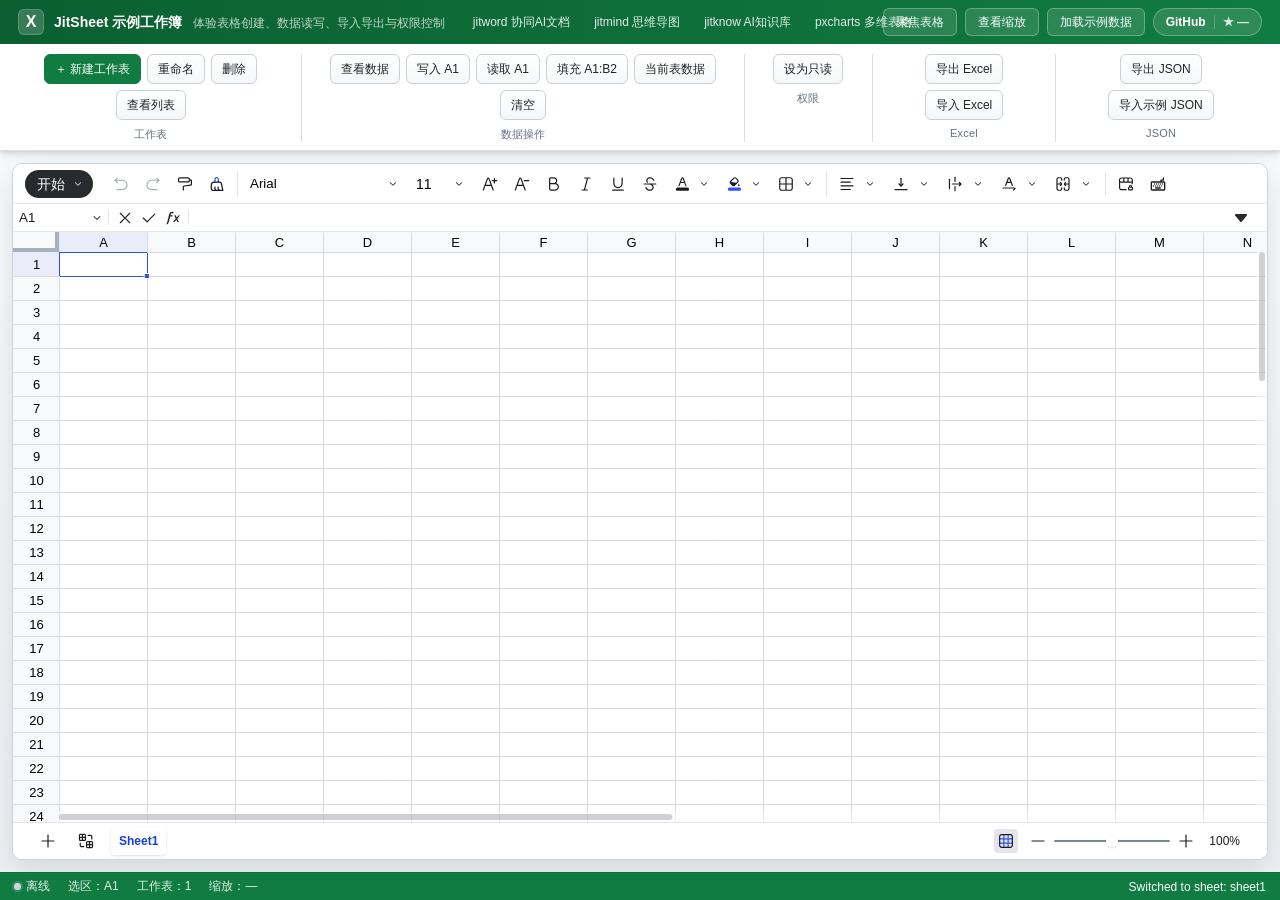
<file: sheet/example/index.html>
<!DOCTYPE html>
<html lang="en">
<head>
  <meta charset="UTF-8" />
  <meta name="viewport" content="width=device-width, initial-scale=1.0" />
  <title>@jitword/sheet-sdk — CDN Example</title>

  <!-- Univer CSS (bundled in JS for build:full mode) -->
  <!-- ===== 1. Univer + JitSheet CSS ===== -->
  <link rel="stylesheet" href="./lib/univer.css" />
  <style>
    :root {
      --excel-green: #107c41;
      --excel-green-dark: #0b5f31;
      --excel-green-soft: #e7f3ec;
      --surface: #ffffff;
      --surface-muted: #f6f8fa;
      --border: #d8dee4;
      --text: #1f2328;
      --text-muted: #667085;
      --shadow: 0 10px 30px rgba(16, 24, 40, 0.12);
    }

    * { margin: 0; padding: 0; box-sizing: border-box; }
    html, body { height: 100%; overflow: hidden; }
    body {
      font-family: -apple-system, BlinkMacSystemFont, 'Segoe UI', Roboto, sans-serif;
      display: flex; flex-direction: column; color: var(--text);
      background: linear-gradient(180deg, #eef6f1 0, #f8fafc 180px, #eef1f4 100%);
    }

    .app-header {
      flex-shrink: 0; background: var(--excel-green); color: #fff;
      box-shadow: 0 2px 8px rgba(0,0,0,0.18); z-index: 2;
    }
    .title-bar {
      min-height: 44px; display: flex; align-items: center; justify-content: space-between; gap: 16px;
      padding: 0 18px; background: linear-gradient(90deg, var(--excel-green-dark), var(--excel-green));
    }
    .nav-left { display: flex; align-items: center; gap: 18px; min-width: 0; }
    .brand { display: flex; align-items: center; gap: 10px; min-width: 0; flex-shrink: 0; }
    .brand-icon {
      width: 26px; height: 26px; border-radius: 6px; display: grid; place-items: center;
      background: rgba(255,255,255,0.18); font-weight: 800; box-shadow: inset 0 0 0 1px rgba(255,255,255,0.18);
    }
    .brand-title { font-size: 14px; font-weight: 700; white-space: nowrap; }
    .brand-subtitle { margin-left: 6px; font-size: 12px; color: rgba(255,255,255,0.74); font-weight: 400; }
    .product-matrix { display: flex; align-items: center; gap: 4px; min-width: 0; }
    .product-link {
      display: inline-flex; align-items: center; height: 28px; padding: 0 10px; border-radius: 6px;
      color: rgba(255,255,255,0.88); text-decoration: none; font-size: 12px; white-space: nowrap;
      transition: all 0.15s ease;
    }
    .product-link:hover { background: rgba(255,255,255,0.16); color: #fff; }
    .nav-right { display: flex; align-items: center; gap: 8px; flex-shrink: 0; }
    .github-link {
      display: inline-flex; align-items: center; gap: 8px; height: 28px; padding: 0 12px;
      border: 1px solid rgba(255,255,255,0.28); border-radius: 999px;
      color: #fff; background: rgba(255,255,255,0.12); text-decoration: none;
      font-size: 12px; font-weight: 600; transition: all 0.15s ease;
    }
    .github-link:hover { background: rgba(255,255,255,0.2); }
    .github-stars {
      padding-left: 8px; border-left: 1px solid rgba(255,255,255,0.24);
      color: rgba(255,255,255,0.82); font-variant-numeric: tabular-nums;
    }
    .quick-actions { display: flex; align-items: center; gap: 8px; }
    .quick-actions button {
      height: 28px; padding: 0 12px; border: 1px solid rgba(255,255,255,0.28);
      border-radius: 6px; color: #fff; background: rgba(255,255,255,0.12); cursor: pointer;
      font-size: 12px; transition: all 0.15s ease;
    }
    .quick-actions button:hover { background: rgba(255,255,255,0.2); }

    .ribbon {
      display: flex; align-items: stretch; gap: 0; padding: 10px 14px 8px;
      background: var(--surface); color: var(--text); border-bottom: 1px solid var(--border);
      box-shadow: 0 1px 0 rgba(0,0,0,0.02);
    }
    .ribbon-group {
      display: flex; flex-direction: column; gap: 7px; min-width: 128px;
      padding: 0 14px; border-right: 1px solid var(--border);
    }
    .ribbon-group:first-child { padding-left: 0; }
    .ribbon-group:last-child { border-right: none; }
    .group-title {
      font-size: 11px; color: var(--text-muted); text-align: center; white-space: nowrap;
      letter-spacing: 0.2px;
    }
    .group-controls { display: flex; align-items: center; justify-content: center; gap: 6px; flex-wrap: wrap; }
    .tool-btn, .import-control {
      min-height: 30px; padding: 5px 10px; border: 1px solid #c8d0d8; border-radius: 6px;
      background: linear-gradient(180deg, #fff, #f5f7f9); color: var(--text); cursor: pointer;
      font-size: 12px; white-space: nowrap; transition: all 0.14s ease;
    }
    .tool-btn:hover, .import-control:hover {
      border-color: #99b8a7; background: var(--excel-green-soft); color: var(--excel-green-dark);
      box-shadow: 0 1px 4px rgba(16,124,65,0.12);
    }
    .tool-btn.primary {
      background: var(--excel-green); border-color: var(--excel-green); color: #fff;
    }
    .tool-btn.primary:hover { background: var(--excel-green-dark); color: #fff; }
    .tool-btn.active { background: #f59e0b; color: #fff; border-color: #d97706; }
    .tool-btn:disabled { opacity: 0.4; cursor: not-allowed; }
    .import-control { display: inline-flex; align-items: center; gap: 6px; overflow: hidden; }
    .import-control input { display: none; }

    #sheet-container {
      flex: 1; min-height: 0; margin: 12px; border: 1px solid #c9d3df; border-radius: 10px;
      background: #fff; overflow: hidden; box-shadow: var(--shadow);
    }

    .status-bar {
      flex-shrink: 0; min-height: 28px; padding: 5px 14px;
      background: var(--excel-green); color: rgba(255,255,255,0.88); font-size: 12px;
      display: flex; gap: 18px; align-items: center; border-top: 1px solid rgba(0,0,0,0.12);
    }
    .status-bar .status-item { display: flex; align-items: center; gap: 5px; white-space: nowrap; }
    .status-bar .status-dot {
      width: 7px; height: 7px; border-radius: 50%; background: #86efac;
      box-shadow: 0 0 0 2px rgba(255,255,255,0.16);
    }
    .status-bar .status-dot.idle { background: #d1d5db; }
    .status-bar .status-dot.connecting { background: #fde047; }
    .status-bar .status-dot.disconnected { background: #fca5a5; }
    #status-msg { margin-left: auto; color: #fff; font-weight: 500; overflow: hidden; text-overflow: ellipsis; }

    @media (max-width: 1200px) {
      .title-bar { align-items: flex-start; flex-direction: column; padding: 10px 14px; }
      .nav-left, .nav-right { width: 100%; }
      .nav-left { align-items: flex-start; flex-direction: column; gap: 8px; }
      .product-matrix { width: 100%; overflow-x: auto; padding-bottom: 2px; }
      .nav-right { justify-content: space-between; flex-wrap: wrap; }
    }

    @media (max-width: 960px) {
      .brand-subtitle { display: none; }
      .quick-actions { flex-wrap: wrap; }
      .ribbon { overflow-x: auto; padding-bottom: 10px; }
      .ribbon-group { min-width: 150px; }
      #sheet-container { margin: 8px; border-radius: 8px; }
      .status-bar { overflow-x: auto; }
    }
  </style>
</head>
<body>

  <header class="app-header">
    <div class="title-bar">
      <div class="nav-left">
        <div class="brand">
          <div class="brand-icon">X</div>
          <div>
            <span class="brand-title">JitSheet 示例工作簿</span>
            <span class="brand-subtitle">体验表格创建、数据读写、导入导出与权限控制</span>
          </div>
        </div>
        <nav class="product-matrix" aria-label="产品矩阵">
          <a class="product-link" href="https://jitword.com" target="_blank" rel="noopener noreferrer">jitword 协同AI文档</a>
          <a class="product-link" href="https://jitword.com/mind/example" target="_blank" rel="noopener noreferrer">jitmind 思维导图</a>
          <a class="product-link" href="https://know.jitword.com" target="_blank" rel="noopener noreferrer">jitknow AI知识库</a>
          <a class="product-link" href="https://pxcharts.turntip.cn" target="_blank" rel="noopener noreferrer">pxcharts 多维表格</a>
        </nav>
      </div>
      <div class="nav-right">
        <div class="quick-actions" aria-label="常用操作">
          <button onclick="handleFocus()">聚焦表格</button>
          <button onclick="handleGetZoom()">查看缩放</button>
          <button onclick="handleSetData()">加载示例数据</button>
        </div>
        <a class="github-link" href="https://github.com/jitOffice/jitword-sdk" target="_blank" rel="noopener noreferrer" aria-label="GitHub repository">
          <span>GitHub</span>
          <span class="github-stars" id="github-stars">Star</span>
        </a>
      </div>
    </div>

    <nav class="ribbon" aria-label="电子表格工具栏">
      <section class="ribbon-group">
        <div class="group-controls">
          <button class="tool-btn primary" onclick="handleCreateSheet()">＋ 新建工作表</button>
          <button class="tool-btn" onclick="handleRenameSheet()">重命名</button>
          <button class="tool-btn" onclick="handleDeleteSheet()">删除</button>
          <button class="tool-btn" onclick="handleListSheets()">查看列表</button>
        </div>
        <div class="group-title">工作表</div>
      </section>

      <section class="ribbon-group">
        <div class="group-controls">
          <button class="tool-btn" onclick="handleGetData()">查看数据</button>
          <button class="tool-btn" onclick="handleSetCell()">写入 A1</button>
          <button class="tool-btn" onclick="handleGetCell()">读取 A1</button>
          <button class="tool-btn" onclick="handleSetMultipleCells()">填充 A1:B2</button>
          <button class="tool-btn" onclick="handleGetSheetData()">当前表数据</button>
          <button class="tool-btn" onclick="handleClearData()">清空</button>
        </div>
        <div class="group-title">数据操作</div>
      </section>

      <section class="ribbon-group">
        <div class="group-controls">
          <button class="tool-btn" onclick="handleToggleReadonly()" id="btn-readonly">设为只读</button>
        </div>
        <div class="group-title">权限</div>
      </section>

      <section class="ribbon-group">
        <div class="group-controls">
          <button class="tool-btn" onclick="handleExportExcel()">导出 Excel</button>
          <label class="import-control">
            导入 Excel
            <input type="file" accept=".xlsx,.xls" onchange="handleImportExcel(event)" />
          </label>
        </div>
        <div class="group-title">Excel</div>
      </section>

      <section class="ribbon-group">
        <div class="group-controls">
          <button class="tool-btn" onclick="handleExportJson()">导出 JSON</button>
          <button class="tool-btn" onclick="handleImportJson()">导入示例 JSON</button>
        </div>
        <div class="group-title">JSON</div>
      </section>
    </nav>
  </header>

  <!-- ===== Sheet Container ===== -->
  <div id="sheet-container"></div>

  <!-- ===== Status Bar ===== -->
  <div class="status-bar">
    <div class="status-item">
      <span class="status-dot idle" id="collab-dot"></span>
      <span id="collab-status">离线</span>
    </div>
    <div class="status-item" id="status-selection">选区：—</div>
    <div class="status-item" id="status-sheets">工作表：—</div>
    <div class="status-item" id="status-zoom">缩放：—</div>
    <div class="status-item" id="status-msg">就绪</div>
  </div>

  <!-- ===== SDK (self-contained full bundle, includes Univer engine) ===== -->
  <script>
    // Polyfill Node.js globals for bundled dependencies
    if (typeof window.process === 'undefined') {
      window.process = { env: { NODE_ENV: 'production' }, versions: { node: '' }, nextTick: function(fn) { setTimeout(fn, 0) }, browser: true };
    }
  </script>
  <script src="./lib/jit-sheet.full.js"></script>

  <script>
    // ===== SDK Init =====
    var JitSheet = window.JitSheet.JitSheet

    var sheet = new JitSheet({
      container: '#sheet-container',
      editable: true,
      locale: 'zh-CN',
      onChange: function (snapshot) {
        updateSheetCount(snapshot)
        setStatus('已保存变更：' + Object.keys(snapshot.sheets).length + ' 个工作表')
      },
      onError: function (err) {
        console.error('[SDK Error]', err)
        setStatus('错误：' + err.message)
      },
    })

    // ===== State =====
    var isReadonly = false

    // ===== Events =====
    sheet.on('ready', function () {
      var data = sheet.data.getData()
      if (data) updateSheetCount(data)
      setStatus('表格已初始化')
    })

    sheet.on('selection', function (sel) {
      var cellLabel = colName(sel.col) + (sel.row + 1)
      document.getElementById('status-selection').textContent = '选区：' + cellLabel
    })

    sheet.on('zoom', function (ev) {
      document.getElementById('status-zoom').textContent = '缩放：' + Math.round(ev.ratio * 100) + '%'
    })

    sheet.on('tab:switch', function (ev) {
      setStatus('Switched to sheet: ' + ev.sheetId)
    })

    sheet.on('permission:change', function (mode) {
      setStatus('Permission: ' + mode)
    })

    sheet.on('collab:status', function (status) {
      var dot = document.getElementById('collab-dot')
      var text = document.getElementById('collab-status')
      dot.className = 'status-dot ' + status
      text.textContent = status === 'idle' ? '空闲' : status === 'connecting' ? '连接中' : status === 'connected' ? '已连接' : '已断开'
    })

    // ===== Row 1: Sheet Management / Permission / Instance =====

    function handleCreateSheet() {
      var name = prompt('Sheet name:', 'Sheet ' + (sheet.sheets.getSheets().length + 1))
      if (name) {
        var id = sheet.sheets.createSheet(name)
        sheet.sheets.switchSheet(id)
        setStatus('Created sheet: ' + name)
        updateSheetCount(sheet.data.getData())
      }
    }

    function handleRenameSheet() {
      var active = sheet.sheets.getActiveSheet()
      if (!active) { alert('No active sheet'); return }
      var name = prompt('Rename sheet:', active.name)
      if (name) {
        sheet.sheets.renameSheet(active.id, name)
        setStatus('Renamed → ' + name)
      }
    }

    function handleDeleteSheet() {
      var sheets = sheet.sheets.getSheets()
      if (sheets.length <= 1) { alert('Cannot delete the last sheet'); return }
      var active = sheet.sheets.getActiveSheet()
      if (!active) return
      if (confirm('Delete sheet "' + active.name + '"?')) {
        sheet.sheets.deleteSheet(active.id)
        setStatus('Deleted sheet')
        updateSheetCount(sheet.data.getData())
      }
    }

    function handleListSheets() {
      var sheets = sheet.sheets.getSheets()
      console.log('[Example] All sheets:', sheets)
      var names = sheets.map(function(s) { return s.name + (s.isActive ? ' (active)' : '') })
      alert('Sheets:\n' + names.join('\n'))
    }

    function handleToggleReadonly() {
      isReadonly = !isReadonly
      if (isReadonly) {
        sheet.permission.setReadonly()
        document.getElementById('btn-readonly').textContent = '恢复编辑'
        document.getElementById('btn-readonly').classList.add('active')
      } else {
        sheet.permission.setEditable()
        document.getElementById('btn-readonly').textContent = '设为只读'
        document.getElementById('btn-readonly').classList.remove('active')
      }
    }

    function handleFocus() {
      sheet.focus()
      setStatus('Focused')
    }

    function handleGetZoom() {
      var zoom = sheet.getZoom()
      document.getElementById('status-zoom').textContent = '缩放：' + Math.round(zoom * 100) + '%'
      setStatus('当前缩放：' + Math.round(zoom * 100) + '%')
    }

    // ===== Row 2: Data / Cell Operations =====

    function handleGetData() {
      var data = sheet.data.getData()
      console.log('[Example] Full data:', data)
      alert('数据已输出到控制台。工作表数量：' + (data && data.sheetOrder ? data.sheetOrder.length : 0))
    }

    function handleSetCell() {
      var active = sheet.sheets.getActiveSheet()
      if (active) {
        var value = prompt('Value for A1:', 'Hello from SDK!')
        if (value !== null) {
          sheet.data.setCellValue(active.id, 0, 0, value)
          setStatus('Set A1 = "' + value + '"')
        }
      }
    }

    function handleGetCell() {
      var active = sheet.sheets.getActiveSheet()
      if (active) {
        var val = sheet.data.getCellValue(active.id, 0, 0)
        alert('A1 value: ' + (val !== undefined ? JSON.stringify(val) : '(empty)'))
        setStatus('A1 = ' + (val !== undefined ? val : '(empty)'))
      }
    }

    function handleSetMultipleCells() {
      var active = sheet.sheets.getActiveSheet()
      if (active) {
        sheet.data.setCells(active.id, {
          0: { 0: { v: 'A1' }, 1: { v: 'B1' } },
          1: { 0: { v: 'A2' }, 1: { v: 'B2' } },
        })
        setStatus('Set A1:B2 with sample data')
      }
    }

    function handleGetSheetData() {
      var active = sheet.sheets.getActiveSheet()
      if (active) {
        var data = sheet.data.getSheetData(active.id)
        console.log('[Example] Sheet data for "' + active.name + '":', data)
        setStatus('Sheet data logged to console')
      }
    }

    function handleClearData() {
      if (confirm('Clear all data?')) {
        sheet.data.clearData()
        setStatus('Data cleared')
        updateSheetCount(sheet.data.getData())
      }
    }

    function handleSetData() {
      var sampleSnapshot = {
        sheets: {
          'sample1': {
            id: 'sample1',
            name: 'Sample Sheet',
            cellData: {
              0: { 0: { v: 'Name' }, 1: { v: 'Age' }, 2: { v: 'City' } },
              1: { 0: { v: 'Alice' }, 1: { v: 30 }, 2: { v: 'Beijing' } },
              2: { 0: { v: 'Bob' }, 1: { v: 25 }, 2: { v: 'Shanghai' } },
              3: { 0: { v: 'Charlie' }, 1: { v: 35 }, 2: { v: 'Guangzhou' } },
            },
            rowCount: 100,
            columnCount: 26,
          }
        },
        sheetOrder: ['sample1'],
      }
      sheet.data.setData(sampleSnapshot)
      setStatus('Loaded sample data')
      updateSheetCount(sampleSnapshot)
    }

    // ===== Row 3: IO =====

    function handleExportExcel() {
      sheet.io.exportExcel('example-export.xlsx').then(function () {
        setStatus('Exported Excel')
      }).catch(function (e) {
        console.error('Export failed:', e)
        alert('Export failed: ' + e.message)
      })
    }

    function handleImportExcel(event) {
      var file = event.target.files && event.target.files[0]
      if (!file) return
      sheet.io.importExcel(file).then(function () {
        setStatus('Imported: ' + file.name)
        updateSheetCount(sheet.data.getData())
      }).catch(function (e) {
        console.error('Import failed:', e)
        alert('Import failed: ' + e.message)
      })
      event.target.value = ''
    }

    function handleExportJson() {
      var json = sheet.io.exportJSON()
      console.log('[Example] Exported JSON:', json)
      // Also trigger download
      var blob = new Blob([JSON.stringify(json, null, 2)], { type: 'application/json' })
      var url = URL.createObjectURL(blob)
      var a = document.createElement('a')
      a.href = url
      a.download = 'sheet-export.json'
      a.click()
      URL.revokeObjectURL(url)
      setStatus('Exported JSON')
    }

    function handleImportJson() {
      var sampleJson = {
        sheets: {
          'json1': {
            id: 'json1',
            name: 'JSON Import',
            cellData: {
              0: { 0: { v: 'Imported' }, 1: { v: 'From' }, 2: { v: 'JSON' } },
              1: { 0: { v: 100 }, 1: { v: 200 }, 2: { v: 300 } },
            },
            rowCount: 100,
            columnCount: 26,
          }
        },
        sheetOrder: ['json1'],
      }
      sheet.io.importJSON(sampleJson)
      setStatus('Imported sample JSON data')
      updateSheetCount(sheet.data.getData())
    }

    // ===== Helpers =====

    function updateSheetCount(snapshot) {
      if (!snapshot) return
      var count = snapshot.sheetOrder ? snapshot.sheetOrder.length : Object.keys(snapshot.sheets || {}).length
      document.getElementById('status-sheets').textContent = '工作表：' + count
    }

    function setStatus(msg) {
      document.getElementById('status-msg').textContent = msg
    }

    function colName(col) {
      var name = ''
      col = col + 1
      while (col > 0) {
        col--
        name = String.fromCharCode(65 + (col % 26)) + name
        col = Math.floor(col / 26)
      }
      return name
    }

    ;(function loadGitHubStars() {
      var starEl = document.getElementById('github-stars')
      if (!starEl) return
      fetch('https://api.github.com/repos/jitOffice/jitword-sdk')
        .then(function(response) {
          if (!response.ok) throw new Error('Failed to fetch GitHub stars')
          return response.json()
        })
        .then(function(repo) {
          var stars = repo.stargazers_count || 0
          starEl.textContent = '★ ' + formatStars(stars)
        })
        .catch(function() {
          starEl.textContent = '★ —'
        })

      function formatStars(count) {
        if (count >= 1000) return (count / 1000).toFixed(count >= 10000 ? 0 : 1).replace(/\.0$/, '') + 'k'
        return String(count)
      }
    })()
  </script>
</body>
</html>
</file>
<file: sheet/example/lib/univer.css>
*,:before,:after{--univer-tw-border-spacing-x: 0;--univer-tw-border-spacing-y: 0;--univer-tw-translate-x: 0;--univer-tw-translate-y: 0;--univer-tw-rotate: 0;--univer-tw-skew-x: 0;--univer-tw-skew-y: 0;--univer-tw-scale-x: 1;--univer-tw-scale-y: 1;--univer-tw-pan-x: ;--univer-tw-pan-y: ;--univer-tw-pinch-zoom: ;--univer-tw-scroll-snap-strictness: proximity;--univer-tw-gradient-from-position: ;--univer-tw-gradient-via-position: ;--univer-tw-gradient-to-position: ;--univer-tw-ordinal: ;--univer-tw-slashed-zero: ;--univer-tw-numeric-figure: ;--univer-tw-numeric-spacing: ;--univer-tw-numeric-fraction: ;--univer-tw-ring-inset: ;--univer-tw-ring-offset-width: 0px;--univer-tw-ring-offset-color: #fff;--univer-tw-ring-color: rgba(147, 197, 253, .5);--univer-tw-ring-offset-shadow: 0 0 rgba(0,0,0,0);--univer-tw-ring-shadow: 0 0 rgba(0,0,0,0);--univer-tw-shadow: 0 0 rgba(0,0,0,0);--univer-tw-shadow-colored: 0 0 rgba(0,0,0,0);--univer-tw-blur: ;--univer-tw-brightness: ;--univer-tw-contrast: ;--univer-tw-grayscale: ;--univer-tw-hue-rotate: ;--univer-tw-invert: ;--univer-tw-saturate: ;--univer-tw-sepia: ;--univer-tw-drop-shadow: ;--univer-tw-backdrop-blur: ;--univer-tw-backdrop-brightness: ;--univer-tw-backdrop-contrast: ;--univer-tw-backdrop-grayscale: ;--univer-tw-backdrop-hue-rotate: ;--univer-tw-backdrop-invert: ;--univer-tw-backdrop-opacity: ;--univer-tw-backdrop-saturate: ;--univer-tw-backdrop-sepia: ;--univer-tw-contain-size: ;--univer-tw-contain-layout: ;--univer-tw-contain-paint: ;--univer-tw-contain-style: }::backdrop{--univer-tw-border-spacing-x: 0;--univer-tw-border-spacing-y: 0;--univer-tw-translate-x: 0;--univer-tw-translate-y: 0;--univer-tw-rotate: 0;--univer-tw-skew-x: 0;--univer-tw-skew-y: 0;--univer-tw-scale-x: 1;--univer-tw-scale-y: 1;--univer-tw-pan-x: ;--univer-tw-pan-y: ;--univer-tw-pinch-zoom: ;--univer-tw-scroll-snap-strictness: proximity;--univer-tw-gradient-from-position: ;--univer-tw-gradient-via-position: ;--univer-tw-gradient-to-position: ;--univer-tw-ordinal: ;--univer-tw-slashed-zero: ;--univer-tw-numeric-figure: ;--univer-tw-numeric-spacing: ;--univer-tw-numeric-fraction: ;--univer-tw-ring-inset: ;--univer-tw-ring-offset-width: 0px;--univer-tw-ring-offset-color: #fff;--univer-tw-ring-color: rgba(147, 197, 253, .5);--univer-tw-ring-offset-shadow: 0 0 rgba(0,0,0,0);--univer-tw-ring-shadow: 0 0 rgba(0,0,0,0);--univer-tw-shadow: 0 0 rgba(0,0,0,0);--univer-tw-shadow-colored: 0 0 rgba(0,0,0,0);--univer-tw-blur: ;--univer-tw-brightness: ;--univer-tw-contrast: ;--univer-tw-grayscale: ;--univer-tw-hue-rotate: ;--univer-tw-invert: ;--univer-tw-saturate: ;--univer-tw-sepia: ;--univer-tw-drop-shadow: ;--univer-tw-backdrop-blur: ;--univer-tw-backdrop-brightness: ;--univer-tw-backdrop-contrast: ;--univer-tw-backdrop-grayscale: ;--univer-tw-backdrop-hue-rotate: ;--univer-tw-backdrop-invert: ;--univer-tw-backdrop-opacity: ;--univer-tw-backdrop-saturate: ;--univer-tw-backdrop-sepia: ;--univer-tw-contain-size: ;--univer-tw-contain-layout: ;--univer-tw-contain-paint: ;--univer-tw-contain-style: }*{scrollbar-color:initial;scrollbar-width:initial}.univer-sr-only{position:absolute;width:1px;height:1px;padding:0;margin:-1px;overflow:hidden;clip:rect(0,0,0,0);white-space:nowrap;border-width:0}.univer-inset-x-0{left:0;right:0}.univer-bottom-0\.5{bottom:.125rem}.univer-bottom-6{bottom:1.5rem}.univer-left-0\.5{left:.125rem}.univer-left-2{left:.5rem}.univer-right-4{right:1rem}.univer-right-px{right:1px}.univer-top-px{top:1px}.univer-z-0{z-index:0}.univer-z-50{z-index:50}.univer-z-\[1080\]{z-index:1080}.univer-z-\[1081\]{z-index:1081}.-univer-mx-1{margin-left:-.25rem;margin-right:-.25rem}.univer-mx-auto{margin-left:auto;margin-right:auto}.univer-my-0{margin-top:0;margin-bottom:0}.univer-ml-auto{margin-left:auto}.univer-inline-block{display:inline-block}.\!univer-hidden{display:none!important}.univer-size-2{width:.5rem;height:.5rem}.univer-size-2\.5{width:.625rem;height:.625rem}.univer-size-7{width:1.75rem;height:1.75rem}.univer-h-1\/2{height:50%}.univer-h-12{height:3rem}.univer-h-2{height:.5rem}.univer-h-3{height:.75rem}.univer-h-3\.5{height:.875rem}.univer-h-32{height:8rem}.univer-h-48{height:12rem}.univer-h-\[150px\]{height:150px}.univer-h-\[calc\(100\%-2px\)\]{height:calc(100% - 2px)}.univer-max-h-0{max-height:0px}.univer-max-h-80{max-height:20rem}.univer-max-h-\[40vh\]{max-height:40vh}.univer-max-h-\[var\(--radix-popper-available-height\)\]{max-height:var(--radix-popper-available-height)}.univer-max-h-full{max-height:100%}.univer-max-h-screen{max-height:100vh}.univer-min-h-3\.5{min-height:.875rem}.\!univer-w-fit{width:-moz-fit-content!important;width:fit-content!important}.univer-w-2\.5{width:.625rem}.univer-w-3{width:.75rem}.univer-w-3\.5{width:.875rem}.univer-w-64{width:16rem}.univer-w-72{width:18rem}.univer-w-80{width:20rem}.univer-w-\[calc\(100\%-16px\)\]{width:calc(100% - 16px)}.univer-w-\[var\(--radix-popper-anchor-width\)\]{width:var(--radix-popper-anchor-width)}.univer-min-w-36{min-width:9rem}.univer-min-w-\[320px\]{min-width:320px}.univer-max-w-\[480px\]{max-width:480px}.univer-max-w-\[60vw\]{max-width:60vw}.univer-max-w-full{max-width:100%}.univer-max-w-sm{max-width:24rem}.univer-max-w-xs{max-width:20rem}.univer-origin-\[--radix-hover-card-content-transform-origin\]{transform-origin:var(--radix-hover-card-content-transform-origin)}.univer-translate-x-3{--univer-tw-translate-x: .75rem;transform:translate(.75rem,var(--univer-tw-translate-y)) rotate(var(--univer-tw-rotate)) skew(var(--univer-tw-skew-x)) skewY(var(--univer-tw-skew-y)) scaleX(var(--univer-tw-scale-x)) scaleY(var(--univer-tw-scale-y));transform:translate(var(--univer-tw-translate-x),var(--univer-tw-translate-y)) rotate(var(--univer-tw-rotate)) skew(var(--univer-tw-skew-x)) skewY(var(--univer-tw-skew-y)) scaleX(var(--univer-tw-scale-x)) scaleY(var(--univer-tw-scale-y))}.-univer-rotate-90{--univer-tw-rotate: -90deg;transform:translate(var(--univer-tw-translate-x),var(--univer-tw-translate-y)) rotate(-90deg) skew(var(--univer-tw-skew-x)) skewY(var(--univer-tw-skew-y)) scaleX(var(--univer-tw-scale-x)) scaleY(var(--univer-tw-scale-y));transform:translate(var(--univer-tw-translate-x),var(--univer-tw-translate-y)) rotate(var(--univer-tw-rotate)) skew(var(--univer-tw-skew-x)) skewY(var(--univer-tw-skew-y)) scaleX(var(--univer-tw-scale-x)) scaleY(var(--univer-tw-scale-y))}.univer-rotate-0{--univer-tw-rotate: 0deg;transform:translate(var(--univer-tw-translate-x),var(--univer-tw-translate-y)) rotate(0) skew(var(--univer-tw-skew-x)) skewY(var(--univer-tw-skew-y)) scaleX(var(--univer-tw-scale-x)) scaleY(var(--univer-tw-scale-y));transform:translate(var(--univer-tw-translate-x),var(--univer-tw-translate-y)) rotate(var(--univer-tw-rotate)) skew(var(--univer-tw-skew-x)) skewY(var(--univer-tw-skew-y)) scaleX(var(--univer-tw-scale-x)) scaleY(var(--univer-tw-scale-y))}.univer-rotate-45{--univer-tw-rotate: 45deg;transform:translate(var(--univer-tw-translate-x),var(--univer-tw-translate-y)) rotate(45deg) skew(var(--univer-tw-skew-x)) skewY(var(--univer-tw-skew-y)) scaleX(var(--univer-tw-scale-x)) scaleY(var(--univer-tw-scale-y));transform:translate(var(--univer-tw-translate-x),var(--univer-tw-translate-y)) rotate(var(--univer-tw-rotate)) skew(var(--univer-tw-skew-x)) skewY(var(--univer-tw-skew-y)) scaleX(var(--univer-tw-scale-x)) scaleY(var(--univer-tw-scale-y))}.\!univer-animate-none{animation:none!important}.univer-cursor-crosshair{cursor:crosshair}.univer-resize{resize:both}.univer-grid-flow-row{grid-auto-flow:row}.univer-grid-cols-2{grid-template-columns:repeat(2,minmax(0,1fr))}.univer-grid-cols-7{grid-template-columns:repeat(7,minmax(0,1fr))}.univer-flex-col-reverse{flex-direction:column-reverse}.univer-content-center{align-content:center}.univer-items-end{align-items:flex-end}.univer-gap-0\.5{gap:.125rem}.univer-gap-3{gap:.75rem}.univer-space-x-2>:not([hidden])~:not([hidden]){--univer-tw-space-x-reverse: 0;margin-right:0rem;margin-right:calc(.5rem * var(--univer-tw-space-x-reverse));margin-left:calc(.5rem * (1 - var(--univer-tw-space-x-reverse)));margin-left:.5rem;margin-left:calc(.5rem * calc(1 - var(--univer-tw-space-x-reverse)))}.univer-space-y-1\.5>:not([hidden])~:not([hidden]){--univer-tw-space-y-reverse: 0;margin-top:calc(.375rem * (1 - var(--univer-tw-space-y-reverse)));margin-top:.375rem;margin-top:calc(.375rem * calc(1 - var(--univer-tw-space-y-reverse)));margin-bottom:0rem;margin-bottom:calc(.375rem * var(--univer-tw-space-y-reverse))}.univer-divide-x>:not([hidden])~:not([hidden]){--univer-tw-divide-x-reverse: 0;border-right-width:0px;border-right-width:calc(1px * var(--univer-tw-divide-x-reverse));border-left-width:calc(1px * (1 - var(--univer-tw-divide-x-reverse)));border-left-width:1px;border-left-width:calc(1px * calc(1 - var(--univer-tw-divide-x-reverse)))}.univer-divide-y-0>:not([hidden])~:not([hidden]){--univer-tw-divide-y-reverse: 0;border-top-width:calc(0px * (1 - var(--univer-tw-divide-y-reverse)));border-top-width:0px;border-top-width:calc(0px * calc(1 - var(--univer-tw-divide-y-reverse)));border-bottom-width:0px;border-bottom-width:calc(0px * var(--univer-tw-divide-y-reverse))}.univer-overflow-auto{overflow:auto}.univer-text-balance{text-wrap:balance}.univer-rounded-xl{border-radius:.75rem}.\!univer-rounded-b-none{border-bottom-right-radius:0!important;border-bottom-left-radius:0!important}.\!univer-rounded-l-none{border-top-left-radius:0!important;border-bottom-left-radius:0!important}.\!univer-rounded-r-none{border-top-right-radius:0!important;border-bottom-right-radius:0!important}.\!univer-rounded-t-none{border-top-left-radius:0!important;border-top-right-radius:0!important}.univer-rounded-r-md{border-top-right-radius:.375rem;border-bottom-right-radius:.375rem}.\!univer-border-l-0{border-left-width:0px!important}.\!univer-border-t-0{border-top-width:0px!important}.univer-border-b-0{border-bottom-width:0px}.univer-border-l{border-left-width:1px}.univer-border-l-0{border-left-width:0px}.univer-border-r{border-right-width:1px}.univer-border-t{border-top-width:1px}.univer-border-t-0{border-top-width:0px}.\!univer-border-gray-200{border-color:var(--univer-gray-200)!important}.univer-border-gray-300{border-color:var(--univer-gray-300)}.univer-border-red-500{border-color:var(--univer-red-500)}.univer-border-white{border-color:var(--univer-white)}.\!univer-bg-primary-600{background-color:var(--univer-primary-600)!important}.univer-bg-\[rgba\(0\,0\,0\,0\.8\)\]{background-color:#000c}.univer-bg-gray-300{background-color:var(--univer-gray-300)}.univer-bg-gray-800{background-color:var(--univer-gray-800)}.univer-bg-primary-500{background-color:var(--univer-primary-500)}.univer-bg-red-500{background-color:var(--univer-red-500)}.univer-fill-current{fill:currentColor}.\!univer-p-2\.5{padding:.625rem!important}.\!univer-pl-4{padding-left:1rem!important}.univer-pl-0{padding-left:0}.univer-pl-8{padding-left:2rem}.univer-pr-0{padding-right:0}.univer-pr-32{padding-right:8rem}.univer-pr-8{padding-right:2rem}.univer-pt-4{padding-top:1rem}.univer-text-left{text-align:left}.univer-align-middle{vertical-align:middle}.univer-font-mono{font-family:ui-monospace,SFMono-Regular,Menlo,Monaco,Consolas,Liberation Mono,Courier New,monospace}.univer-font-sans{font-family:ui-sans-serif,system-ui,-apple-system,Segoe UI,Roboto,Ubuntu,Cantarell,Noto Sans,sans-serif,"Apple Color Emoji","Segoe UI Emoji",Segoe UI Symbol,"Noto Color Emoji"}.univer-text-lg{font-size:1.125rem;line-height:1.75rem}.univer-text-sm\/8{font-size:.875rem;line-height:2rem}.univer-text-xs\/6{font-size:.75rem;line-height:1.5rem}.univer-uppercase{text-transform:uppercase}.univer-leading-9{line-height:2.25rem}.univer-leading-none{line-height:1}.univer-leading-normal{line-height:1.5}.univer-tracking-tight{letter-spacing:-.025em}.univer-tracking-widest{letter-spacing:.1em}.\!univer-text-primary-500{color:var(--univer-primary-500)!important}.univer-text-current{color:currentColor}.univer-text-cyan-700{--univer-tw-text-opacity: 1;color:#0e7490;color:rgba(14,116,144,var(--univer-tw-text-opacity, 1))}.univer-text-green-500{color:var(--univer-green-500)}.univer-text-indigo-600{color:var(--univer-indigo-600)}.univer-text-yellow-400{color:var(--univer-yellow-400)}.univer-underline-offset-4{text-underline-offset:4px}.univer-opacity-40{opacity:.4}.univer-opacity-50{opacity:.5}.univer-opacity-60{opacity:.6}.univer-opacity-80{opacity:.8}.univer-opacity-90{opacity:.9}.univer-shadow-inner{--univer-tw-shadow: inset 0 2px 4px 0 rgba(0, 0, 0, .05);--univer-tw-shadow-colored: inset 0 2px 4px 0 var(--univer-tw-shadow-color);box-shadow:0 0 #0000,0 0 #0000,inset 0 2px 4px #0000000d;box-shadow:var(--univer-tw-ring-offset-shadow, 0 0 rgba(0,0,0,0)),var(--univer-tw-ring-shadow, 0 0 rgba(0,0,0,0)),var(--univer-tw-shadow)}.univer-ring-2{--univer-tw-ring-offset-shadow: var(--univer-tw-ring-inset) 0 0 0 var(--univer-tw-ring-offset-width) var(--univer-tw-ring-offset-color);--univer-tw-ring-shadow: var(--univer-tw-ring-inset) 0 0 0 calc(2px + var(--univer-tw-ring-offset-width)) var(--univer-tw-ring-color);box-shadow:var(--univer-tw-ring-offset-shadow),var(--univer-tw-ring-shadow),0 0 #0000;box-shadow:var(--univer-tw-ring-offset-shadow),var(--univer-tw-ring-shadow),var(--univer-tw-shadow, 0 0 rgba(0,0,0,0))}.\!univer-ring-primary-900{--univer-tw-ring-color: var(--univer-primary-900) !important}.univer-ring-primary-50{--univer-tw-ring-color: var(--univer-primary-50) }.univer-ring-white{--univer-tw-ring-color: var(--univer-white) }.univer-ring-offset-2{--univer-tw-ring-offset-width: 2px }.\!univer-ring-offset-gray-600{--univer-tw-ring-offset-color: var(--univer-gray-600) !important}.univer-ring-offset-white{--univer-tw-ring-offset-color: var(--univer-white) }.univer-drop-shadow-sm{--univer-tw-drop-shadow: drop-shadow(0 1px 1px rgba(0, 0, 0, .05));filter:var(--univer-tw-blur) var(--univer-tw-brightness) var(--univer-tw-contrast) var(--univer-tw-grayscale) var(--univer-tw-hue-rotate) var(--univer-tw-invert) var(--univer-tw-saturate) var(--univer-tw-sepia) drop-shadow(0 1px 1px rgba(0,0,0,.05));filter:var(--univer-tw-blur) var(--univer-tw-brightness) var(--univer-tw-contrast) var(--univer-tw-grayscale) var(--univer-tw-hue-rotate) var(--univer-tw-invert) var(--univer-tw-saturate) var(--univer-tw-sepia) var(--univer-tw-drop-shadow)}.univer-transition-\[color\,box-shadow\]{transition-property:color,box-shadow;transition-timing-function:cubic-bezier(.4,0,.2,1);transition-duration:.15s}.univer-transition-\[max-height\,opacity\]{transition-property:max-height,opacity;transition-timing-function:cubic-bezier(.4,0,.2,1);transition-duration:.15s}.univer-transition-opacity{transition-property:opacity;transition-timing-function:cubic-bezier(.4,0,.2,1);transition-duration:.15s}.univer-transition-shadow{transition-property:box-shadow;transition-timing-function:cubic-bezier(.4,0,.2,1);transition-duration:.15s}.univer-transition-transform{transition-property:transform;transition-timing-function:cubic-bezier(.4,0,.2,1);transition-duration:.15s}.univer-duration-500{transition-duration:.5s}.univer-duration-75{transition-duration:75ms}.univer-ease-in-out{transition-timing-function:cubic-bezier(.4,0,.2,1)}.univer-ease-out{transition-timing-function:cubic-bezier(0,0,.2,1)}.univer-will-change-transform{will-change:transform}.univer-scrollbar-thin::-webkit-scrollbar-track{background-color:var(--scrollbar-track);border-radius:var(--scrollbar-track-radius)}.univer-scrollbar-thin::-webkit-scrollbar-track:hover{background-color:var(--scrollbar-track-hover, var(--scrollbar-track))}.univer-scrollbar-thin::-webkit-scrollbar-track:active{background-color:var(--scrollbar-track-active, var(--scrollbar-track-hover, var(--scrollbar-track)))}.univer-scrollbar-thin::-webkit-scrollbar-thumb{background-color:var(--scrollbar-thumb);border-radius:var(--scrollbar-thumb-radius)}.univer-scrollbar-thin::-webkit-scrollbar-thumb:hover{background-color:var(--scrollbar-thumb-hover, var(--scrollbar-thumb))}.univer-scrollbar-thin::-webkit-scrollbar-thumb:active{background-color:var(--scrollbar-thumb-active, var(--scrollbar-thumb-hover, var(--scrollbar-thumb)))}.univer-scrollbar-thin::-webkit-scrollbar-corner{background-color:var(--scrollbar-corner);border-radius:var(--scrollbar-corner-radius)}.univer-scrollbar-thin::-webkit-scrollbar-corner:hover{background-color:var(--scrollbar-corner-hover, var(--scrollbar-corner))}.univer-scrollbar-thin::-webkit-scrollbar-corner:active{background-color:var(--scrollbar-corner-active, var(--scrollbar-corner-hover, var(--scrollbar-corner)))}.univer-scrollbar-thin{scrollbar-width:thin;scrollbar-color:initial initial;scrollbar-color:var(--scrollbar-thumb, initial) var(--scrollbar-track, initial)}.univer-scrollbar-thin::-webkit-scrollbar{display:block;width:8px;height:8px}.univer-scrollbar-track-gray-50{--scrollbar-track: var(--univer-gray-50) !important}.univer-scrollbar-thumb-gray-300{--scrollbar-thumb: var(--univer-gray-300) !important}.univer-animate-out{animation-name:exit;animation-duration:.15s;--univer-tw-exit-opacity: initial;--univer-tw-exit-scale: initial;--univer-tw-exit-rotate: initial;--univer-tw-exit-translate-x: initial;--univer-tw-exit-translate-y: initial }.univer-fade-in,.univer-fade-in-0{--univer-tw-enter-opacity: 0 }.univer-fade-out{--univer-tw-exit-opacity: 0 }.univer-zoom-in-95{--univer-tw-enter-scale: .95 }.univer-slide-in-from-top-4{--univer-tw-enter-translate-y: -1rem }.univer-duration-200{animation-duration:.2s}.univer-duration-300{animation-duration:.3s}.univer-duration-500{animation-duration:.5s}.univer-duration-75{animation-duration:75ms}.univer-ease-in-out{animation-timing-function:cubic-bezier(.4,0,.2,1)}.univer-ease-out{animation-timing-function:cubic-bezier(0,0,.2,1)}.placeholder\:univer-text-gray-200::-moz-placeholder{color:var(--univer-gray-200)}.placeholder\:univer-text-gray-200::placeholder{color:var(--univer-gray-200)}.placeholder\:univer-text-gray-400::-moz-placeholder{color:var(--univer-gray-400)}.placeholder\:univer-text-gray-400::placeholder{color:var(--univer-gray-400)}.before\:univer-absolute:before{content:var(--univer-tw-content);position:absolute}.before\:univer-top-1\/2:before{content:var(--univer-tw-content);top:50%}.before\:univer-block:before{content:var(--univer-tw-content);display:block}.before\:univer-h-px:before{content:var(--univer-tw-content);height:1px}.before\:univer-w-full:before{content:var(--univer-tw-content);width:100%}.before\:-univer-translate-y-1\/2:before{content:var(--univer-tw-content);--univer-tw-translate-y: -50%;transform:translate(var(--univer-tw-translate-x),-50%) rotate(var(--univer-tw-rotate)) skew(var(--univer-tw-skew-x)) skewY(var(--univer-tw-skew-y)) scaleX(var(--univer-tw-scale-x)) scaleY(var(--univer-tw-scale-y));transform:translate(var(--univer-tw-translate-x),var(--univer-tw-translate-y)) rotate(var(--univer-tw-rotate)) skew(var(--univer-tw-skew-x)) skewY(var(--univer-tw-skew-y)) scaleX(var(--univer-tw-scale-x)) scaleY(var(--univer-tw-scale-y))}.before\:univer-bg-gray-200:before{content:var(--univer-tw-content);background-color:var(--univer-gray-200)}.before\:univer-content-\[\"\"\]:before{--univer-tw-content: "";content:"";content:var(--univer-tw-content)}.data-\[disabled\]\:univer-pointer-events-none[data-disabled]{pointer-events:none}.data-\[orientation\=horizontal\]\:univer-h-px[data-orientation=horizontal]{height:1px}.data-\[orientation\=vertical\]\:univer-h-full[data-orientation=vertical]{height:100%}.data-\[orientation\=horizontal\]\:univer-w-full[data-orientation=horizontal]{width:100%}.data-\[orientation\=vertical\]\:univer-w-px[data-orientation=vertical]{width:1px}.data-\[state\=open\]\:univer-bg-gray-100[data-state=open]{background-color:var(--univer-gray-100)}.data-\[disabled\]\:univer-opacity-50[data-disabled]{opacity:.5}.data-\[state\=open\]\:univer-animate-in[data-state=open]{animation-name:enter;animation-duration:.15s;--univer-tw-enter-opacity: initial;--univer-tw-enter-scale: initial;--univer-tw-enter-rotate: initial;--univer-tw-enter-translate-x: initial;--univer-tw-enter-translate-y: initial }.data-\[state\=closed\]\:univer-animate-out[data-state=closed]{animation-name:exit;animation-duration:.15s;--univer-tw-exit-opacity: initial;--univer-tw-exit-scale: initial;--univer-tw-exit-rotate: initial;--univer-tw-exit-translate-x: initial;--univer-tw-exit-translate-y: initial }.data-\[state\=closed\]\:univer-fade-out-0[data-state=closed]{--univer-tw-exit-opacity: 0 }.data-\[state\=open\]\:univer-fade-in-0[data-state=open]{--univer-tw-enter-opacity: 0 }.data-\[state\=closed\]\:univer-zoom-out-95[data-state=closed]{--univer-tw-exit-scale: .95 }.data-\[state\=open\]\:univer-zoom-in-95[data-state=open]{--univer-tw-enter-scale: .95 }.data-\[side\=bottom\]\:univer-slide-in-from-top-2[data-side=bottom]{--univer-tw-enter-translate-y: -.5rem }.data-\[side\=left\]\:univer-slide-in-from-right-2[data-side=left]{--univer-tw-enter-translate-x: .5rem }.data-\[side\=right\]\:univer-slide-in-from-left-2[data-side=right]{--univer-tw-enter-translate-x: -.5rem }.data-\[side\=top\]\:univer-slide-in-from-bottom-2[data-side=top]{--univer-tw-enter-translate-y: .5rem }.data-\[state\=closed\]\:univer-slide-out-to-left-1\/2[data-state=closed]{--univer-tw-exit-translate-x: -50% }.data-\[state\=closed\]\:univer-slide-out-to-top-\[48\%\][data-state=closed]{--univer-tw-exit-translate-y: -48% }.data-\[state\=open\]\:univer-slide-in-from-left-1\/2[data-state=open]{--univer-tw-enter-translate-x: -50% }.data-\[state\=open\]\:univer-slide-in-from-top-\[48\%\][data-state=open]{--univer-tw-enter-translate-y: -48% }.hover\:univer-border-red-400:hover{border-color:var(--univer-red-400)}.hover\:univer-border-transparent:hover{border-color:transparent}.hover\:univer-bg-primary-500:hover{background-color:var(--univer-primary-500)}.hover\:univer-bg-red-400:hover{background-color:var(--univer-red-400)}.hover\:univer-text-gray-500:hover{color:var(--univer-gray-500)}.hover\:univer-text-gray-900:hover{color:var(--univer-gray-900)}.hover\:univer-text-primary-500:hover{color:var(--univer-primary-500)}.hover\:univer-text-white:hover{color:var(--univer-white)}.hover\:univer-underline:hover{text-decoration-line:underline}.hover\:univer-opacity-100:hover{opacity:1}.hover\:univer-opacity-70:hover{opacity:.7}.hover\:univer-opacity-80:hover{opacity:.8}.focus\:univer-border-primary-600:focus{border-color:var(--univer-primary-600)}.focus\:univer-bg-gray-100:focus{background-color:var(--univer-gray-100)}.focus\:univer-ring-2:focus{--univer-tw-ring-offset-shadow: var(--univer-tw-ring-inset) 0 0 0 var(--univer-tw-ring-offset-width) var(--univer-tw-ring-offset-color);--univer-tw-ring-shadow: var(--univer-tw-ring-inset) 0 0 0 calc(2px + var(--univer-tw-ring-offset-width)) var(--univer-tw-ring-color);box-shadow:var(--univer-tw-ring-offset-shadow),var(--univer-tw-ring-shadow),0 0 #0000;box-shadow:var(--univer-tw-ring-offset-shadow),var(--univer-tw-ring-shadow),var(--univer-tw-shadow, 0 0 rgba(0,0,0,0))}.focus\:univer-ring-primary-50:focus{--univer-tw-ring-color: var(--univer-primary-50) }.active\:univer-border-red-600:active{border-color:var(--univer-red-600)}.active\:univer-bg-gray-200:active{background-color:var(--univer-gray-200)}.active\:univer-bg-primary-700:active{background-color:var(--univer-primary-700)}.active\:univer-bg-red-600:active{background-color:var(--univer-red-600)}.active\:univer-text-primary-700:active{color:var(--univer-primary-700)}.disabled\:univer-pointer-events-none:disabled{pointer-events:none}.disabled\:univer-opacity-50:disabled{opacity:.5}@media (min-width:640px){.sm\:\!univer-flex-row{flex-direction:row!important}.sm\:\!univer-justify-end{justify-content:flex-end!important}.sm\:\!univer-space-x-2>:not([hidden])~:not([hidden]){--univer-tw-space-x-reverse: 0 !important;margin-right:0rem!important;margin-right:calc(.5rem * var(--univer-tw-space-x-reverse))!important;margin-left:calc(.5rem * (1 - var(--univer-tw-space-x-reverse)))!important;margin-left:.5rem!important;margin-left:calc(.5rem * calc(1 - var(--univer-tw-space-x-reverse)))!important}.sm\:\!univer-rounded-lg{border-radius:.5rem!important}.sm\:\!univer-text-left{text-align:left!important}}.dark\:\!univer-border-gray-500:where(.univer-dark,.univer-dark *){border-color:var(--univer-gray-500)!important}.dark\:\!univer-border-gray-600:where(.univer-dark,.univer-dark *){border-color:var(--univer-gray-600)!important}.dark\:\!univer-bg-gray-100:where(.univer-dark,.univer-dark *){background-color:var(--univer-gray-100)!important}.dark\:\!univer-bg-primary-600:where(.univer-dark,.univer-dark *){background-color:var(--univer-primary-600)!important}.dark\:\!univer-text-gray-900:where(.univer-dark,.univer-dark *){color:var(--univer-gray-900)!important}.dark\:\!univer-text-primary-500:where(.univer-dark,.univer-dark *){color:var(--univer-primary-500)!important}.dark\:\!univer-ring-primary-600:where(.univer-dark,.univer-dark *){--univer-tw-ring-color: var(--univer-primary-600) !important}.dark\:\!univer-ring-primary-900:where(.univer-dark,.univer-dark *){--univer-tw-ring-color: var(--univer-primary-900) !important}.dark\:\!univer-ring-offset-gray-600:where(.univer-dark,.univer-dark *){--univer-tw-ring-offset-color: var(--univer-gray-600) !important}.dark\:\!univer-scrollbar-track-gray-900:where(.univer-dark,.univer-dark *){--scrollbar-track: var(--univer-gray-900) !important}.dark\:\!univer-scrollbar-thumb-gray-700:where(.univer-dark,.univer-dark *){--scrollbar-thumb: var(--univer-gray-700) !important}.dark\:before\:\!univer-bg-gray-600:where(.univer-dark,.univer-dark *):before{content:var(--univer-tw-content);background-color:var(--univer-gray-600)!important}.dark\:data-\[state\=open\]\:\!univer-bg-gray-600[data-state=open]:where(.univer-dark,.univer-dark *){background-color:var(--univer-gray-600)!important}.dark\:hover\:\!univer-bg-gray-900:hover:where(.univer-dark,.univer-dark *){background-color:var(--univer-gray-900)!important}.dark\:hover\:\!univer-text-white:hover:where(.univer-dark,.univer-dark *){color:var(--univer-white)!important}.dark\:focus\:\!univer-border-primary-500:focus:where(.univer-dark,.univer-dark *){border-color:var(--univer-primary-500)!important}.dark\:focus\:\!univer-bg-gray-600:focus:where(.univer-dark,.univer-dark *){background-color:var(--univer-gray-600)!important}.dark\:focus\:\!univer-ring-primary-900:focus:where(.univer-dark,.univer-dark *){--univer-tw-ring-color: var(--univer-primary-900) !important}.dark\:focus-visible\:\!univer-border-gray-600:focus-visible:where(.univer-dark,.univer-dark *){border-color:var(--univer-gray-600)!important}.dark\:active\:\!univer-bg-gray-600:active:where(.univer-dark,.univer-dark *){background-color:var(--univer-gray-600)!important}.dark\:active\:\!univer-bg-gray-700:active:where(.univer-dark,.univer-dark *){background-color:var(--univer-gray-700)!important}.\[\&\:\:-webkit-calendar-picker-indicator\]\:univer-hidden::-webkit-calendar-picker-indicator{display:none}.\[\&\:\:-webkit-calendar-picker-indicator\]\:univer-appearance-none::-webkit-calendar-picker-indicator{-webkit-appearance:none;-moz-appearance:none;appearance:none}.\[\&\>input\]\:univer-w-11>input{width:2.75rem}.\[\&\>input\]\:univer-border-gray-200>input{border-color:var(--univer-gray-200)}.\[\&\>input\]\:focus\:univer-border-primary-500:focus>input{border-color:var(--univer-primary-500)}.dark\:\[\&\>input\]\:\!univer-border-gray-600>input:where(.univer-dark,.univer-dark *){border-color:var(--univer-gray-600)!important}.dark\:\[\&\>input\]\:\!univer-text-white>input:where(.univer-dark,.univer-dark *){color:var(--univer-white)!important}.\[\&\>svg\]\:univer-relative>svg{position:relative}.\[\&\>svg\]\:univer-top-0\.5>svg{top:.125rem}.\[\&\>svg\]\:univer-block>svg{display:block}.\[\&\>svg\]\:univer-size-4>svg{width:1rem;height:1rem}.\[\&\>svg\]\:univer-shrink-0>svg{flex-shrink:0}.\[\&\>ul\:not\(\:last-child\)\]\:univer-border-0>ul:not(:last-child){border-width:0px}.\[\&\>ul\:not\(\:last-child\)\]\:univer-border-r>ul:not(:last-child){border-right-width:1px}.\[\&\>ul\:not\(\:last-child\)\]\:univer-border-solid>ul:not(:last-child){border-style:solid}.\[\&\>ul\:not\(\:last-child\)\]\:univer-border-r-gray-200>ul:not(:last-child){border-right-color:var(--univer-gray-200)}.\[\&_\[data-description\]\]\:univer-text-sm [data-description]{font-size:.875rem;line-height:1.25rem}.\[\&_\[data-description\]\]\:univer-text-gray-200 [data-description]{color:var(--univer-gray-200)}.\[\&_\[data-description\]\]\:univer-text-gray-600 [data-description]{color:var(--univer-gray-600)}.\[\&_\[data-icon\]\>svg\]\:univer-relative [data-icon]>svg{position:relative}.\[\&_\[data-icon\]\>svg\]\:univer-top-1 [data-icon]>svg{top:.25rem}.\[\&_\[data-icon\]\]\:univer-self-baseline [data-icon]{align-self:baseline}.\[\&_\[data-icon\]\]\:univer-text-green-500 [data-icon]{color:var(--univer-green-500)}.\[\&_\[data-icon\]\]\:univer-text-primary-600 [data-icon]{color:var(--univer-primary-600)}.\[\&_\[data-icon\]\]\:univer-text-red-500 [data-icon]{color:var(--univer-red-500)}.\[\&_\[data-icon\]\]\:univer-text-yellow-500 [data-icon]{color:var(--univer-yellow-500)}.\[\&_\[data-sonner-toast\]\]\:univer-shadow-md [data-sonner-toast]{--univer-tw-shadow: 0px 1px 6px -2px rgba(30, 40, 77, .08), 0px 2px 6px -1px rgba(30, 40, 77, .1);--univer-tw-shadow-colored: 0px 1px 6px -2px var(--univer-tw-shadow-color), 0px 2px 6px -1px var(--univer-tw-shadow-color);box-shadow:0 0 #0000,0 0 #0000,0 1px 6px -2px #1e284d14,0 2px 6px -1px #1e284d1a;box-shadow:var(--univer-tw-ring-offset-shadow, 0 0 rgba(0,0,0,0)),var(--univer-tw-ring-shadow, 0 0 rgba(0,0,0,0)),var(--univer-tw-shadow)}.\[\&_\[data-title\]\]\:univer-text-sm [data-title]{font-size:.875rem;line-height:1.25rem}.\[\&_\[data-title\]\]\:univer-text-gray-900 [data-title]{color:var(--univer-gray-900)}.\[\&_\[data-u-comp\=form-layout\]\]\:univer-max-w-\[calc\(50\%-8px\)\] [data-u-comp=form-layout]{max-width:calc(50% - 8px)}.\[\&_\[data-u-comp\=form-layout\]\]\:univer-shrink [data-u-comp=form-layout]{flex-shrink:1}.\[\&_\[data-u-comp\=form-layout\]\]\:univer-grow [data-u-comp=form-layout]{flex-grow:1}.\[\&_\[data-u-comp\=input\]\]\:univer-w-full [data-u-comp=input]{width:100%}.\[\&_\[data-u-comp\=input\]\]\:univer-border-red-500 [data-u-comp=input]{border-color:var(--univer-red-500)}.\[\&_\[data-u-comp\=pager-left-arrow\]\:hover\]\:\!univer-bg-gray-600 [data-u-comp=pager-left-arrow]:hover,.\[\&_\[data-u-comp\=pager-right-arrow\]\:hover\]\:\!univer-bg-gray-600 [data-u-comp=pager-right-arrow]:hover{background-color:var(--univer-gray-600)!important}.\[\&_\[data-u-comp\=select\]\]\:univer-w-full [data-u-comp=select]{width:100%}.\[\&_\[data-u-comp\=select\]\]\:univer-border-red-500 [data-u-comp=select]{border-color:var(--univer-red-500)}.\[\&_input\]\:univer-box-border input{box-sizing:border-box}.\[\&_input\]\:univer-flex input{display:flex}.\[\&_input\]\:univer-h-7 input{height:1.75rem}.\[\&_input\]\:univer-items-center input{align-items:center}.\[\&_input\]\:univer-rounded input{border-radius:.25rem}.\[\&_input\]\:univer-border input{border-width:1px}.\[\&_input\]\:univer-border-solid input{border-style:solid}.\[\&_input\]\:univer-border-gray-200 input{border-color:var(--univer-gray-200)}.\[\&_input\]\:univer-border-gray-600 input{border-color:var(--univer-gray-600)}.\[\&_input\]\:univer-bg-transparent input{background-color:transparent}.\[\&_input\]\:univer-px-1\.5 input{padding-left:.375rem;padding-right:.375rem}.\[\&_input\]\:univer-text-gray-700 input{color:var(--univer-gray-700)}.\[\&_input\]\:univer-text-white input{color:var(--univer-white)}.\[\&_input\]\:univer-outline-none input{outline:2px solid transparent;outline-offset:2px}.\[\&_svg\]\:univer-pointer-events-none svg{pointer-events:none}.\[\&_svg\]\:univer-size-4 svg{width:1rem;height:1rem}.\[\&_svg\]\:univer-shrink-0 svg{flex-shrink:0}.react-grid-layout{position:relative;transition:height .2s ease}.react-grid-item{transition:all .2s ease;transition-property:left,top,width,height}.react-grid-item img{pointer-events:none;-webkit-user-select:none;user-select:none}.react-grid-item.cssTransforms{transition-property:transform,width,height}.react-grid-item.resizing{transition:none;z-index:1;will-change:width,height}.react-grid-item.react-draggable-dragging{transition:none;z-index:3;will-change:transform}.react-grid-item.dropping{visibility:hidden}.react-grid-item.react-grid-placeholder{background:red;opacity:.2;transition-duration:.1s;z-index:2;-webkit-user-select:none;-o-user-select:none;user-select:none}.react-grid-item.react-grid-placeholder.placeholder-resizing{transition:none}.react-grid-item>.react-resizable-handle{position:absolute;width:20px;height:20px}.react-grid-item>.react-resizable-handle:after{content:"";position:absolute;right:3px;bottom:3px;width:5px;height:5px;border-right:2px solid rgba(0,0,0,.4);border-bottom:2px solid rgba(0,0,0,.4)}.react-resizable-hide>.react-resizable-handle{display:none}.react-grid-item>.react-resizable-handle.react-resizable-handle-sw{bottom:0;left:0;cursor:sw-resize;transform:rotate(90deg)}.react-grid-item>.react-resizable-handle.react-resizable-handle-se{bottom:0;right:0;cursor:se-resize}.react-grid-item>.react-resizable-handle.react-resizable-handle-nw{top:0;left:0;cursor:nw-resize;transform:rotate(180deg)}.react-grid-item>.react-resizable-handle.react-resizable-handle-ne{top:0;right:0;cursor:ne-resize;transform:rotate(270deg)}.react-grid-item>.react-resizable-handle.react-resizable-handle-w,.react-grid-item>.react-resizable-handle.react-resizable-handle-e{top:50%;margin-top:-10px;cursor:ew-resize}.react-grid-item>.react-resizable-handle.react-resizable-handle-w{left:0;transform:rotate(135deg)}.react-grid-item>.react-resizable-handle.react-resizable-handle-e{right:0;transform:rotate(315deg)}.react-grid-item>.react-resizable-handle.react-resizable-handle-n,.react-grid-item>.react-resizable-handle.react-resizable-handle-s{left:50%;margin-left:-10px;cursor:ns-resize}.react-grid-item>.react-resizable-handle.react-resizable-handle-n{top:0;transform:rotate(225deg)}.react-grid-item>.react-resizable-handle.react-resizable-handle-s{bottom:0;transform:rotate(45deg)}.univer-dropdown{position:absolute;z-index:1070;top:-9999px;left:-9999px;display:block}.univer-dropdown-hidden{display:none}.univer-dropdown-slide-up-enter,.univer-dropdown-slide-up-appear{transform-origin:0 0;display:block!important;animation-duration:.15s;animation-fill-mode:both;opacity:0;animation-play-state:paused;animation-timing-function:cubic-bezier(.08,.82,.17,1)}.univer-dropdown-slide-up-leave{transform-origin:0 0;display:block!important;animation-duration:.15s;animation-fill-mode:both;opacity:1;animation-play-state:paused;animation-timing-function:cubic-bezier(.6,.04,.98,.34)}.univer-dropdown-slide-up-enter.univer-dropdown-slide-up-enter-active.univer-dropdown-placement-bottomLeft,.univer-dropdown-slide-up-appear.univer-dropdown-slide-up-appear-active.univer-dropdown-placement-bottomLeft,.univer-dropdown-slide-up-enter.univer-dropdown-slide-up-enter-active.univer-dropdown-placement-bottomCenter,.univer-dropdown-slide-up-appear.univer-dropdown-slide-up-appear-active.univer-dropdown-placement-bottomCenter,.univer-dropdown-slide-up-enter.univer-dropdown-slide-up-enter-active.univer-dropdown-placement-bottomRight,.univer-dropdown-slide-up-appear.univer-dropdown-slide-up-appear-active.univer-dropdown-placement-bottomRight{animation-name:dropdown-slide-up-in;animation-play-state:running}.univer-dropdown-slide-up-enter.univer-dropdown-slide-up-enter-active.univer-dropdown-placement-topLeft,.univer-dropdown-slide-up-appear.univer-dropdown-slide-up-appear-active.univer-dropdown-placement-topLeft,.univer-dropdown-slide-up-enter.univer-dropdown-slide-up-enter-active.univer-dropdown-placement-topCenter,.univer-dropdown-slide-up-appear.univer-dropdown-slide-up-appear-active.univer-dropdown-placement-topCenter,.univer-dropdown-slide-up-enter.univer-dropdown-slide-up-enter-active.univer-dropdown-placement-topRight,.univer-dropdown-slide-up-appear.univer-dropdown-slide-up-appear-active.univer-dropdown-placement-topRight{animation-name:dropdown-slide-down-in;animation-play-state:running}.univer-dropdown-slide-up-leave.univer-dropdown-slide-up-leave-active.univer-dropdown-placement-bottomLeft,.univer-dropdown-slide-up-leave.univer-dropdown-slide-up-leave-active.univer-dropdown-placement-bottomCenter,.univer-dropdown-slide-up-leave.univer-dropdown-slide-up-leave-active.univer-dropdown-placement-bottomRight{animation-name:dropdown-slide-up-out;animation-play-state:running}.univer-dropdown-slide-up-leave.univer-dropdown-slide-up-leave-active.univer-dropdown-placement-topLeft,.univer-dropdown-slide-up-leave.univer-dropdown-slide-up-leave-active.univer-dropdown-placement-topCenter,.univer-dropdown-slide-up-leave.univer-dropdown-slide-up-leave-active.univer-dropdown-placement-topRight{animation-name:dropdown-slide-down-out;animation-play-state:running}@keyframes dropdown-slide-up-in{0%{transform-origin:0% 0%;transform:scaleY(0);opacity:0}to{transform-origin:0% 0%;transform:scaleY(1);opacity:1}}@keyframes dropdown-slide-up-out{0%{transform-origin:0% 0%;transform:scaleY(1);opacity:1}to{transform-origin:0% 0%;transform:scaleY(0);opacity:0}}@keyframes dropdown-slide-down-in{0%{transform-origin:0% 100%;transform:scaleY(0);opacity:0}to{transform-origin:0% 100%;transform:scaleY(1);opacity:1}}@keyframes dropdown-slide-down-out{0%{transform-origin:0% 100%;transform:scaleY(1);opacity:1}to{transform-origin:0% 100%;transform:scaleY(0);opacity:0}}.univer-menu{max-width:-moz-fit-content;max-width:fit-content;margin:0;box-sizing:border-box;width:-moz-fit-content;width:fit-content;min-width:13rem;list-style-type:none;border-radius:.375rem;border-width:1px;border-style:solid;border-color:var(--univer-gray-200);background-color:var(--univer-white);padding:.25rem .5rem;font-size:.875rem;line-height:1.25rem;--univer-tw-shadow: 0px 1px 6px -2px rgba(30, 40, 77, .08), 0px 2px 6px -1px rgba(30, 40, 77, .1);--univer-tw-shadow-colored: 0px 1px 6px -2px var(--univer-tw-shadow-color), 0px 2px 6px -1px var(--univer-tw-shadow-color);box-shadow:0 0 #0000,0 0 #0000,0 1px 6px -2px #1e284d14,0 2px 6px -1px #1e284d1a;box-shadow:var(--univer-tw-ring-offset-shadow, 0 0 rgba(0,0,0,0)),var(--univer-tw-ring-shadow, 0 0 rgba(0,0,0,0)),var(--univer-tw-shadow)}.univer-dark .univer-menu{border-color:var(--univer-gray-600);background-color:var(--univer-gray-700)}.univer-menu-vertical{display:grid}.univer-menu-hidden,.univer-menu-submenu-hidden{display:none}.univer-menu-item-group{padding-top:.25rem;padding-bottom:.25rem}.univer-menu-item-group:not(:last-child){border-bottom:1px solid #e3e5ea}.univer-dark .univer-menu-item-group:not(:last-child){border-bottom-color:var(--univer-gray-600)}.univer-menu-item-group-list{display:grid;margin:0;padding:0;grid-gap:.25rem;gap:.25rem}.univer-menu-item-group-title{font-weight:600;line-height:1.5em;padding:6px 4px 4px;padding-left:.5rem;padding-right:.5rem;font-size:.75rem;line-height:1rem;color:var(--univer-gray-600)}.univer-dark .univer-menu-item-group-title{color:var(--univer-white)}.univer-menu-item-group-title:empty{display:none}.univer-menu-item-active,.univer-menu-submenu-active{border-radius:.375rem;background-color:var(--univer-gray-50)}.univer-dark .univer-menu-item-active,.univer-dark .univer-menu-submenu-active{background-color:var(--univer-gray-600)}.univer-menu-item-selected{transform:translateZ(0);border-radius:.375rem;background-color:var(--univer-gray-50)}.univer-dark .univer-menu-item-selected{background-color:var(--univer-gray-600)}.univer-menu-submenu-selected{border-radius:.375rem;background-color:var(--univer-gray-50)}.univer-dark .univer-menu-submenu-selected{background-color:var(--univer-gray-600)}.univer-menu>li.univer-menu-submenu{padding:0}.univer-menu-horizontal-sub,.univer-menu-vertical-sub,.univer-menu-vertical-left-sub,.univer-menu-vertical-right-sub{min-width:160px;margin-top:0}.univer-menu-item{display:flex;align-items:center;min-height:32px;line-height:1.5em;gap:.75rem;border-radius:.375rem;padding-left:.5rem;padding-right:.5rem;font-size:.875rem;line-height:1.25rem;color:var(--univer-gray-900)}.univer-dark .univer-menu-item{color:var(--univer-white)}.univer-menu-item:hover{background-color:var(--univer-gray-50)}.univer-dark .univer-menu-item:hover{background-color:var(--univer-gray-600)}.univer-menu-item .icon{color:var(--univer-gray-600)}.univer-dark .univer-menu-item .icon{color:var(--univer-white)}.univer-menu-item,.univer-menu-submenu{cursor:pointer;position:relative;box-sizing:border-box;margin:0;white-space:nowrap;list-style:none}.univer-menu-item.univer-menu-item-disabled,.univer-menu-submenu.univer-menu-submenu-disabled{cursor:not-allowed;color:var(--univer-gray-400)!important}.univer-menu-submenu-popup{position:absolute;z-index:1070}.univer-menu-submenu-popup .submenu-title-wrapper{padding-right:1.25rem}.univer-menu-submenu-title{display:flex;align-items:center;justify-content:space-between;height:100%;min-height:32px;line-height:1.5em;padding-left:.5rem;padding-right:.5rem;font-size:.875rem;line-height:1.25rem;color:var(--univer-gray-900)}.univer-dark .univer-menu-submenu-title{color:var(--univer-white)}.univer-menu-submenu-title-more-icon,.univer-menu-item-more-icon{margin-left:.5rem;font-size:.875rem;line-height:1.25rem;color:var(--univer-gray-400)}.univer-menu-horizontal{overflow:hidden;white-space:nowrap;border:none;border-bottom:1px solid transparent;box-shadow:none;border-bottom-color:var(--univer-gray-200)}.univer-dark .univer-menu-horizontal{border-bottom-color:var(--univer-gray-600)}.univer-menu-horizontal>.univer-menu-item,.univer-menu-horizontal>.univer-menu-submenu>.univer-menu-submenu-title{padding:15px 20px}.univer-menu-horizontal>.univer-menu-submenu,.univer-menu-horizontal>.univer-menu-item{display:inline-block;vertical-align:bottom;border-bottom:2px solid transparent}.univer-menu-vertical,.univer-menu-vertical-left,.univer-menu-vertical-right,.univer-menu-inline{width:100%}.univer-menu-vertical>.univer-menu-item,.univer-menu-vertical>.univer-menu-submenu>.univer-menu-submenu-title,.univer-menu-vertical-left>.univer-menu-item,.univer-menu-vertical-left>.univer-menu-submenu>.univer-menu-submenu-title,.univer-menu-vertical-right>.univer-menu-item,.univer-menu-vertical-right>.univer-menu-submenu>.univer-menu-submenu-title,.univer-menu-inline>.univer-menu-item,.univer-menu-inline>.univer-menu-submenu>.univer-menu-submenu-title{display:flex;align-items:center;justify-content:space-between;box-sizing:border-box;width:100%;min-height:28px;padding:.25rem}.univer-menu-vertical .univer-menu-submenu-arrow,.univer-menu-vertical-left .univer-menu-submenu-arrow,.univer-menu-vertical-right .univer-menu-submenu-arrow,.univer-menu-inline .univer-menu-submenu-arrow{position:absolute;right:16px;display:inline-block;font-size:inherit;line-height:1.5em;text-align:center;text-transform:none;text-rendering:auto;vertical-align:baseline}.univer-menu-sub-inline{padding:0;border:none;border-radius:0;box-shadow:none}.univer-menu-sub-inline>.univer-menu-item,.univer-menu-sub-inline>.univer-menu-submenu>.univer-menu-submenu-title{padding-top:8px;padding-right:0;padding-bottom:8px}.univer-menu-open-slide-up-enter,.univer-menu-open-slide-up-appear{opacity:0;animation-play-state:paused;animation-timing-function:cubic-bezier(.08,.82,.17,1);transform-origin:0 0;animation-duration:.3s;animation-fill-mode:both}.univer-menu-open-slide-up-leave{opacity:1;animation-play-state:paused;animation-timing-function:cubic-bezier(.6,.04,.98,.34);transform-origin:0 0;animation-duration:.3s;animation-fill-mode:both}.univer-menu-open-slide-up-enter.univer-menu-open-slide-up-enter-active,.univer-menu-open-slide-up-appear.univer-menu-open-slide-up-appear-active{animation-name:menu-open-slide-up-in;animation-play-state:running}.univer-menu-open-slide-up-leave.univer-menu-open-slide-up-leave-active{animation-name:menu-open-slide-up-out;animation-play-state:running}@keyframes menu-open-slide-up-in{0%{transform-origin:0% 0%;transform:scaleY(0);opacity:0}to{transform-origin:0% 0%;transform:scaleY(1);opacity:1}}@keyframes menu-open-slide-up-out{0%{transform-origin:0% 0%;transform:scaleY(1);opacity:1}to{transform-origin:0% 0%;transform:scaleY(0);opacity:0}}.univer-menu-open-zoom-enter,.univer-menu-open-zoom-appear{opacity:0;animation-play-state:paused;animation-timing-function:cubic-bezier(.08,.82,.17,1);transform-origin:0 0;animation-duration:.3s;animation-fill-mode:both}.univer-menu-open-zoom-leave{animation-play-state:paused;animation-timing-function:cubic-bezier(.6,.04,.98,.34);transform-origin:0 0;animation-duration:.3s;animation-fill-mode:both}.univer-menu-open-zoom-enter.univer-menu-open-zoom-enter-active,.univer-menu-open-zoom-appear.univer-menu-open-zoom-appear-active{animation-name:menu-open-zoom-in;animation-play-state:running}.univer-menu-open-zoom-leave.univer-menu-open-zoom-leave-active{animation-name:menu-open-zoom-out;animation-play-state:running}@keyframes menu-open-zoom-in{0%{transform:scale(0);opacity:0}to{transform:scale(1);opacity:1}}@keyframes menu-open-zoom-out{0%{transform:scale(1)}to{transform:scale(0);opacity:0}}.univer-popup{position:fixed;z-index:1070;top:-9999px;left:-9999px;border-radius:6px;overflow:hidden;--univer-tw-shadow: 0 1px 3px 0 rgba(0, 0, 0, .1), 0 1px 2px -1px rgba(0, 0, 0, .1);--univer-tw-shadow-colored: 0 1px 3px 0 var(--univer-tw-shadow-color), 0 1px 2px -1px var(--univer-tw-shadow-color);box-shadow:0 0 #0000,0 0 #0000,0 1px 3px #0000001a,0 1px 2px -1px #0000001a;box-shadow:var(--univer-tw-ring-offset-shadow, 0 0 rgba(0,0,0,0)),var(--univer-tw-ring-shadow, 0 0 rgba(0,0,0,0)),var(--univer-tw-shadow)}.univer-popup-enter{transform-origin:0 0;animation-duration:.15s;animation-fill-mode:both;opacity:0;animation-play-state:paused;animation-timing-function:cubic-bezier(.08,.82,.17,1)}.univer-popup-enter-active{animation-name:popup-slide-up-in;animation-play-state:running}.univer-popup-exit{transform-origin:0 0;animation-duration:.15s;animation-fill-mode:both;opacity:1;animation-name:popup-slide-up-out;animation-play-state:running;animation-timing-function:cubic-bezier(.6,.04,.98,.34)}.univer-popup-exit-active{display:none}@keyframes popup-slide-up-in{0%{transform-origin:0 0;transform:scaleY(0);opacity:0}to{transform-origin:0 0;transform:scaleY(1);opacity:1}}@keyframes popup-slide-up-out{0%{transform-origin:0 0;transform:scaleY(1);opacity:1}to{transform-origin:0 0;transform:scaleY(0);opacity:0}}.univer-popup-mask{position:fixed;z-index:1060;top:0;left:0;right:0;bottom:0}.univer-tree{-webkit-user-select:none;-moz-user-select:none;user-select:none;position:relative;color:var(--univer-gray-900)}.univer-dark .univer-tree{color:var(--univer-white)}.univer-tree-icon{position:absolute;top:50%;left:-16px;transform:translateY(-50%) rotate(-90deg);display:flex;align-items:center;justify-content:center;font-size:8px}.univer-tree-icon-expand{transform:translateY(-50%)}.univer-tree-list{margin:0;padding:0;list-style:none;height:100%}.univer-tree-list .univer-tree-list{overflow:hidden;height:0}.univer-tree-list .univer-tree-list-expand{height:inherit}.univer-tree-list-item{position:relative;padding-left:20px;font-size:13px}.univer-tree-list-item>a{position:relative;display:flex;align-items:center;cursor:pointer}.univer-tree-list-item-title{display:inline-block;height:100%;margin:0 4px;flex-shrink:1;overflow:hidden;text-overflow:ellipsis;white-space:nowrap}.univer-tree-list-item-content{margin:4px 0;width:100%;position:relative;display:flex;align-items:center}.univer-tree-list-item-content-selected-icon{position:absolute;top:50%;left:-20px;transform:translateY(-50%);display:flex;align-items:center;justify-content:center;font-size:1rem;line-height:1.5rem}.univer-wrap-anywhere{word-wrap:anywhere}.univer-pointer-events-auto{pointer-events:auto}.univer-invisible{visibility:hidden}.univer-fixed{position:fixed}.univer-sticky{position:sticky}.-univer-left-\[99999\]{left:-99999}.-univer-top-\[99999\]{top:-99999}.univer-left-1\/2{left:50%}.univer-left-\[-9999px\]{left:-9999px}.univer-right-2{right:.5rem}.univer-top-\[-9999px\]{top:-9999px}.univer-top-\[calc\(50\%-6px\)\]{top:calc(50% - 6px)}.univer-z-\[-1\]{z-index:-1}.univer-z-\[1020\]{z-index:1020}.univer-z-\[1\]{z-index:1}.univer-mx-2{margin-left:.5rem;margin-right:.5rem}.univer-line-clamp-2{overflow:hidden;display:-webkit-box;-webkit-box-orient:vertical;-webkit-line-clamp:2}.univer-size-3\.5{width:.875rem;height:.875rem}.univer-size-9{width:2.25rem;height:2.25rem}.univer-h-0{height:0px}.univer-min-h-0{min-height:0px}.univer-min-h-full{min-height:100%}.univer-w-0{width:0px}.univer-w-0\.5{width:.125rem}.univer-w-32{width:8rem}.univer-w-40{width:10rem}.univer-w-7{width:1.75rem}.univer-w-96{width:24rem}.univer-w-max{width:-moz-max-content;width:max-content}.univer-w-screen{width:100vw}.univer-min-w-6{min-width:1.5rem}.univer-min-w-8{min-width:2rem}.univer-min-w-min{min-width:-moz-min-content;min-width:min-content}.univer-max-w-52{max-width:13rem}.univer-max-w-96{max-width:24rem}.univer-max-w-\[var\(--radix-popper-available-width\)\]{max-width:var(--radix-popper-available-width)}.univer-origin-center{transform-origin:center}.-univer-translate-x-1\/2{--univer-tw-translate-x: -50%;transform:translate(-50%,var(--univer-tw-translate-y)) rotate(var(--univer-tw-rotate)) skew(var(--univer-tw-skew-x)) skewY(var(--univer-tw-skew-y)) scaleX(var(--univer-tw-scale-x)) scaleY(var(--univer-tw-scale-y));transform:translate(var(--univer-tw-translate-x),var(--univer-tw-translate-y)) rotate(var(--univer-tw-rotate)) skew(var(--univer-tw-skew-x)) skewY(var(--univer-tw-skew-y)) scaleX(var(--univer-tw-scale-x)) scaleY(var(--univer-tw-scale-y))}.univer-translate-x-0{--univer-tw-translate-x: 0px;transform:translateY(var(--univer-tw-translate-y)) rotate(var(--univer-tw-rotate)) skew(var(--univer-tw-skew-x)) skewY(var(--univer-tw-skew-y)) scaleX(var(--univer-tw-scale-x)) scaleY(var(--univer-tw-scale-y));transform:translate(var(--univer-tw-translate-x),var(--univer-tw-translate-y)) rotate(var(--univer-tw-rotate)) skew(var(--univer-tw-skew-x)) skewY(var(--univer-tw-skew-y)) scaleX(var(--univer-tw-scale-x)) scaleY(var(--univer-tw-scale-y))}.univer-translate-x-full{--univer-tw-translate-x: 100%;transform:translate(100%,var(--univer-tw-translate-y)) rotate(var(--univer-tw-rotate)) skew(var(--univer-tw-skew-x)) skewY(var(--univer-tw-skew-y)) scaleX(var(--univer-tw-scale-x)) scaleY(var(--univer-tw-scale-y));transform:translate(var(--univer-tw-translate-x),var(--univer-tw-translate-y)) rotate(var(--univer-tw-rotate)) skew(var(--univer-tw-skew-x)) skewY(var(--univer-tw-skew-y)) scaleX(var(--univer-tw-scale-x)) scaleY(var(--univer-tw-scale-y))}.univer-grid-cols-\[1fr\]{grid-template-columns:1fr}.univer-grid-cols-\[auto\,1fr\]{grid-template-columns:auto 1fr}.univer-grid-cols-\[auto_1fr_auto\]{grid-template-columns:auto 1fr auto}.univer-grid-cols-none{grid-template-columns:none}.univer-grid-rows-\[100\%\]{grid-template-rows:100%}.univer-grid-rows-\[auto_1fr\]{grid-template-rows:auto 1fr}.univer-grid-rows-\[auto_1fr_auto\]{grid-template-rows:auto 1fr auto}.univer-flex-wrap{flex-wrap:wrap}.univer-gap-6{gap:1.5rem}.\!univer-rounded-full{border-radius:9999px!important}.\!univer-rounded-xl{border-radius:.75rem!important}.univer-rounded-2xl{border-radius:1rem}.univer-rounded-r{border-top-right-radius:.25rem;border-bottom-right-radius:.25rem}.\!univer-bg-gray-200{background-color:var(--univer-gray-200)!important}.\!univer-bg-gray-500{background-color:var(--univer-gray-500)!important}.univer-bg-gray-400{background-color:var(--univer-gray-400)}.univer-bg-gray-50{background-color:var(--univer-gray-50)}.univer-bg-gray-700{background-color:var(--univer-gray-700)}.univer-bg-gray-900{background-color:var(--univer-gray-900)}.univer-bg-primary-50{background-color:var(--univer-primary-50)}.univer-pb-2{padding-bottom:.5rem}.univer-pl-2{padding-left:.5rem}.univer-pl-5{padding-left:1.25rem}.univer-text-right{text-align:right}.\!univer-text-gray-600{color:var(--univer-gray-600)!important}.univer-underline{text-decoration-line:underline}.univer-opacity-0{opacity:0}.univer-transition-\[width\]{transition-property:width;transition-timing-function:cubic-bezier(.4,0,.2,1);transition-duration:.15s}@keyframes enter{0%{opacity:1;opacity:var(--univer-tw-enter-opacity, 1);transform:translateZ(0) scaleZ(1) rotate(0);transform:translate3d(var(--univer-tw-enter-translate-x, 0),var(--univer-tw-enter-translate-y, 0),0) scale3d(var(--univer-tw-enter-scale, 1),var(--univer-tw-enter-scale, 1),var(--univer-tw-enter-scale, 1)) rotate(var(--univer-tw-enter-rotate, 0))}}@keyframes exit{to{opacity:1;opacity:var(--univer-tw-exit-opacity, 1);transform:translateZ(0) scaleZ(1) rotate(0);transform:translate3d(var(--univer-tw-exit-translate-x, 0),var(--univer-tw-exit-translate-y, 0),0) scale3d(var(--univer-tw-exit-scale, 1),var(--univer-tw-exit-scale, 1),var(--univer-tw-exit-scale, 1)) rotate(var(--univer-tw-exit-rotate, 0))}}.univer-animate-in{animation-name:enter;animation-duration:.15s;--univer-tw-enter-opacity: initial;--univer-tw-enter-scale: initial;--univer-tw-enter-rotate: initial;--univer-tw-enter-translate-x: initial;--univer-tw-enter-translate-y: initial }.univer-fade-in{--univer-tw-enter-opacity: 0 }.univer-fade-in-70{--univer-tw-enter-opacity: .7 }.last\:univer-border-b-0:last-child{border-bottom-width:0px}.hover\:univer-opacity-50:hover{opacity:.5}.focus\:univer-bg-white:focus{background-color:var(--univer-white)}.disabled\:univer-cursor-not-allowed:disabled{cursor:not-allowed}.disabled\:univer-text-gray-300:disabled{color:var(--univer-gray-300)}.disabled\:hover\:univer-bg-transparent:hover:disabled{background-color:transparent}@media (min-width:640px){.sm\:\!univer-block{display:block!important}}.rtl\:univer-pr-2:where([dir=rtl],[dir=rtl] *){padding-right:.5rem}.dark\:\!univer-bg-gray-200:where(.univer-dark,.univer-dark *){background-color:var(--univer-gray-200)!important}.dark\:\!univer-bg-gray-500:where(.univer-dark,.univer-dark *){background-color:var(--univer-gray-500)!important}.dark\:\!univer-bg-primary-900:where(.univer-dark,.univer-dark *){background-color:var(--univer-primary-900)!important}.dark\:\!univer-text-gray-500:where(.univer-dark,.univer-dark *){color:var(--univer-gray-500)!important}.dark\:\!univer-text-gray-600:where(.univer-dark,.univer-dark *){color:var(--univer-gray-600)!important}.dark\:\!univer-text-gray-800:where(.univer-dark,.univer-dark *){color:var(--univer-gray-800)!important}.dark\:\!univer-text-primary-300:where(.univer-dark,.univer-dark *){color:var(--univer-primary-300)!important}.dark\:disabled\:\!univer-text-gray-600:disabled:where(.univer-dark,.univer-dark *){color:var(--univer-gray-600)!important}.\[\&\>\*\]\:univer-inline-flex>*{display:inline-flex}.\[\&\>\*\]\:univer-h-6>*{height:1.5rem}.\[\&\>\*\]\:univer-items-center>*{align-items:center}.\[\&\>\*\]\:univer-rounded>*{border-radius:.25rem}.\[\&\>\*\]\:univer-px-1>*{padding-left:.25rem;padding-right:.25rem}.\[\&\>\*\]\:univer-transition-colors>*{transition-property:color,background-color,border-color,text-decoration-color,fill,stroke;transition-timing-function:cubic-bezier(.4,0,.2,1);transition-duration:.15s}.hover\:\[\&\>\*\]\:univer-bg-gray-100>*:hover{background-color:var(--univer-gray-100)}.\[\&\>span\]\:univer-mt-0\.5>span{margin-top:.125rem}.\[\&\>span\]\:univer-w-full>span{width:100%}.\[\&\>span\]\:univer-truncate>span{overflow:hidden;text-overflow:ellipsis;white-space:nowrap}.\[\&\>span\]\:univer-text-sm>span{font-size:.875rem;line-height:1.25rem}.\[\&\>svg\]\:univer-size-\[18px\]>svg{width:18px;height:18px}.\[\&\>svg\]\:univer-text-lg>svg{font-size:1.125rem;line-height:1.75rem}.\[\&_input\:focus\]\:\!univer-ring-0 input:focus{--univer-tw-ring-offset-shadow: var(--univer-tw-ring-inset) 0 0 0 var(--univer-tw-ring-offset-width) var(--univer-tw-ring-offset-color) !important;--univer-tw-ring-shadow: var(--univer-tw-ring-inset) 0 0 0 calc(0px + var(--univer-tw-ring-offset-width)) var(--univer-tw-ring-color) !important;box-shadow:var(--univer-tw-ring-offset-shadow),var(--univer-tw-ring-shadow),0 0 #0000!important;box-shadow:var(--univer-tw-ring-offset-shadow),var(--univer-tw-ring-shadow),var(--univer-tw-shadow, 0 0 rgba(0,0,0,0))!important}.\[\&_input\]\:univer-h-6 input{height:1.5rem}.\[\&_input\]\:univer-w-7 input{width:1.75rem}.\[\&_input\]\:univer-border-none input{border-style:none}.\[\&_input\]\:\!univer-bg-transparent input{background-color:transparent!important}.\[\&_input\]\:univer-p-0 input{padding:0}.\[\&_input\]\:univer-text-sm input{font-size:.875rem;line-height:1.25rem}.univer-bottom-0{bottom:0}.univer-left-5{left:1.25rem}.univer-left-\[5px\]{left:5px}.univer-top-4{top:1rem}.univer-top-\[5px\]{top:5px}.univer-mb-1{margin-bottom:.25rem}.univer-mr-1{margin-right:.25rem}.univer-mt-1\.5{margin-top:.375rem}.univer-mt-12{margin-top:3rem}.univer-size-3{width:.75rem;height:.75rem}.univer-size-full{width:100%;height:100%}.univer-h-\[24px\]{height:24px}.univer-w-28{width:7rem}.univer-w-4\/5{width:80%}.univer-w-8{width:2rem}.univer-w-\[0px\]{width:0px}.univer-w-\[162px\]{width:162px}.univer-w-\[72px\]{width:72px}.univer-min-w-\[180px\]{min-width:180px}.univer-flex-shrink-0{flex-shrink:0}.univer-grid-cols-3{grid-template-columns:repeat(3,minmax(0,1fr))}.univer-gap-1\.5{gap:.375rem}.univer-gap-2\.5{gap:.625rem}.univer-overflow-x-hidden{overflow-x:hidden}.univer-rounded-r-2xl{border-top-right-radius:1rem;border-bottom-right-radius:1rem}.univer-border-primary-500{border-color:var(--univer-primary-500)}.univer-bg-none{background-image:none}.univer-px-2\.5{padding-left:.625rem;padding-right:.625rem}.univer-px-3{padding-left:.75rem;padding-right:.75rem}.univer-py-0{padding-top:0;padding-bottom:0}.univer-pb-0\.5{padding-bottom:.125rem}.univer-pb-4{padding-bottom:1rem}.univer-pr-1{padding-right:.25rem}.univer-pr-2{padding-right:.5rem}.univer-pt-1\.5{padding-top:.375rem}.univer-pt-14{padding-top:3.5rem}.univer-font-\[500\],.univer-font-medium{font-weight:500}.univer-leading-\[24px\]{line-height:24px}.\!univer-text-gray-200{color:var(--univer-gray-200)!important}.\!univer-text-gray-400{color:var(--univer-gray-400)!important}.univer-text-gray-800{color:var(--univer-gray-800)}.univer-shadow-sm{--univer-tw-shadow: 0px 1px 2px 0px rgba(30, 40, 77, .08);--univer-tw-shadow-colored: 0px 1px 2px 0px var(--univer-tw-shadow-color);box-shadow:0 0 #0000,0 0 #0000,0 1px 2px #1e284d14;box-shadow:var(--univer-tw-ring-offset-shadow, 0 0 rgba(0,0,0,0)),var(--univer-tw-ring-shadow, 0 0 rgba(0,0,0,0)),var(--univer-tw-shadow)}.univer-backdrop-blur-\[10px\]{--univer-tw-backdrop-blur: blur(10px);-webkit-backdrop-filter:blur(10px) var(--univer-tw-backdrop-brightness) var(--univer-tw-backdrop-contrast) var(--univer-tw-backdrop-grayscale) var(--univer-tw-backdrop-hue-rotate) var(--univer-tw-backdrop-invert) var(--univer-tw-backdrop-opacity) var(--univer-tw-backdrop-saturate) var(--univer-tw-backdrop-sepia);backdrop-filter:blur(10px) var(--univer-tw-backdrop-brightness) var(--univer-tw-backdrop-contrast) var(--univer-tw-backdrop-grayscale) var(--univer-tw-backdrop-hue-rotate) var(--univer-tw-backdrop-invert) var(--univer-tw-backdrop-opacity) var(--univer-tw-backdrop-saturate) var(--univer-tw-backdrop-sepia);-webkit-backdrop-filter:var(--univer-tw-backdrop-blur) var(--univer-tw-backdrop-brightness) var(--univer-tw-backdrop-contrast) var(--univer-tw-backdrop-grayscale) var(--univer-tw-backdrop-hue-rotate) var(--univer-tw-backdrop-invert) var(--univer-tw-backdrop-opacity) var(--univer-tw-backdrop-saturate) var(--univer-tw-backdrop-sepia);backdrop-filter:var(--univer-tw-backdrop-blur) var(--univer-tw-backdrop-brightness) var(--univer-tw-backdrop-contrast) var(--univer-tw-backdrop-grayscale) var(--univer-tw-backdrop-hue-rotate) var(--univer-tw-backdrop-invert) var(--univer-tw-backdrop-opacity) var(--univer-tw-backdrop-saturate) var(--univer-tw-backdrop-sepia)}.univer-duration-300{transition-duration:.3s}.hover\:univer-border-primary-500:hover{border-color:var(--univer-primary-500)}.dark\:\!univer-text-gray-400:where(.univer-dark,.univer-dark *){color:var(--univer-gray-400)!important}.univer-pointer-events-none{pointer-events:none}.univer-inset-0{top:0;right:0;bottom:0;left:0}.-univer-bottom-0\.5{bottom:-.125rem}.-univer-left-0\.5{left:-.125rem}.-univer-right-0\.5{right:-.125rem}.-univer-top-0\.5{top:-.125rem}.univer-left-0{left:0}.univer-left-1{left:.25rem}.univer-left-3{left:.75rem}.univer-right-0{right:0}.univer-right-5{right:1.25rem}.univer-top-0{top:0}.univer-top-0\.5{top:.125rem}.univer-z-10{z-index:10}.univer-z-\[1001\]{z-index:1001}.univer-z-\[100\]{z-index:100}.univer-mx-1{margin-left:.25rem;margin-right:.25rem}.univer-my-1\.5{margin-top:.375rem;margin-bottom:.375rem}.univer-mb-1\.5{margin-bottom:.375rem}.univer-mb-3{margin-bottom:.75rem}.univer-mb-4{margin-bottom:1rem}.univer-ml-1{margin-left:.25rem}.univer-ml-1\.5{margin-left:.375rem}.univer-ml-3{margin-left:.75rem}.univer-ml-6{margin-left:1.5rem}.univer-ml-px{margin-left:1px}.univer-mr-1\.5{margin-right:.375rem}.univer-mr-2{margin-right:.5rem}.univer-mr-5{margin-right:1.25rem}.univer-mt-4{margin-top:1rem}.univer-mt-auto{margin-top:auto}.univer-grid{display:grid}.univer-hidden{display:none}.univer-size-0{width:0px;height:0px}.univer-size-10{width:2.5rem;height:2.5rem}.univer-size-4{width:1rem;height:1rem}.univer-size-6{width:1.5rem;height:1.5rem}.univer-h-0\.5{height:.125rem}.univer-h-1{height:.25rem}.univer-h-10{height:2.5rem}.univer-h-20{height:5rem}.univer-h-4{height:1rem}.univer-h-5{height:1.25rem}.univer-h-60{height:15rem}.univer-h-7{height:1.75rem}.univer-h-8{height:2rem}.univer-h-9{height:2.25rem}.univer-h-\[270px\]{height:270px}.univer-h-\[30px\]{height:30px}.univer-h-\[calc\(100\%-16px\)\]{height:calc(100% - 16px)}.univer-h-\[calc\(100\%-8px\)\]{height:calc(100% - 8px)}.univer-h-px{height:1px}.univer-max-h-52{max-height:13rem}.univer-max-h-\[100px\]{max-height:100px}.univer-max-h-\[360px\]{max-height:360px}.\!univer-w-\[90px\]{width:90px!important}.univer-w-16{width:4rem}.univer-w-20{width:5rem}.univer-w-24{width:6rem}.univer-w-4{width:1rem}.univer-w-5{width:1.25rem}.univer-w-60{width:15rem}.univer-w-\[100px\]{width:100px}.univer-w-\[130px\]{width:130px}.univer-w-\[156px\]{width:156px}.univer-w-\[300px\]{width:300px}.univer-w-\[50\%\]{width:50%}.univer-w-fit{width:-moz-fit-content;width:fit-content}.univer-min-w-0{min-width:0px}.univer-max-w-32{max-width:8rem}.univer-max-w-36{max-width:9rem}.univer-max-w-64{max-width:16rem}.univer-max-w-\[190px\]{max-width:190px}.univer-max-w-\[200px\]{max-width:200px}.univer-max-w-\[calc\(100\%-112px\)\]{max-width:calc(100% - 112px)}.univer-max-w-fit{max-width:-moz-fit-content;max-width:fit-content}.univer-max-w-lg{max-width:32rem}.univer-flex-shrink-0,.univer-shrink-0{flex-shrink:0}.univer-flex-grow{flex-grow:1}.univer-flex-grow-0{flex-grow:0}.univer-rotate-180{--univer-tw-rotate: 180deg;transform:translate(var(--univer-tw-translate-x),var(--univer-tw-translate-y)) rotate(180deg) skew(var(--univer-tw-skew-x)) skewY(var(--univer-tw-skew-y)) scaleX(var(--univer-tw-scale-x)) scaleY(var(--univer-tw-scale-y));transform:translate(var(--univer-tw-translate-x),var(--univer-tw-translate-y)) rotate(var(--univer-tw-rotate)) skew(var(--univer-tw-skew-x)) skewY(var(--univer-tw-skew-y)) scaleX(var(--univer-tw-scale-x)) scaleY(var(--univer-tw-scale-y))}@keyframes univer-spin{to{transform:rotate(360deg)}}.univer-animate-spin{animation:univer-spin 1s linear infinite}.univer-cursor-default{cursor:default}.univer-cursor-not-allowed{cursor:not-allowed}.univer-appearance-none{-webkit-appearance:none;-moz-appearance:none;appearance:none}.univer-grid-flow-col{grid-auto-flow:column}.univer-grid-cols-5{grid-template-columns:repeat(5,minmax(0,1fr))}.univer-grid-cols-\[1fr\,auto\,auto\,auto\]{grid-template-columns:1fr auto auto auto}.univer-flex-row{flex-direction:row}.univer-flex-row-reverse{flex-direction:row-reverse}.univer-flex-nowrap{flex-wrap:nowrap}.univer-gap-1{gap:.25rem}.univer-gap-7{gap:1.75rem}.univer-gap-x-2{-moz-column-gap:.5rem;column-gap:.5rem}.univer-space-y-2>:not([hidden])~:not([hidden]){--univer-tw-space-y-reverse: 0;margin-top:calc(.5rem * (1 - var(--univer-tw-space-y-reverse)));margin-top:.5rem;margin-top:calc(.5rem * calc(1 - var(--univer-tw-space-y-reverse)));margin-bottom:0rem;margin-bottom:calc(.5rem * var(--univer-tw-space-y-reverse))}.univer-divide-x-0>:not([hidden])~:not([hidden]){--univer-tw-divide-x-reverse: 0;border-right-width:0px;border-right-width:calc(0px * var(--univer-tw-divide-x-reverse));border-left-width:calc(0px * (1 - var(--univer-tw-divide-x-reverse)));border-left-width:0px;border-left-width:calc(0px * calc(1 - var(--univer-tw-divide-x-reverse)))}.univer-divide-y>:not([hidden])~:not([hidden]){--univer-tw-divide-y-reverse: 0;border-top-width:calc(1px * (1 - var(--univer-tw-divide-y-reverse)));border-top-width:1px;border-top-width:calc(1px * calc(1 - var(--univer-tw-divide-y-reverse)));border-bottom-width:0px;border-bottom-width:calc(1px * var(--univer-tw-divide-y-reverse))}.univer-divide-solid>:not([hidden])~:not([hidden]){border-style:solid}.univer-divide-gray-200>:not([hidden])~:not([hidden]){border-color:var(--univer-gray-200)}.univer-justify-self-center{justify-self:center}.univer-overflow-hidden{overflow:hidden}.univer-overflow-x-auto{overflow-x:auto}.univer-overflow-y-hidden{overflow-y:hidden}.univer-rounded-full{border-radius:9999px}.univer-rounded-md{border-radius:.375rem}.univer-rounded-sm{border-radius:.125rem}.univer-border-2{border-width:2px}.univer-border-4{border-width:4px}.univer-border-b{border-bottom-width:1px}.univer-border-solid{border-style:solid}.univer-border-none{border-style:none}.univer-border-\[rgba\(13\,13\,13\,0\.12\)\]{border-color:#0d0d0d1f}.univer-border-gray-100{border-color:var(--univer-gray-100)}.univer-border-gray-200{border-color:var(--univer-gray-200)}.univer-border-transparent{border-color:transparent}.univer-border-r-gray-200{border-right-color:var(--univer-gray-200)}.univer-border-t-primary-500{border-top-color:var(--univer-primary-500)}.\!univer-bg-gray-700{background-color:var(--univer-gray-700)!important}.\!univer-bg-gray-800{background-color:var(--univer-gray-800)!important}.\!univer-bg-gray-900{background-color:var(--univer-gray-900)!important}.univer-bg-blue-500{background-color:var(--univer-blue-500)}.univer-bg-blue-600{background-color:var(--univer-blue-600)}.univer-bg-gray-100{background-color:var(--univer-gray-100)}.univer-bg-gradient-to-b{background-image:linear-gradient(to bottom,var(--univer-tw-gradient-stops))}.univer-from-gray-50{--univer-tw-gradient-from: var(--univer-gray-50) var(--univer-tw-gradient-from-position);--univer-tw-gradient-to: rgba(255, 255, 255, 0) var(--univer-tw-gradient-to-position);--univer-tw-gradient-stops: var(--univer-tw-gradient-from), var(--univer-tw-gradient-to) }.univer-to-gray-100{--univer-tw-gradient-to: var(--univer-gray-100) var(--univer-tw-gradient-to-position) }.univer-fill-gray-900{fill:var(--univer-gray-900)}.univer-fill-primary-600{fill:var(--univer-primary-600)}.univer-p-1{padding:.25rem}.univer-p-1\.5{padding:.375rem}.univer-p-4{padding:1rem}.univer-px-1{padding-left:.25rem;padding-right:.25rem}.univer-px-1\.5{padding-left:.375rem;padding-right:.375rem}.univer-px-3\.5{padding-left:.875rem;padding-right:.875rem}.univer-px-5{padding-left:1.25rem;padding-right:1.25rem}.univer-py-0\.5{padding-top:.125rem;padding-bottom:.125rem}.univer-py-1\.5{padding-top:.375rem;padding-bottom:.375rem}.univer-py-5{padding-top:1.25rem;padding-bottom:1.25rem}.univer-pb-1{padding-bottom:.25rem}.univer-pl-1\.5{padding-left:.375rem}.univer-pl-3{padding-left:.75rem}.univer-pl-6{padding-left:1.5rem}.univer-pr-5{padding-right:1.25rem}.univer-pt-1{padding-top:.25rem}.univer-pt-2{padding-top:.5rem}.univer-text-center{text-align:center}.univer-font-semibold{font-weight:600}.univer-leading-6{line-height:1.5rem}.univer-leading-7{line-height:1.75rem}.\!univer-text-blue-400{color:var(--univer-blue-400)!important}.\!univer-text-gray-700{color:var(--univer-gray-700)!important}.\!univer-text-white{color:var(--univer-white)!important}.univer-text-blue-500{color:var(--univer-blue-500)}.univer-text-blue-600{color:var(--univer-blue-600)}.univer-text-gray-200{color:var(--univer-gray-200)}.univer-text-gray-300{color:var(--univer-gray-300)}.univer-text-gray-700{color:var(--univer-gray-700)}.univer-text-green-600{color:var(--univer-green-600)}.univer-text-primary-700{color:var(--univer-primary-700)}.univer-text-red-600{color:var(--univer-red-600)}.univer-text-yellow-500{color:var(--univer-yellow-500)}.univer-shadow{--univer-tw-shadow: 0 1px 3px 0 rgba(0, 0, 0, .1), 0 1px 2px -1px rgba(0, 0, 0, .1);--univer-tw-shadow-colored: 0 1px 3px 0 var(--univer-tw-shadow-color), 0 1px 2px -1px var(--univer-tw-shadow-color);box-shadow:0 0 #0000,0 0 #0000,0 1px 3px #0000001a,0 1px 2px -1px #0000001a;box-shadow:var(--univer-tw-ring-offset-shadow, 0 0 rgba(0,0,0,0)),var(--univer-tw-ring-shadow, 0 0 rgba(0,0,0,0)),var(--univer-tw-shadow)}.univer-shadow-lg{--univer-tw-shadow: 0px 4px 6px 0px rgba(30, 40, 77, .05), 0px 10px 15px -3px rgba(30, 40, 77, .1);--univer-tw-shadow-colored: 0px 4px 6px 0px var(--univer-tw-shadow-color), 0px 10px 15px -3px var(--univer-tw-shadow-color);box-shadow:0 0 #0000,0 0 #0000,0 4px 6px #1e284d0d,0 10px 15px -3px #1e284d1a;box-shadow:var(--univer-tw-ring-offset-shadow, 0 0 rgba(0,0,0,0)),var(--univer-tw-ring-shadow, 0 0 rgba(0,0,0,0)),var(--univer-tw-shadow)}.univer-blur-sm{--univer-tw-blur: blur(4px);filter:blur(4px) var(--univer-tw-brightness) var(--univer-tw-contrast) var(--univer-tw-grayscale) var(--univer-tw-hue-rotate) var(--univer-tw-invert) var(--univer-tw-saturate) var(--univer-tw-sepia) var(--univer-tw-drop-shadow);filter:var(--univer-tw-blur) var(--univer-tw-brightness) var(--univer-tw-contrast) var(--univer-tw-grayscale) var(--univer-tw-hue-rotate) var(--univer-tw-invert) var(--univer-tw-saturate) var(--univer-tw-sepia) var(--univer-tw-drop-shadow)}.univer-backdrop-blur{--univer-tw-backdrop-blur: blur(8px);-webkit-backdrop-filter:blur(8px) var(--univer-tw-backdrop-brightness) var(--univer-tw-backdrop-contrast) var(--univer-tw-backdrop-grayscale) var(--univer-tw-backdrop-hue-rotate) var(--univer-tw-backdrop-invert) var(--univer-tw-backdrop-opacity) var(--univer-tw-backdrop-saturate) var(--univer-tw-backdrop-sepia);backdrop-filter:blur(8px) var(--univer-tw-backdrop-brightness) var(--univer-tw-backdrop-contrast) var(--univer-tw-backdrop-grayscale) var(--univer-tw-backdrop-hue-rotate) var(--univer-tw-backdrop-invert) var(--univer-tw-backdrop-opacity) var(--univer-tw-backdrop-saturate) var(--univer-tw-backdrop-sepia);-webkit-backdrop-filter:var(--univer-tw-backdrop-blur) var(--univer-tw-backdrop-brightness) var(--univer-tw-backdrop-contrast) var(--univer-tw-backdrop-grayscale) var(--univer-tw-backdrop-hue-rotate) var(--univer-tw-backdrop-invert) var(--univer-tw-backdrop-opacity) var(--univer-tw-backdrop-saturate) var(--univer-tw-backdrop-sepia);backdrop-filter:var(--univer-tw-backdrop-blur) var(--univer-tw-backdrop-brightness) var(--univer-tw-backdrop-contrast) var(--univer-tw-backdrop-grayscale) var(--univer-tw-backdrop-hue-rotate) var(--univer-tw-backdrop-invert) var(--univer-tw-backdrop-opacity) var(--univer-tw-backdrop-saturate) var(--univer-tw-backdrop-sepia)}.univer-transition-\[colors\,box-shadow\]{transition-property:colors,box-shadow;transition-timing-function:cubic-bezier(.4,0,.2,1);transition-duration:.15s}.univer-transition-\[height\]{transition-property:height;transition-timing-function:cubic-bezier(.4,0,.2,1);transition-duration:.15s}.univer-transition-all{transition-property:all;transition-timing-function:cubic-bezier(.4,0,.2,1);transition-duration:.15s}.univer-duration-200{transition-duration:.2s}.univer-ease-linear{transition-timing-function:linear}.after\:univer-absolute:after{content:var(--univer-tw-content);position:absolute}.after\:univer-right-0:after{content:var(--univer-tw-content);right:0}.after\:univer-top-1\/2:after{content:var(--univer-tw-content);top:50%}.after\:univer-block:after{content:var(--univer-tw-content);display:block}.after\:univer-h-4:after{content:var(--univer-tw-content);height:1rem}.after\:univer-w-px:after{content:var(--univer-tw-content);width:1px}.after\:-univer-translate-y-1\/2:after{content:var(--univer-tw-content);--univer-tw-translate-y: -50%;transform:translate(var(--univer-tw-translate-x),-50%) rotate(var(--univer-tw-rotate)) skew(var(--univer-tw-skew-x)) skewY(var(--univer-tw-skew-y)) scaleX(var(--univer-tw-scale-x)) scaleY(var(--univer-tw-scale-y));transform:translate(var(--univer-tw-translate-x),var(--univer-tw-translate-y)) rotate(var(--univer-tw-rotate)) skew(var(--univer-tw-skew-x)) skewY(var(--univer-tw-skew-y)) scaleX(var(--univer-tw-scale-x)) scaleY(var(--univer-tw-scale-y))}.after\:univer-bg-gray-200:after{content:var(--univer-tw-content);background-color:var(--univer-gray-200)}.after\:univer-content-\[\"\"\]:after{--univer-tw-content: "";content:"";content:var(--univer-tw-content)}.last\:univer-mb-0:last-child{margin-bottom:0}.univer-group:hover .group-hover\:univer-flex{display:flex}.hover\:univer-border-primary-600:hover{border-color:var(--univer-primary-600)}.hover\:univer-bg-gray-100:hover{background-color:var(--univer-gray-100)}.hover\:univer-bg-gray-50:hover{background-color:var(--univer-gray-50)}.hover\:univer-bg-transparent:hover{background-color:transparent}.focus\:univer-border-primary-500:focus{border-color:var(--univer-primary-500)}.focus\:univer-outline-none:focus{outline:2px solid transparent;outline-offset:2px}.active\:univer-bg-gray-100:active{background-color:var(--univer-gray-100)}.dark\:\!univer-divide-gray-600:where(.univer-dark,.univer-dark *)>:not([hidden])~:not([hidden]){border-color:var(--univer-gray-600)!important}.dark\:\!univer-border-gray-700:where(.univer-dark,.univer-dark *){border-color:var(--univer-gray-700)!important}.dark\:\!univer-border-r-gray-700:where(.univer-dark,.univer-dark *){border-right-color:var(--univer-gray-700)!important}.dark\:\!univer-bg-black:where(.univer-dark,.univer-dark *){background-color:var(--univer-black)!important}.dark\:\!univer-bg-blue-400:where(.univer-dark,.univer-dark *){background-color:var(--univer-blue-400)!important}.dark\:\!univer-bg-gray-700:where(.univer-dark,.univer-dark *){background-color:var(--univer-gray-700)!important}.dark\:\!univer-bg-gray-800:where(.univer-dark,.univer-dark *){background-color:var(--univer-gray-800)!important}.dark\:\!univer-from-gray-800:where(.univer-dark,.univer-dark *){--univer-tw-gradient-from: var(--univer-gray-800) var(--univer-tw-gradient-from-position) !important;--univer-tw-gradient-to: rgba(255, 255, 255, 0) var(--univer-tw-gradient-to-position) !important;--univer-tw-gradient-stops: var(--univer-tw-gradient-from), var(--univer-tw-gradient-to) !important}.dark\:\!univer-to-gray-900:where(.univer-dark,.univer-dark *){--univer-tw-gradient-to: var(--univer-gray-900) var(--univer-tw-gradient-to-position) !important}.dark\:\!univer-fill-white:where(.univer-dark,.univer-dark *){fill:var(--univer-white)!important}.dark\:\!univer-text-blue-400:where(.univer-dark,.univer-dark *){color:var(--univer-blue-400)!important}.dark\:\!univer-text-gray-700:where(.univer-dark,.univer-dark *){color:var(--univer-gray-700)!important}.dark\:\!univer-text-green-400:where(.univer-dark,.univer-dark *){color:var(--univer-green-400)!important}.dark\:\!univer-text-red-400:where(.univer-dark,.univer-dark *){color:var(--univer-red-400)!important}.dark\:hover\:\!univer-bg-gray-700:hover:where(.univer-dark,.univer-dark *){background-color:var(--univer-gray-700)!important}.dark\:hover\:\!univer-bg-gray-800:hover:where(.univer-dark,.univer-dark *){background-color:var(--univer-gray-800)!important}.\[\&\>div\:first-child\]\:univer-px-2\.5>div:first-child{padding-left:.625rem;padding-right:.625rem}.\[\&\>div\]\:univer-h-5>div{height:1.25rem}.\[\&\>div\]\:univer-ring-transparent>div{--univer-tw-ring-color: transparent }.\[\&_canvas\]\:univer-absolute canvas{position:absolute}.univer-absolute{position:absolute}.univer-relative{position:relative}.univer-left-1\.5{left:.375rem}.univer-top-1\/2{top:50%}.univer-z-\[15\]{z-index:15}.univer-m-0{margin:0}.-univer-mx-6{margin-left:-1.5rem;margin-right:-1.5rem}.univer-mx-0{margin-left:0;margin-right:0}.univer-my-1{margin-top:.25rem;margin-bottom:.25rem}.univer-my-2{margin-top:.5rem;margin-bottom:.5rem}.univer-mb-0{margin-bottom:0}.univer-mb-2{margin-bottom:.5rem}.univer-mb-5{margin-bottom:1.25rem}.univer-ml-2{margin-left:.5rem}.univer-ml-4{margin-left:1rem}.univer-mr-0{margin-right:0}.univer-mt-0{margin-top:0}.univer-mt-1{margin-top:.25rem}.univer-mt-2{margin-top:.5rem}.univer-mt-3{margin-top:.75rem}.univer-box-border{box-sizing:border-box}.univer-block{display:block}.univer-flex{display:flex}.univer-inline-flex{display:inline-flex}.univer-h-6{height:1.5rem}.univer-h-\[18px\]{height:18px}.univer-h-\[364px\]{height:364px}.univer-h-full{height:100%}.univer-max-h-60{max-height:15rem}.univer-max-h-72{max-height:18rem}.univer-max-h-\[350px\]{max-height:350px}.univer-max-h-\[400px\]{max-height:400px}.univer-w-6{width:1.5rem}.univer-w-\[250px\]{width:250px}.univer-w-full{width:100%}.univer-flex-1{flex:1 1 0%}.-univer-translate-y-1\/2{--univer-tw-translate-y: -50%;transform:translate(var(--univer-tw-translate-x),-50%) rotate(var(--univer-tw-rotate)) skew(var(--univer-tw-skew-x)) skewY(var(--univer-tw-skew-y)) scaleX(var(--univer-tw-scale-x)) scaleY(var(--univer-tw-scale-y));transform:translate(var(--univer-tw-translate-x),var(--univer-tw-translate-y)) rotate(var(--univer-tw-rotate)) skew(var(--univer-tw-skew-x)) skewY(var(--univer-tw-skew-y)) scaleX(var(--univer-tw-scale-x)) scaleY(var(--univer-tw-scale-y))}.univer-cursor-pointer{cursor:pointer}.univer-select-none{-webkit-user-select:none;-moz-user-select:none;user-select:none}.univer-list-none{list-style-type:none}.univer-flex-col{flex-direction:column}.univer-items-center{align-items:center}.univer-justify-end{justify-content:flex-end}.univer-justify-center{justify-content:center}.univer-justify-between{justify-content:space-between}.univer-justify-around{justify-content:space-around}.univer-gap-2{gap:.5rem}.univer-gap-4{gap:1rem}.univer-overflow-visible{overflow:visible}.univer-overflow-y-auto{overflow-y:auto}.univer-truncate{overflow:hidden;text-overflow:ellipsis;white-space:nowrap}.univer-whitespace-nowrap{white-space:nowrap}.univer-whitespace-pre-wrap{white-space:pre-wrap}.univer-break-words{word-wrap:break-word}.univer-break-all{word-break:break-all}.univer-rounded{border-radius:.25rem}.univer-rounded-lg{border-radius:.5rem}.univer-rounded-none{border-radius:0}.univer-rounded-l{border-top-left-radius:.25rem;border-bottom-left-radius:.25rem}.univer-border{border-width:1px}.univer-border-r-0{border-right-width:0px}.univer-border-gray-600{border-color:var(--univer-gray-600)}.univer-border-primary-600{border-color:var(--univer-primary-600)}.\!univer-bg-gray-600{background-color:var(--univer-gray-600)!important}.univer-bg-gray-200{background-color:var(--univer-gray-200)}.univer-bg-primary-600{background-color:var(--univer-primary-600)}.univer-bg-transparent{background-color:transparent}.univer-bg-white{background-color:var(--univer-white)}.univer-p-0{padding:0}.univer-p-0\.5{padding:.125rem}.univer-p-2{padding:.5rem}.univer-p-3{padding:.75rem}.univer-px-2{padding-left:.5rem;padding-right:.5rem}.univer-px-4{padding-left:1rem;padding-right:1rem}.univer-px-6{padding-left:1.5rem;padding-right:1.5rem}.univer-px-7{padding-left:1.75rem;padding-right:1.75rem}.univer-py-1{padding-top:.25rem;padding-bottom:.25rem}.univer-py-2{padding-top:.5rem;padding-bottom:.5rem}.univer-py-3{padding-top:.75rem;padding-bottom:.75rem}.univer-pb-3{padding-bottom:.75rem}.univer-pt-0{padding-top:0}.univer-text-base{font-size:1rem;line-height:1.5rem}.univer-text-sm{font-size:.875rem;line-height:1.25rem}.univer-text-xs{font-size:.75rem;line-height:1rem}.univer-font-bold{font-weight:700}.univer-font-medium{font-weight:500}.univer-leading-5{line-height:1.25rem}.univer-leading-\[13px\]{line-height:13px}.univer-text-gray-400{color:var(--univer-gray-400)}.univer-text-gray-500{color:var(--univer-gray-500)}.univer-text-gray-600{color:var(--univer-gray-600)}.univer-text-gray-900{color:var(--univer-gray-900)}.univer-text-primary-500{color:var(--univer-primary-500)}.univer-text-primary-600{color:var(--univer-primary-600)}.univer-text-red-500{color:var(--univer-red-500)}.univer-text-white{color:var(--univer-white)}.univer-shadow-md{--univer-tw-shadow: 0px 1px 6px -2px rgba(30, 40, 77, .08), 0px 2px 6px -1px rgba(30, 40, 77, .1);--univer-tw-shadow-colored: 0px 1px 6px -2px var(--univer-tw-shadow-color), 0px 2px 6px -1px var(--univer-tw-shadow-color);box-shadow:0 0 #0000,0 0 #0000,0 1px 6px -2px #1e284d14,0 2px 6px -1px #1e284d1a;box-shadow:var(--univer-tw-ring-offset-shadow, 0 0 rgba(0,0,0,0)),var(--univer-tw-ring-shadow, 0 0 rgba(0,0,0,0)),var(--univer-tw-shadow)}.univer-outline-none{outline:2px solid transparent;outline-offset:2px}.univer-ring-1{--univer-tw-ring-offset-shadow: var(--univer-tw-ring-inset) 0 0 0 var(--univer-tw-ring-offset-width) var(--univer-tw-ring-offset-color);--univer-tw-ring-shadow: var(--univer-tw-ring-inset) 0 0 0 calc(1px + var(--univer-tw-ring-offset-width)) var(--univer-tw-ring-color);box-shadow:var(--univer-tw-ring-offset-shadow),var(--univer-tw-ring-shadow),0 0 #0000;box-shadow:var(--univer-tw-ring-offset-shadow),var(--univer-tw-ring-shadow),var(--univer-tw-shadow, 0 0 rgba(0,0,0,0))}.univer-ring-primary-500{--univer-tw-ring-color: var(--univer-primary-500) }.univer-ring-red-500{--univer-tw-ring-color: var(--univer-red-500) }.univer-transition-colors{transition-property:color,background-color,border-color,text-decoration-color,fill,stroke;transition-timing-function:cubic-bezier(.4,0,.2,1);transition-duration:.15s}.hover\:univer-bg-gray-200:hover{background-color:var(--univer-gray-200)}.hover\:univer-bg-gray-300:hover{background-color:var(--univer-gray-300)}.dark\:\!univer-bg-gray-600:where(.univer-dark,.univer-dark *){background-color:var(--univer-gray-600)!important}.dark\:\!univer-bg-gray-900:where(.univer-dark,.univer-dark *){background-color:var(--univer-gray-900)!important}.dark\:\!univer-text-gray-200:where(.univer-dark,.univer-dark *){color:var(--univer-gray-200)!important}.dark\:\!univer-text-gray-300:where(.univer-dark,.univer-dark *){color:var(--univer-gray-300)!important}.dark\:\!univer-text-white:where(.univer-dark,.univer-dark *){color:var(--univer-white)!important}.dark\:hover\:\!univer-bg-gray-600:hover:where(.univer-dark,.univer-dark *){background-color:var(--univer-gray-600)!important}
</file>
